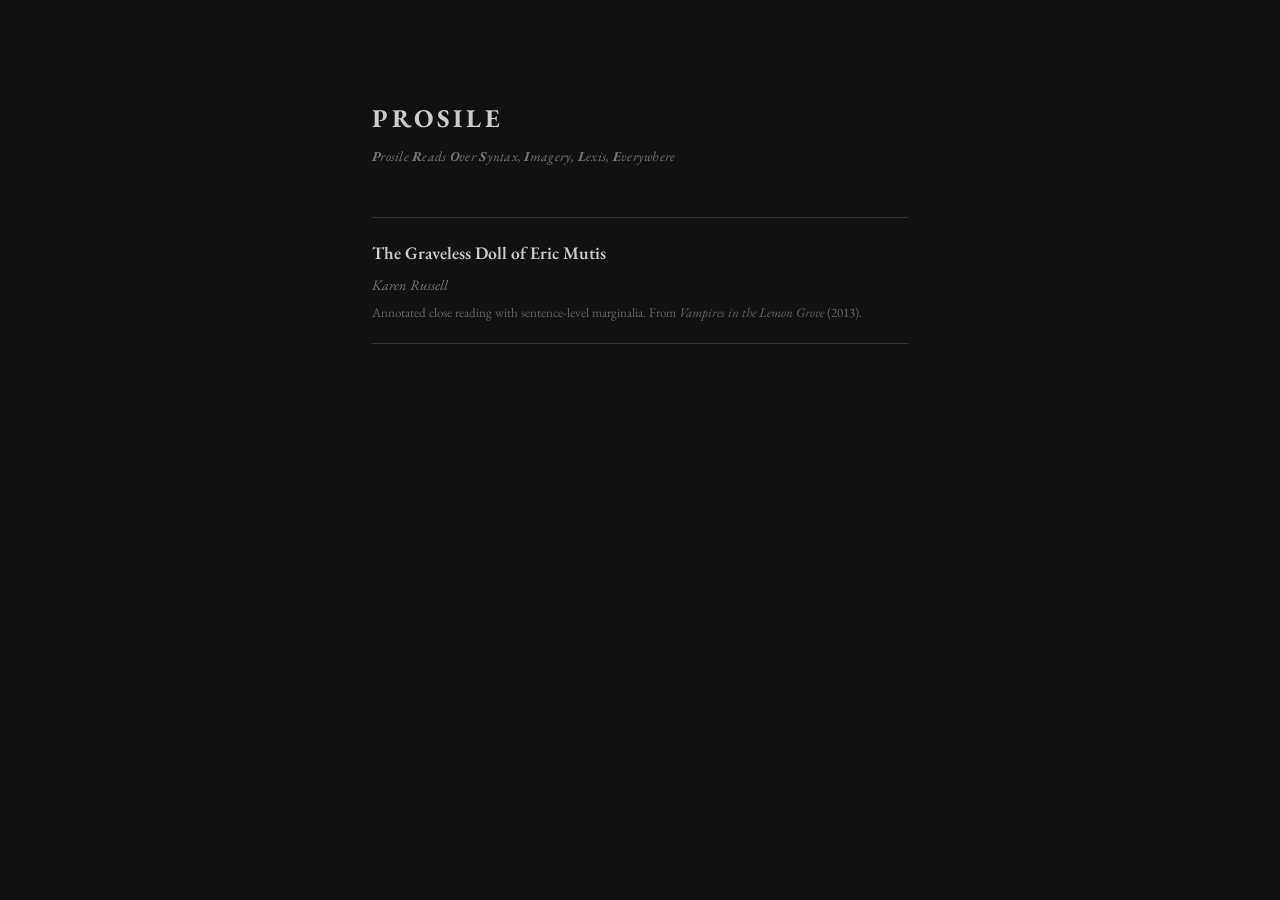
<file: index.html>
<!DOCTYPE html>
<html lang="en">
<head>
<meta charset="UTF-8">
<meta name="viewport" content="width=device-width, initial-scale=1.0">
<title>PROSILE</title>
<link rel="preconnect" href="https://fonts.googleapis.com">
<link rel="preconnect" href="https://fonts.gstatic.com" crossorigin>
<link href="https://fonts.googleapis.com/css2?family=EB+Garamond:ital,wght@0,400;0,600;0,700;1,400&display=swap" rel="stylesheet">
<style>
  :root {
    --text: #ccc;
    --bg: #111;
    --dim: #777;
    --border: #333;
    --hover: rgba(232, 144, 32, 0.5);
  }

  * { margin: 0; padding: 0; box-sizing: border-box; }

  body {
    font-family: 'EB Garamond', Garamond, 'Times New Roman', serif;
    color: var(--text);
    background: var(--bg);
    line-height: 1.75;
    font-size: 18px;
  }

  .container {
    max-width: 600px;
    margin: 0 auto;
    padding: 6rem 2rem 4rem;
  }

  h1 {
    font-size: 1.6rem;
    font-weight: 700;
    letter-spacing: 0.15em;
    margin-bottom: 0.25rem;
  }

  .subtitle {
    font-size: 0.85rem;
    color: var(--dim);
    font-style: italic;
    margin-bottom: 3rem;
    letter-spacing: 0.02em;
  }

  hr {
    border: none;
    border-top: 1px solid var(--border);
    margin: 2rem 0;
  }

  .readings {
    list-style: none;
  }

  .readings li {
    padding: 1.25rem 0;
    border-bottom: 1px solid var(--border);
  }

  .readings li:first-child {
    border-top: 1px solid var(--border);
  }

  .readings a {
    color: var(--text);
    text-decoration: none;
    display: block;
    transition: color 0.2s;
  }

  .readings a:hover {
    color: #fff;
  }

  .readings a:hover .story-title {
    border-bottom-color: var(--hover);
  }

  .story-title {
    font-size: 1.1rem;
    font-weight: 600;
    border-bottom: 1px solid transparent;
    transition: border-color 0.2s;
  }

  .story-author {
    font-size: 0.9rem;
    color: var(--dim);
    font-style: italic;
    margin-top: 0.15rem;
  }

  .story-desc {
    font-size: 0.82rem;
    color: #666;
    margin-top: 0.4rem;
    line-height: 1.5;
  }

  ::selection {
    background: rgba(255, 140, 0, 0.35);
    color: inherit;
  }
</style>
</head>
<body>
<div class="container">

  <h1>PROSILE</h1>
  <p class="subtitle"><strong>P</strong>rosile <strong>R</strong>eads <strong>O</strong>ver <strong>S</strong>yntax, <strong>I</strong>magery, <strong>L</strong>exis, <strong>E</strong>verywhere</p>

  <ul class="readings">
    <li>
      <a href="eric-mutis/">
        <div class="story-title">The Graveless Doll of Eric Mutis</div>
        <div class="story-author">Karen Russell</div>
        <div class="story-desc">Annotated close reading with sentence-level marginalia. From <em>Vampires in the Lemon Grove</em> (2013).</div>
      </a>
    </li>
  </ul>

</div>
</body>
</html>
</file>
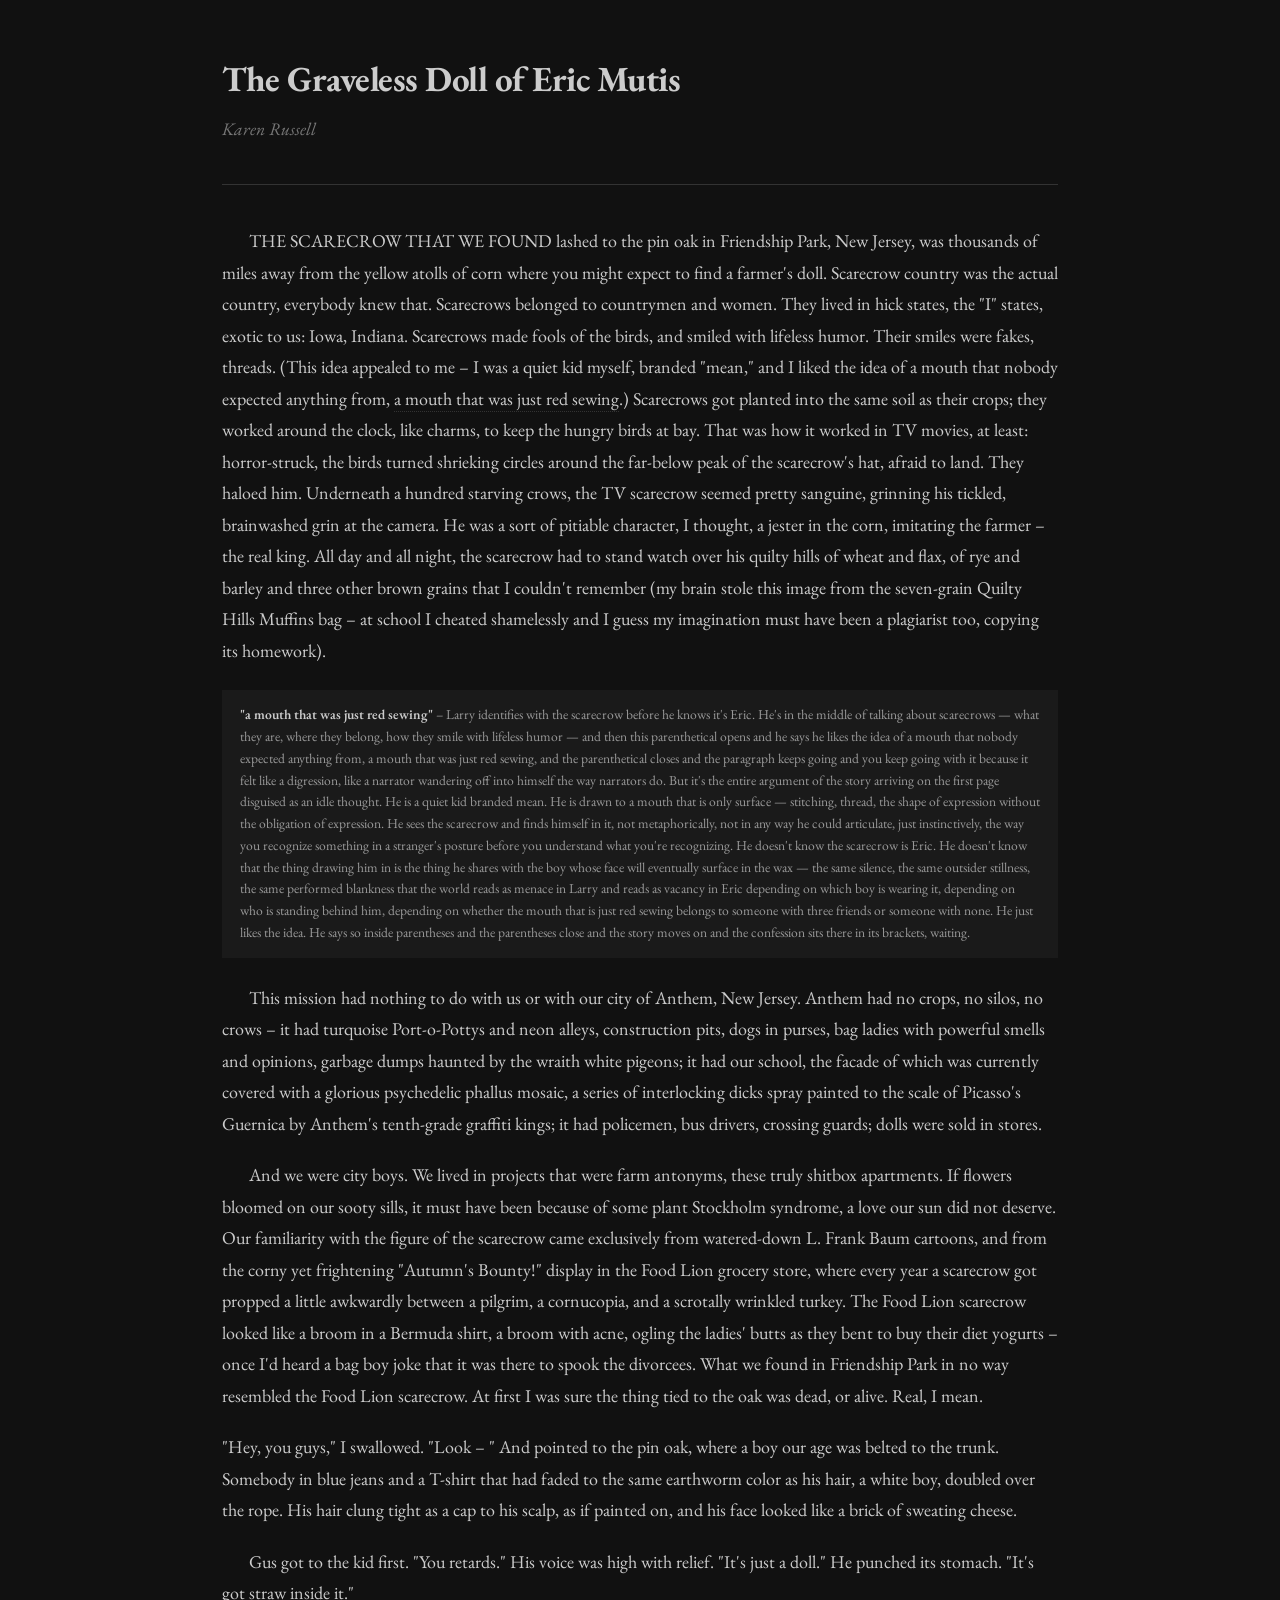
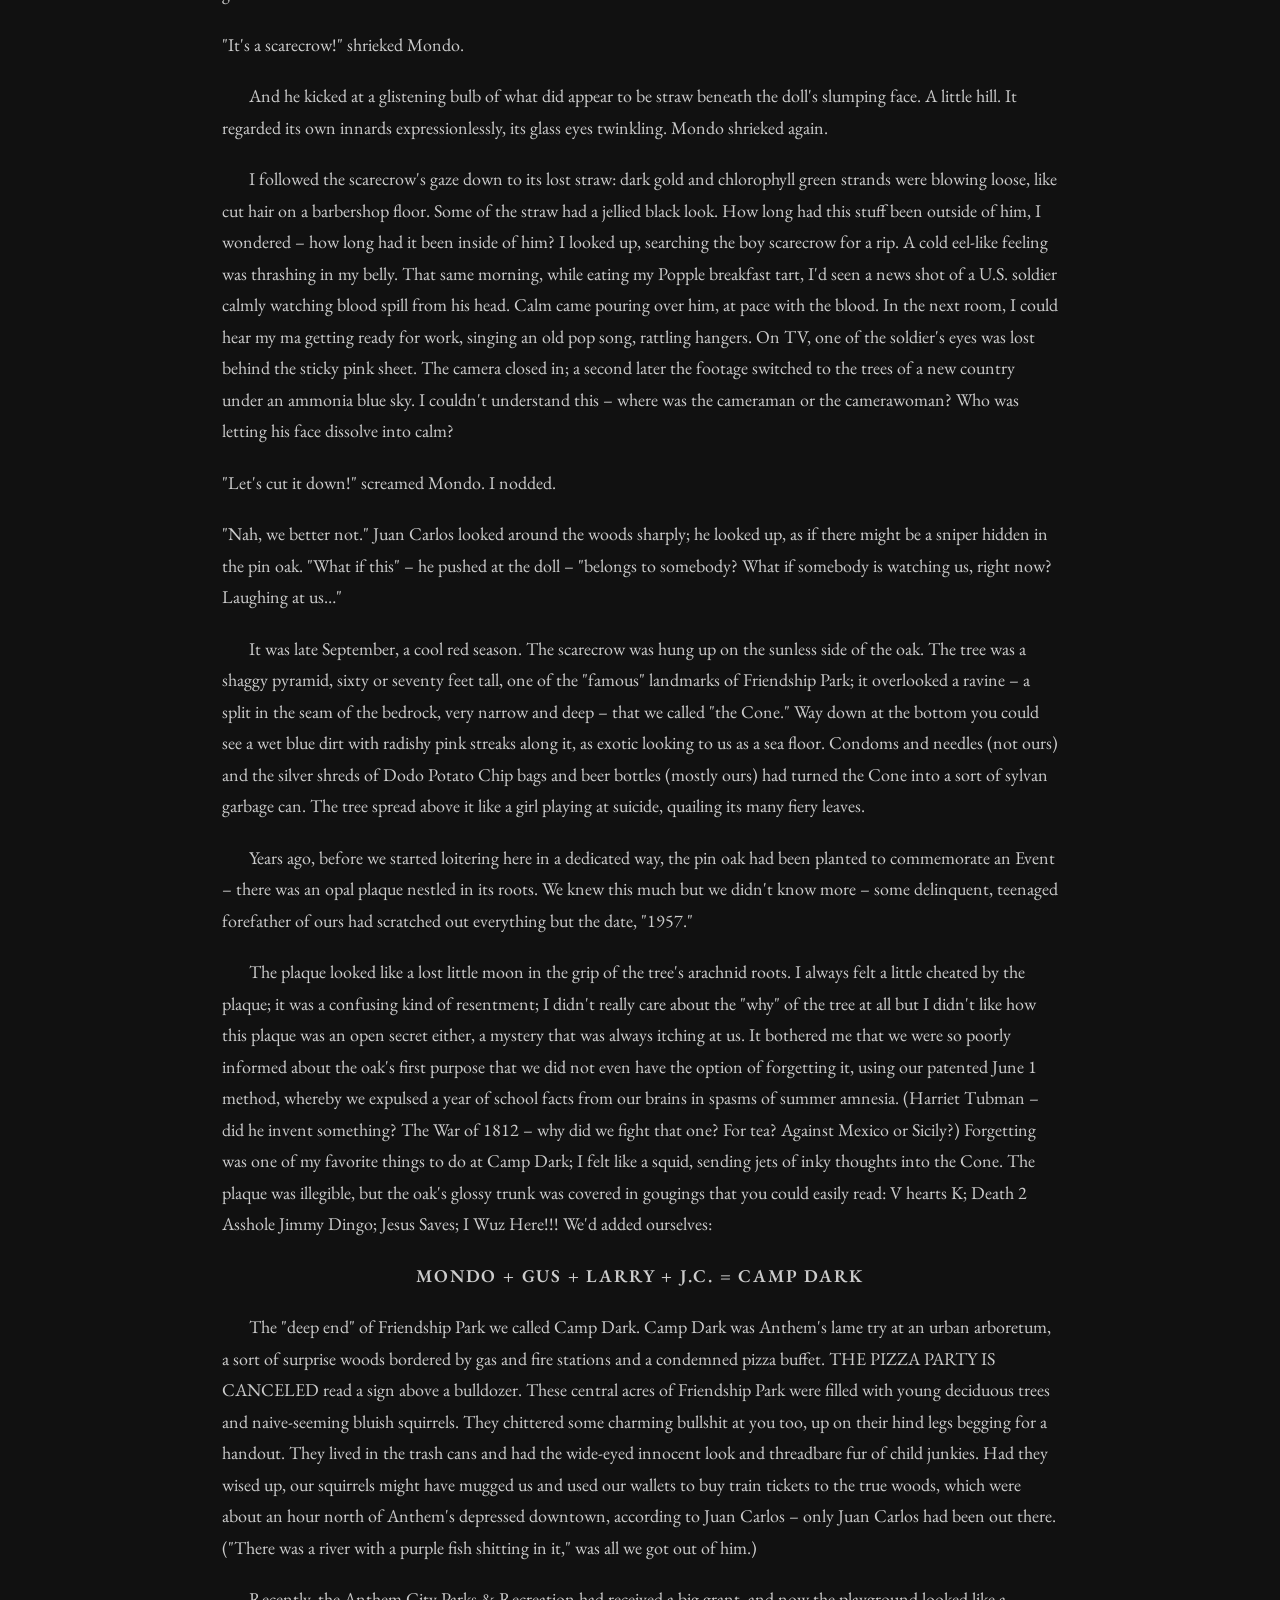
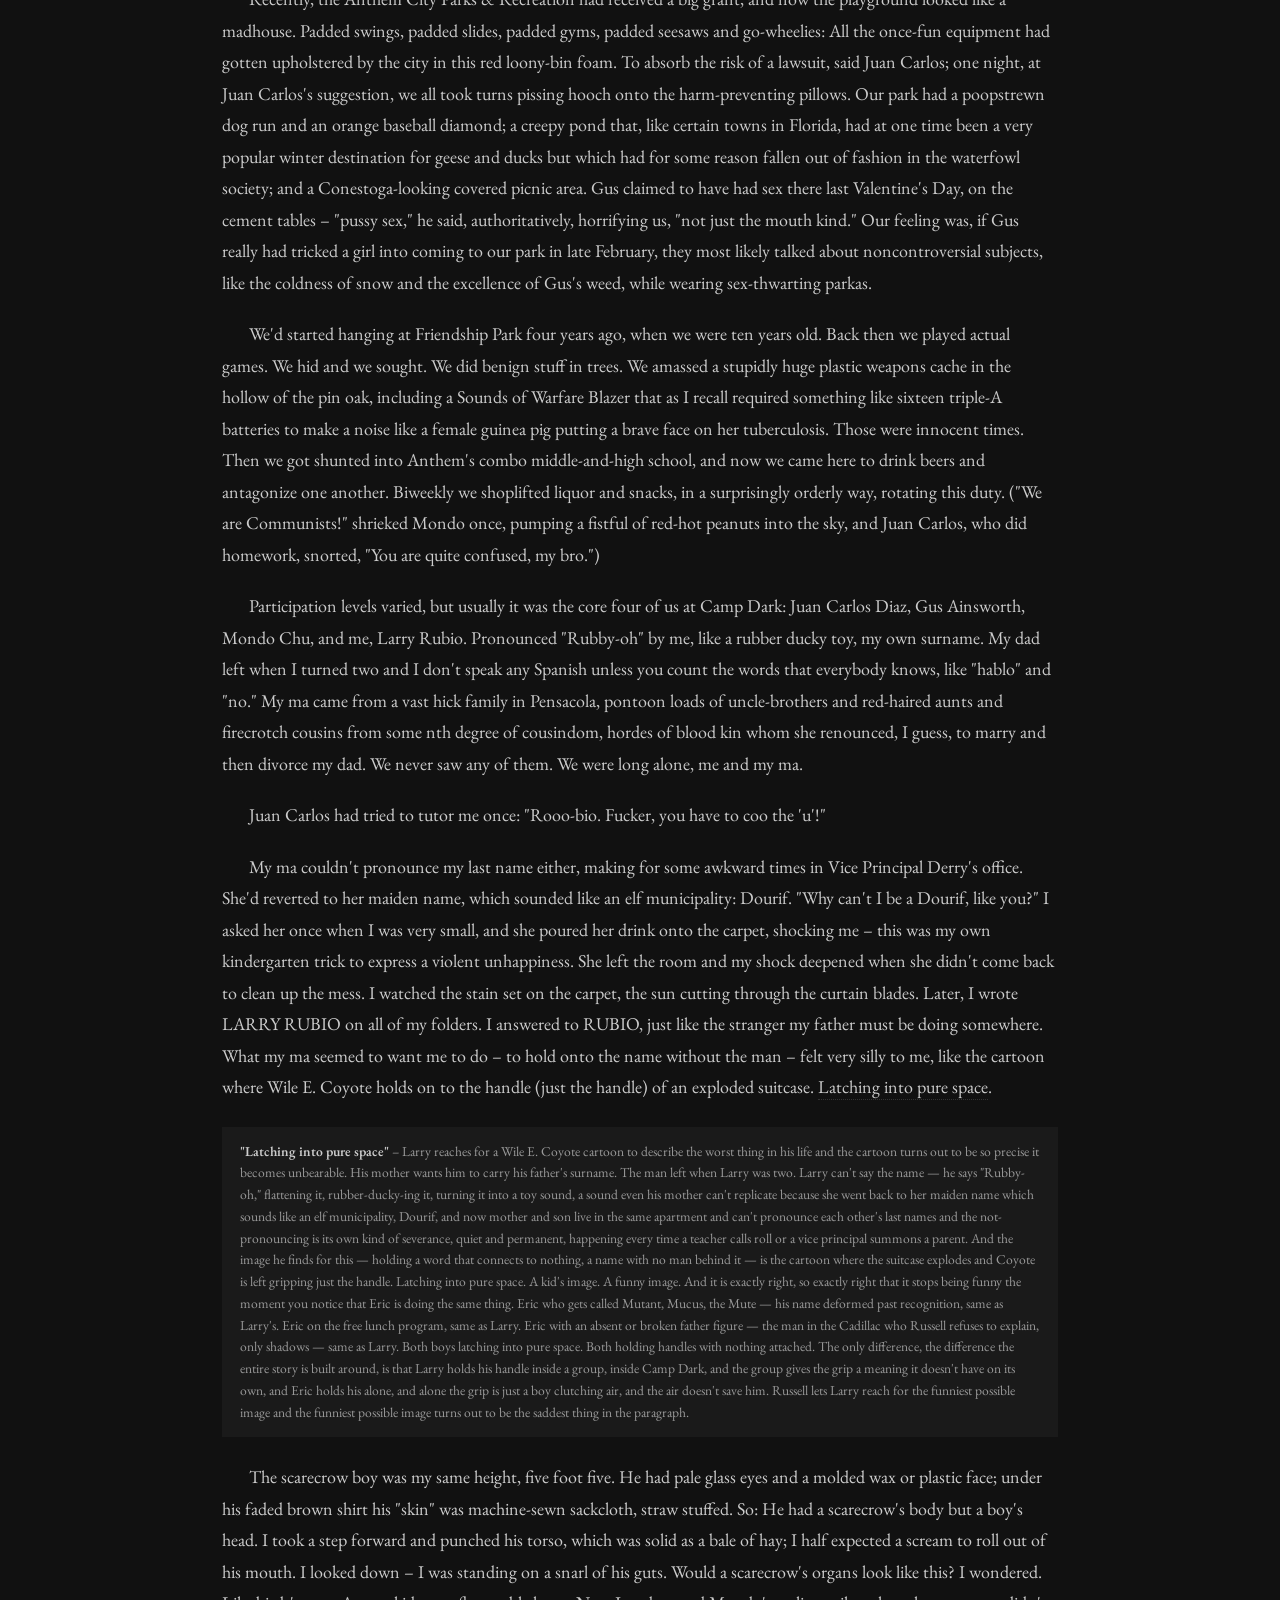
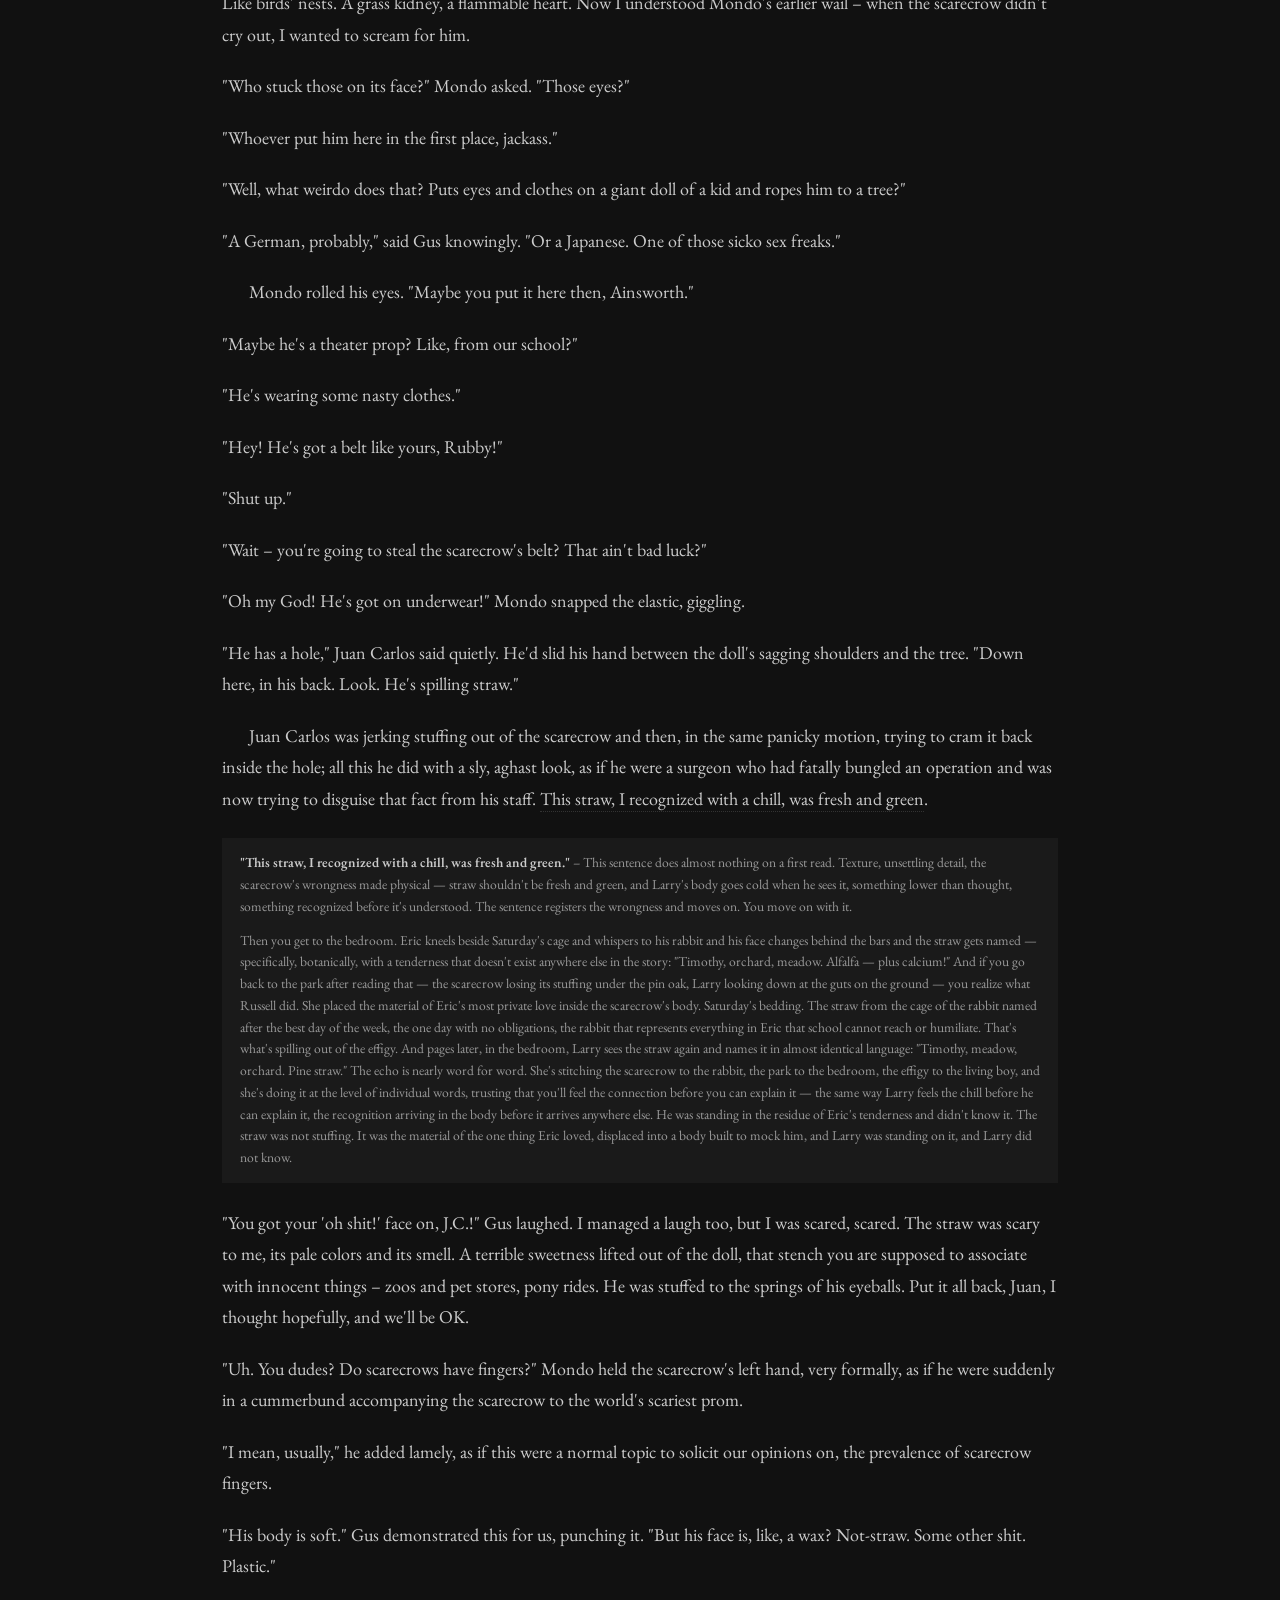
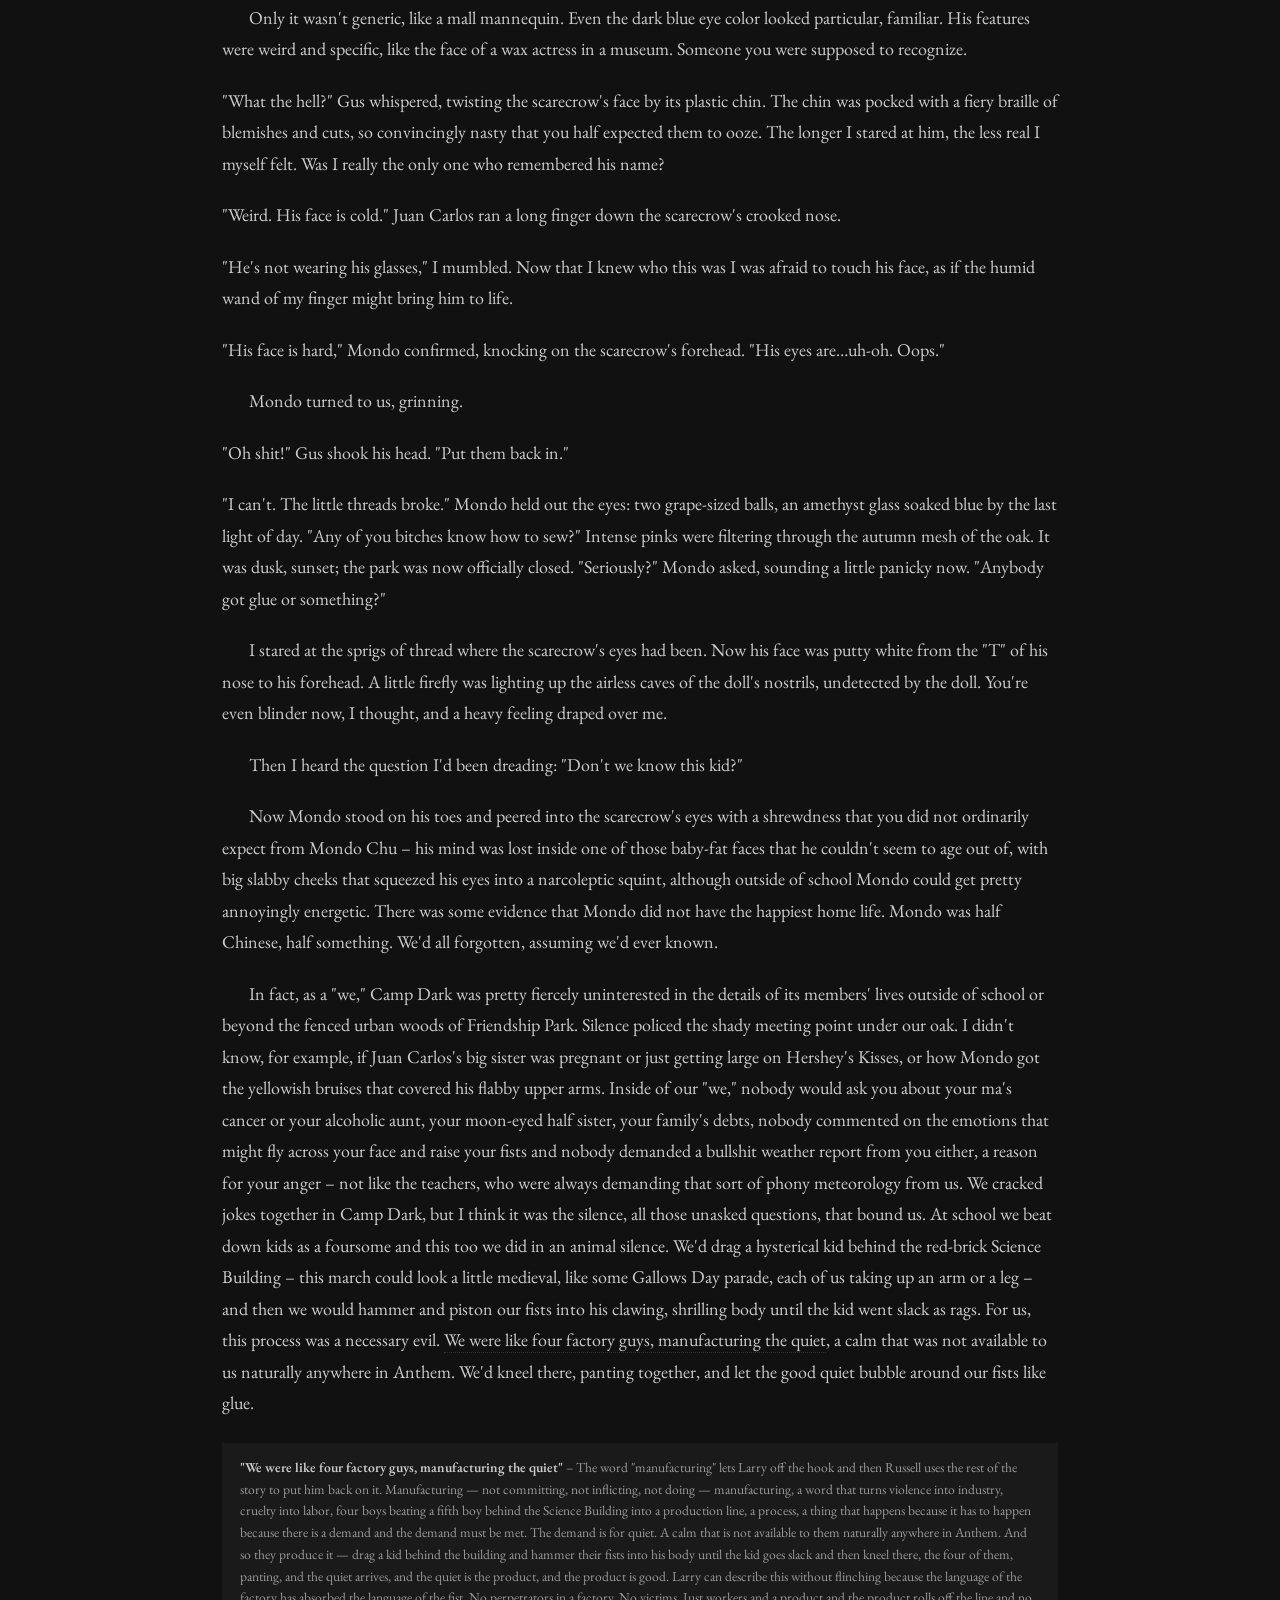
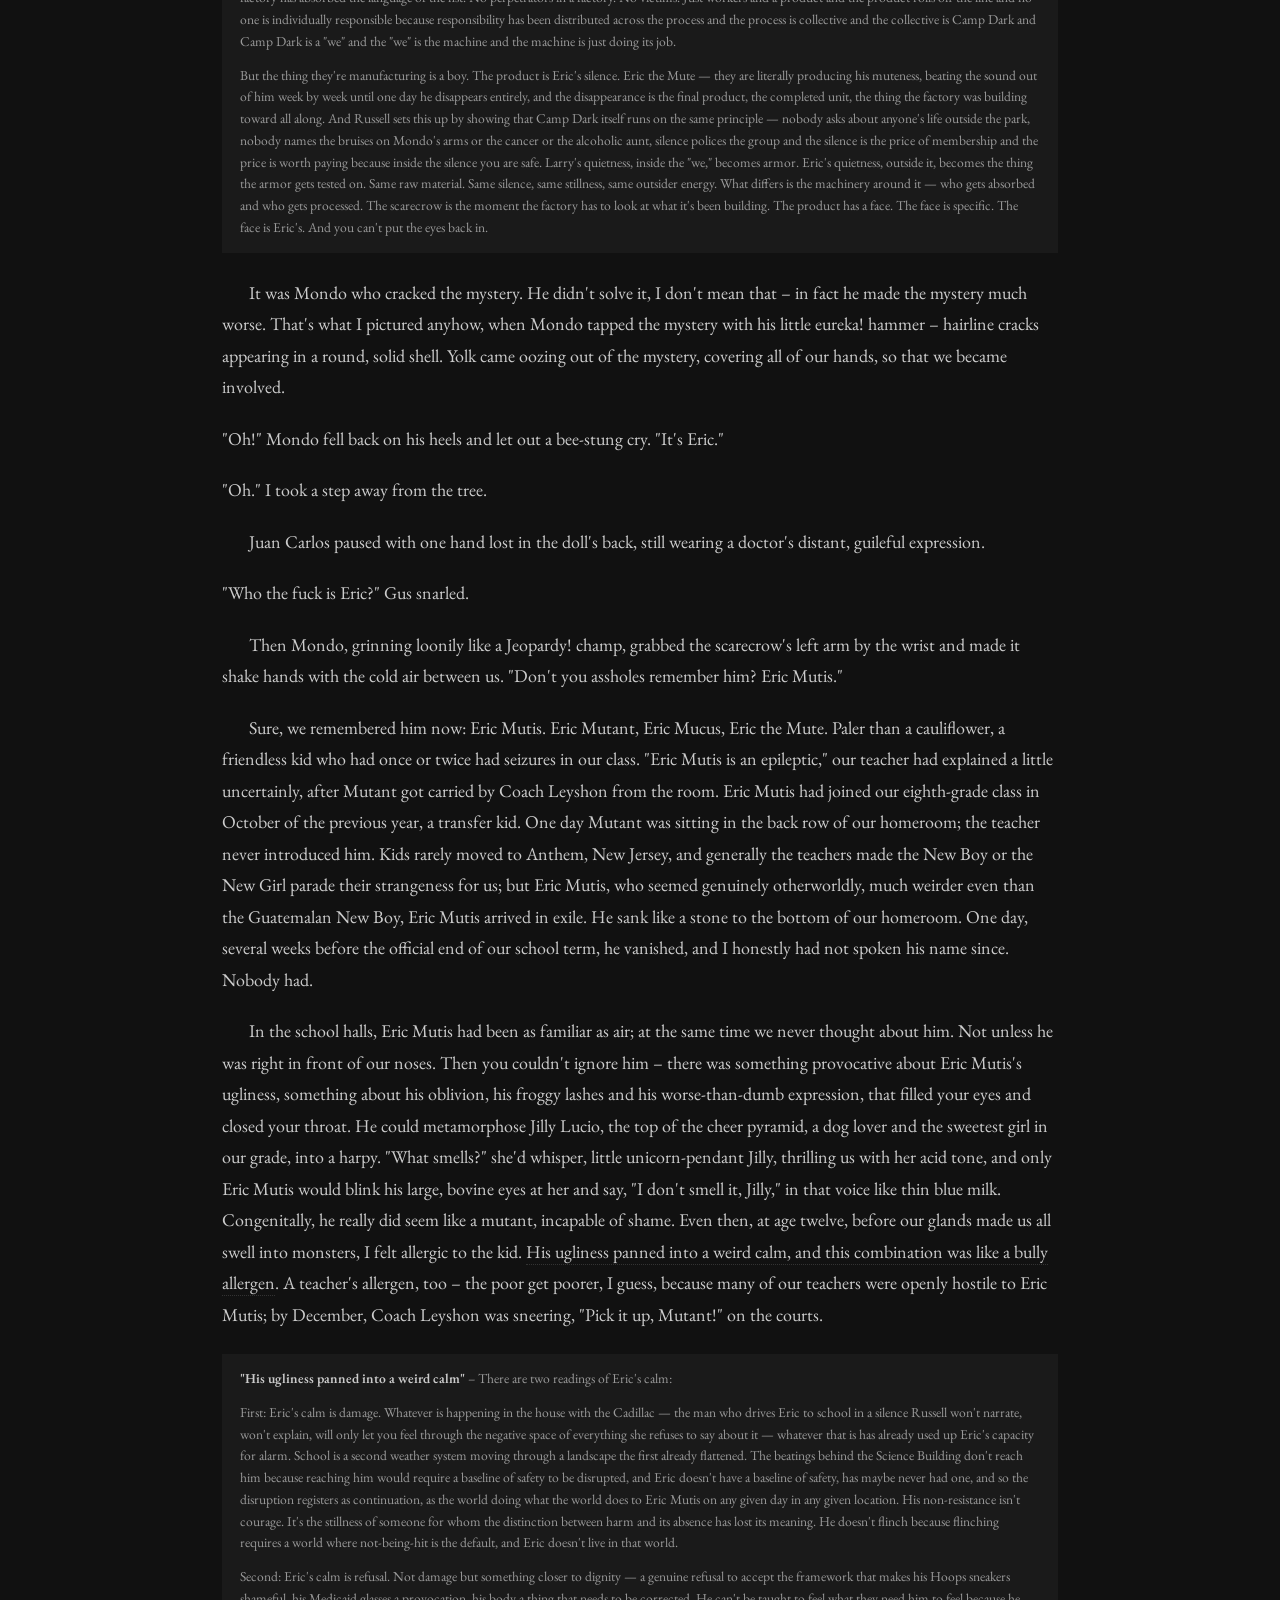
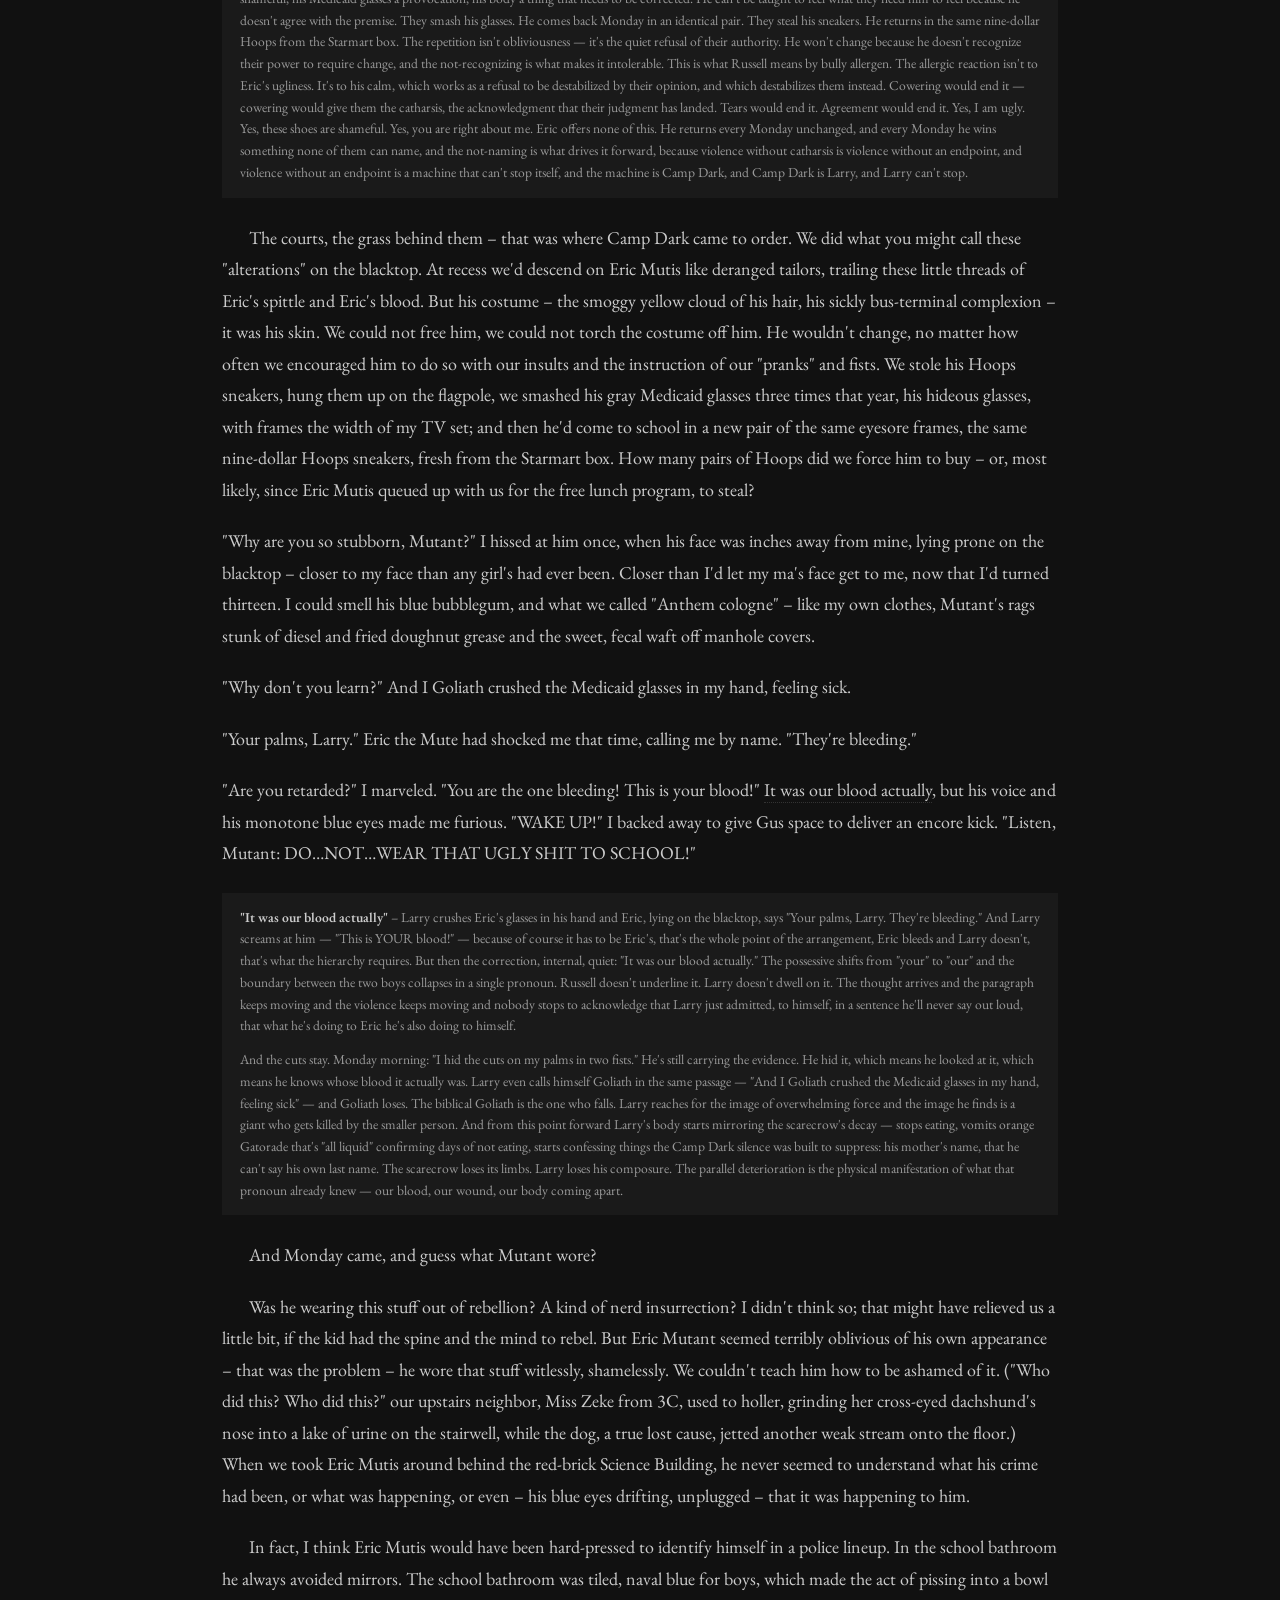
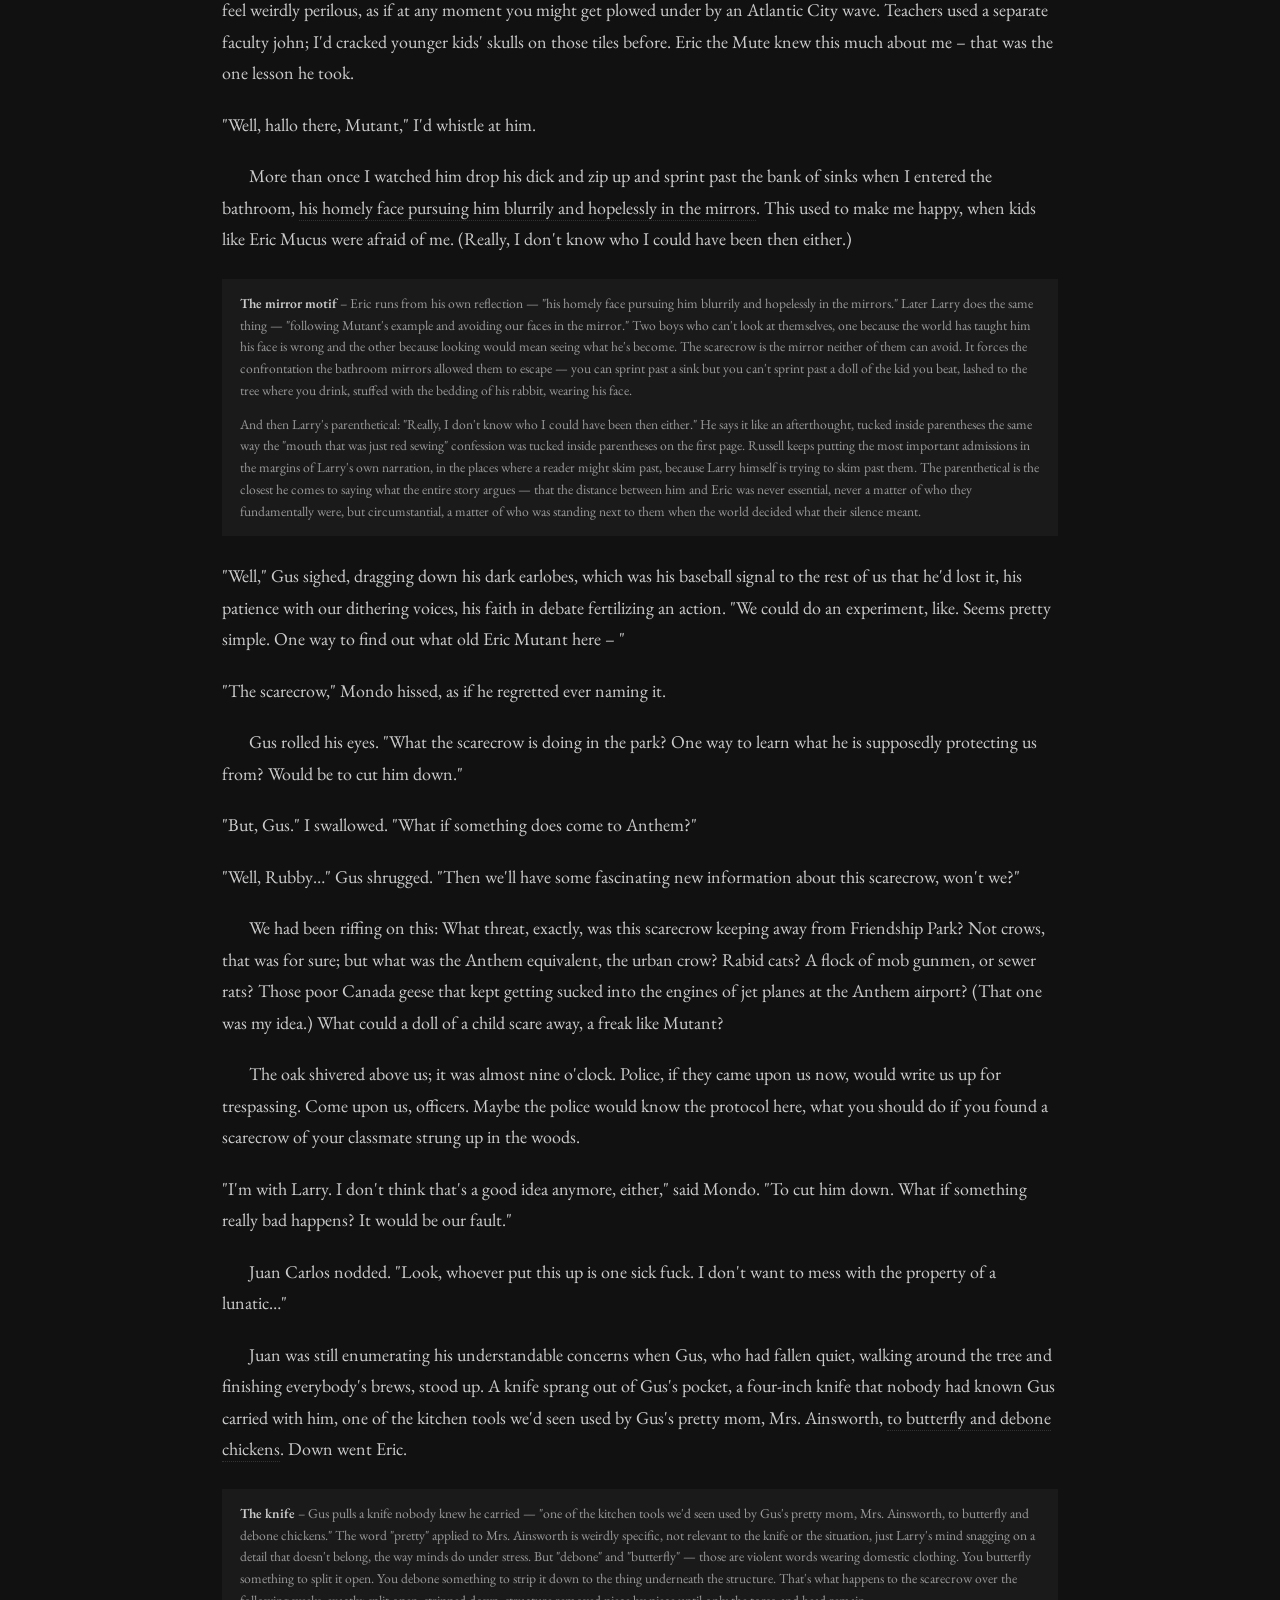
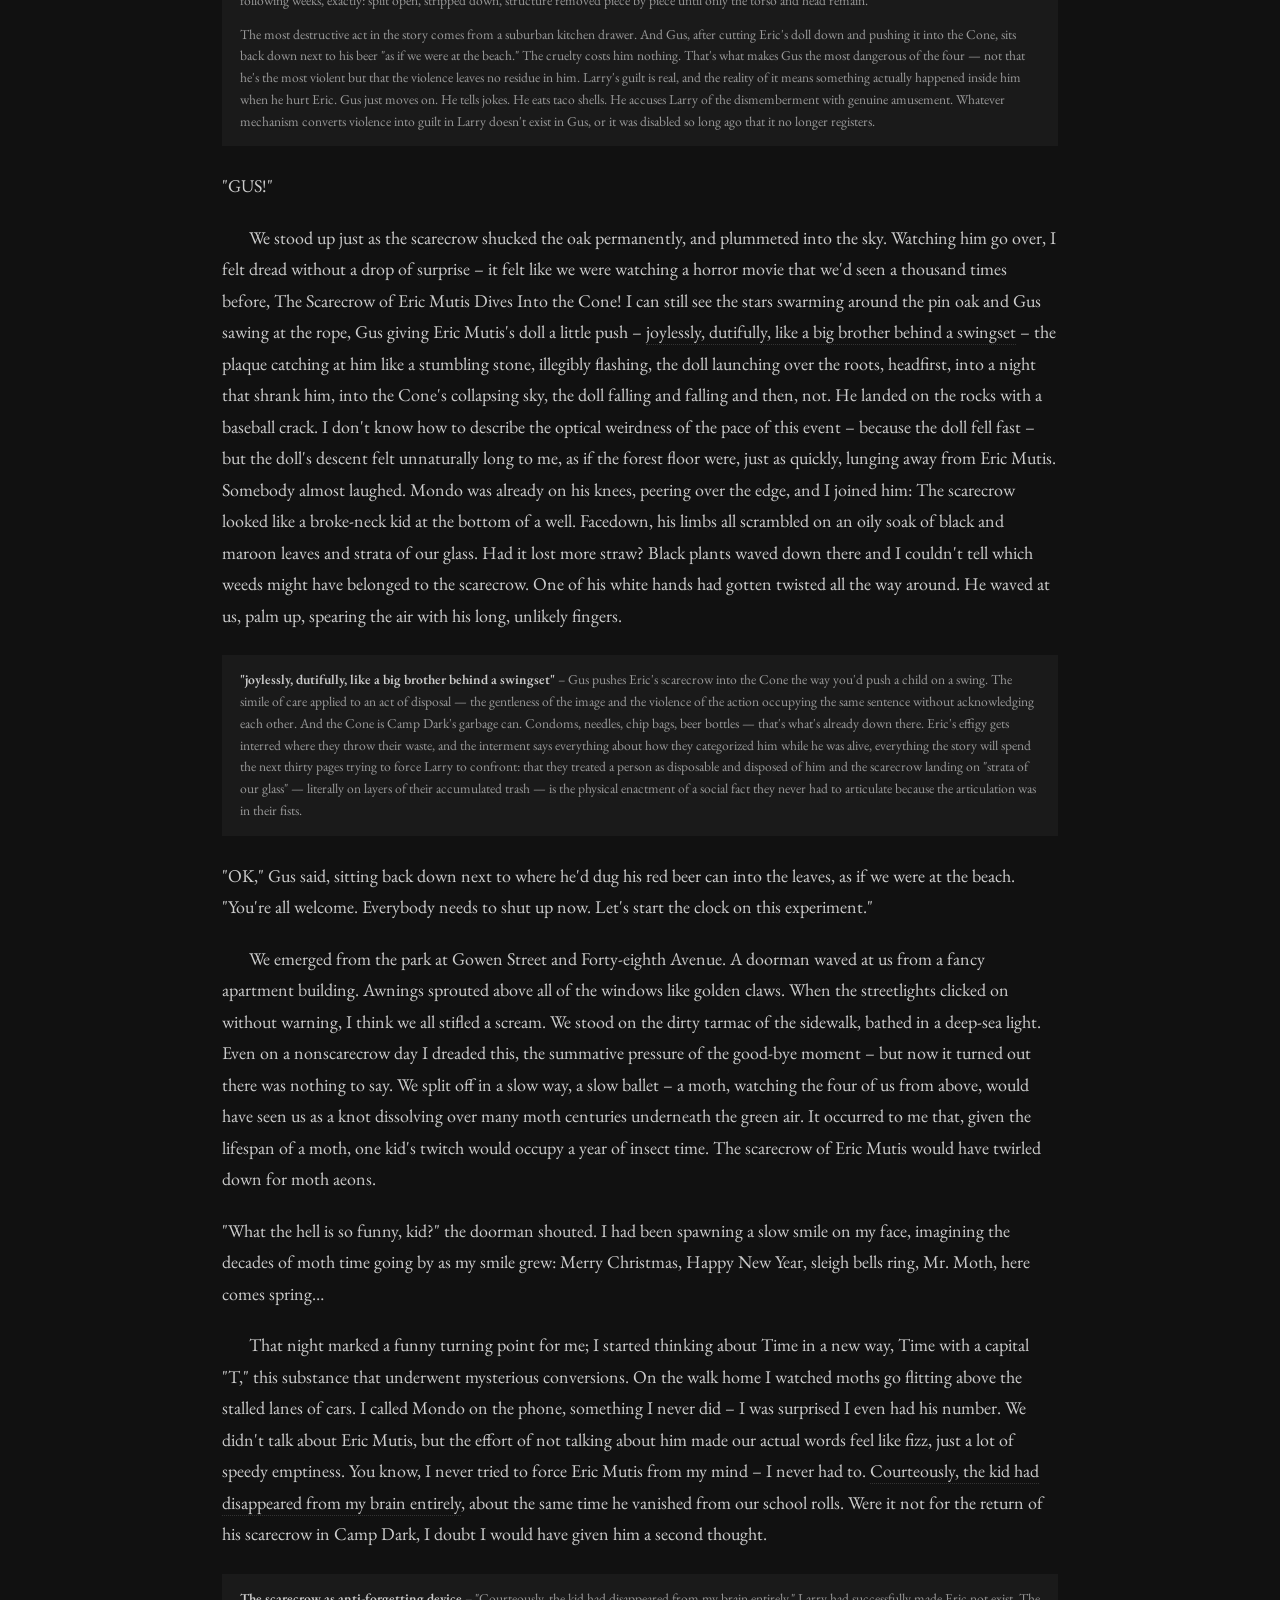
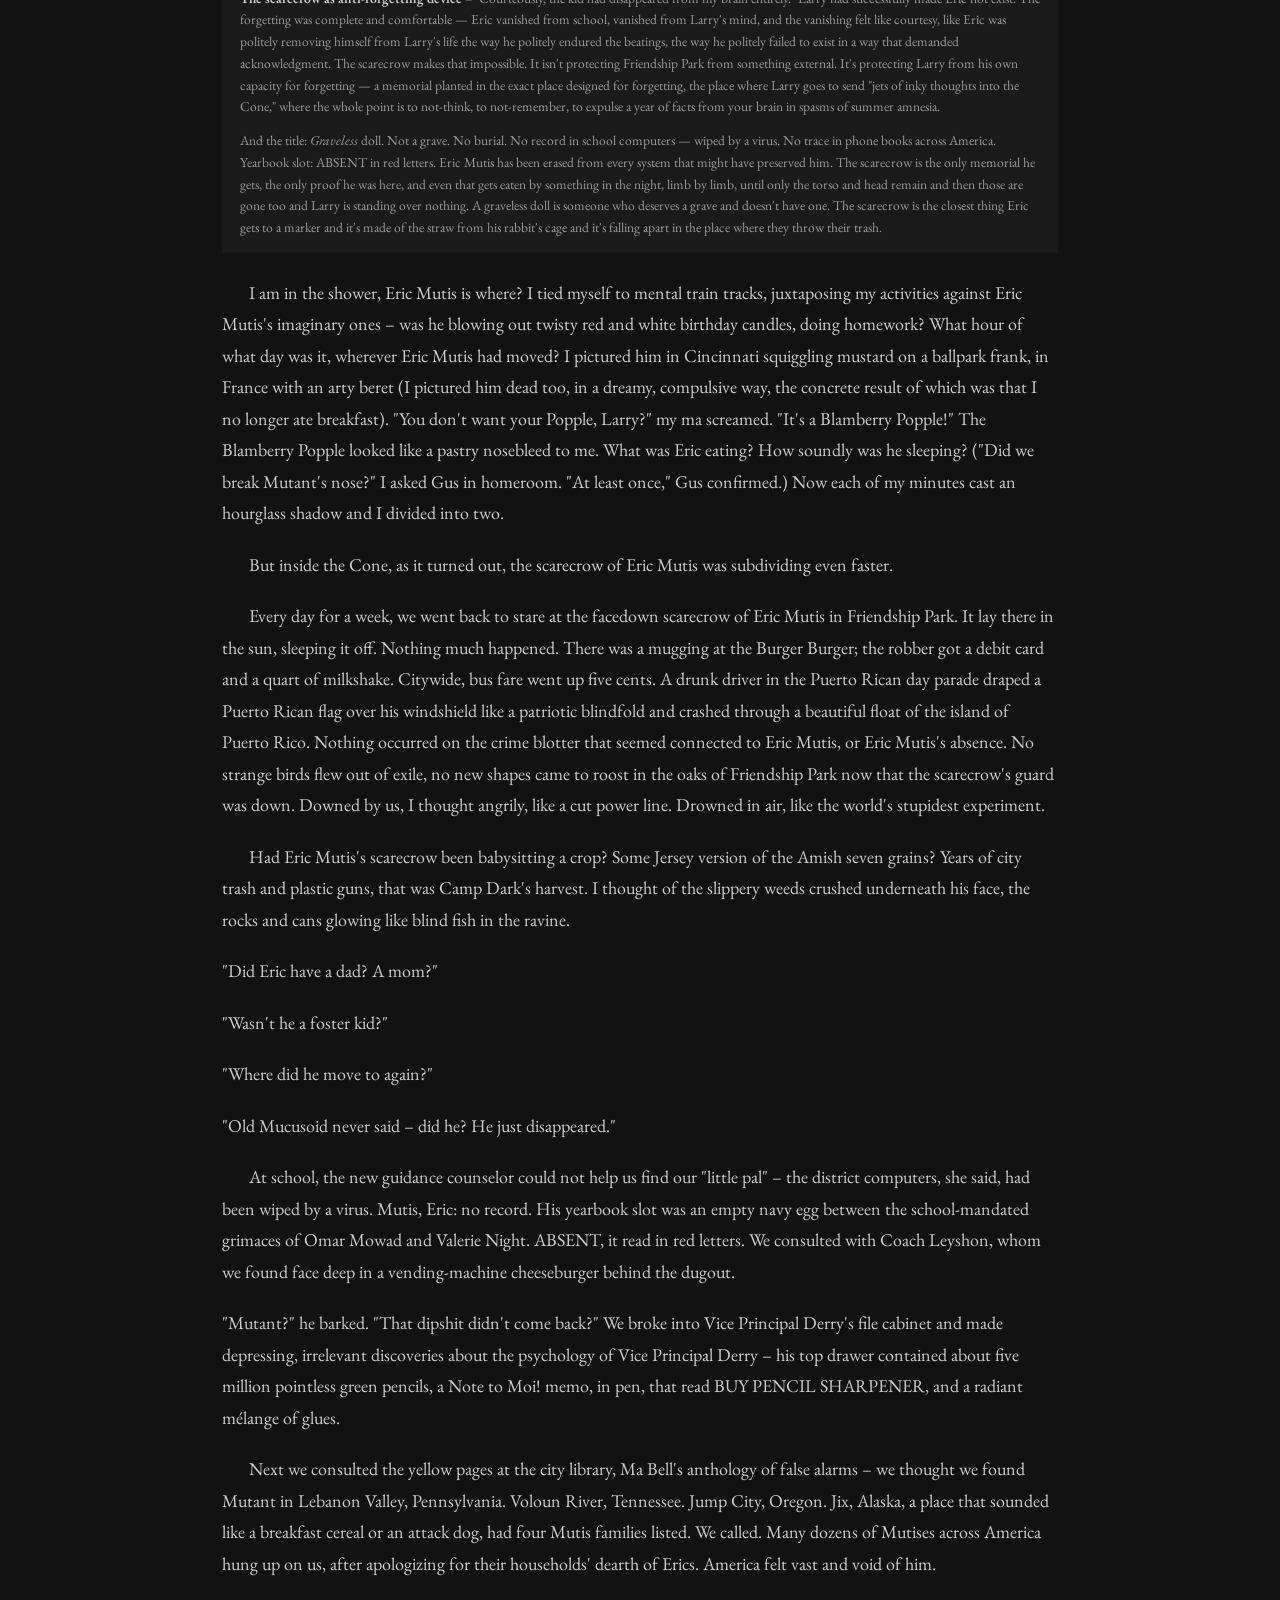
<file: eric-mutis/index.html>
<!DOCTYPE html>
<html lang="en">
<head>
<meta charset="UTF-8">
<meta name="viewport" content="width=device-width, initial-scale=1.0">
<title>The Graveless Doll of Eric Mutis – Close Reading</title>
<link rel="preconnect" href="https://fonts.googleapis.com">
<link rel="preconnect" href="https://fonts.gstatic.com" crossorigin>
<link href="https://fonts.googleapis.com/css2?family=EB+Garamond:ital,wght@0,400;0,600;0,700;1,400&display=swap" rel="stylesheet">
<link rel="stylesheet" href="style.css">
</head>
<body>
<div class="container">
<div class="story-section">

<h1>The Graveless Doll of Eric Mutis</h1>
<p class="byline">Karen Russell</p>

<hr>

<p>THE SCARECROW THAT WE FOUND lashed to the pin oak in Friendship Park, New Jersey, was thousands of miles away from the yellow atolls of corn where you might expect to find a farmer's doll. Scarecrow country was the actual country, everybody knew that. Scarecrows belonged to countrymen and women. They lived in hick states, the "I" states, exotic to us: Iowa, Indiana. Scarecrows made fools of the birds, and smiled with lifeless humor. Their smiles were fakes, threads. (This idea appealed to me – I was a quiet kid myself, branded "mean," and I liked the idea of a mouth that nobody expected anything from, <span class="ref" id="ref-1">a mouth that was just red sewing</span>.) Scarecrows got planted into the same soil as their crops; they worked around the clock, like charms, to keep the hungry birds at bay. That was how it worked in TV movies, at least: horror-struck, the birds turned shrieking circles around the far-below peak of the scarecrow's hat, afraid to land. They haloed him. Underneath a hundred starving crows, the TV scarecrow seemed pretty sanguine, grinning his tickled, brainwashed grin at the camera. He was a sort of pitiable character, I thought, a jester in the corn, imitating the farmer – the real king. All day and all night, the scarecrow had to stand watch over his quilty hills of wheat and flax, of rye and barley and three other brown grains that I couldn't remember (my brain stole this image from the seven-grain Quilty Hills Muffins bag – at school I cheated shamelessly and I guess my imagination must have been a plagiarist too, copying its homework).</p>

<aside class="marginalia" id="bookmark-1">
</aside>

<p>This mission had nothing to do with us or with our city of Anthem, New Jersey. Anthem had no crops, no silos, no crows – it had turquoise Port-o-Pottys and neon alleys, construction pits, dogs in purses, bag ladies with powerful smells and opinions, garbage dumps haunted by the wraith white pigeons; it had our school, the facade of which was currently covered with a glorious psychedelic phallus mosaic, a series of interlocking dicks spray painted to the scale of Picasso's Guernica by Anthem's tenth-grade graffiti kings; it had policemen, bus drivers, crossing guards; dolls were sold in stores.</p>

<p>And we were city boys. We lived in projects that were farm antonyms, these truly shitbox apartments. If flowers bloomed on our sooty sills, it must have been because of some plant Stockholm syndrome, a love our sun did not deserve. Our familiarity with the figure of the scarecrow came exclusively from watered-down L. Frank Baum cartoons, and from the corny yet frightening "Autumn's Bounty!" display in the Food Lion grocery store, where every year a scarecrow got propped a little awkwardly between a pilgrim, a cornucopia, and a scrotally wrinkled turkey. The Food Lion scarecrow looked like a broom in a Bermuda shirt, a broom with acne, ogling the ladies' butts as they bent to buy their diet yogurts – once I'd heard a bag boy joke that it was there to spook the divorcees. What we found in Friendship Park in no way resembled the Food Lion scarecrow. At first I was sure the thing tied to the oak was dead, or alive. Real, I mean.</p>

<p style="text-indent:0">"Hey, you guys," I swallowed. "Look – " And pointed to the pin oak, where a boy our age was belted to the trunk. Somebody in blue jeans and a T-shirt that had faded to the same earthworm color as his hair, a white boy, doubled over the rope. His hair clung tight as a cap to his scalp, as if painted on, and his face looked like a brick of sweating cheese.</p>

<p>Gus got to the kid first. "You retards." His voice was high with relief. "It's just a doll." He punched its stomach. "It's got straw inside it."</p>

<p style="text-indent:0">"It's a scarecrow!" shrieked Mondo.</p>

<p>And he kicked at a glistening bulb of what did appear to be straw beneath the doll's slumping face. A little hill. It regarded its own innards expressionlessly, its glass eyes twinkling. Mondo shrieked again.</p>

<p>I followed the scarecrow's gaze down to its lost straw: dark gold and chlorophyll green strands were blowing loose, like cut hair on a barbershop floor. Some of the straw had a jellied black look. How long had this stuff been outside of him, I wondered – how long had it been inside of him? I looked up, searching the boy scarecrow for a rip. A cold eel-like feeling was thrashing in my belly. That same morning, while eating my Popple breakfast tart, I'd seen a news shot of a U.S. soldier calmly watching blood spill from his head. Calm came pouring over him, at pace with the blood. In the next room, I could hear my ma getting ready for work, singing an old pop song, rattling hangers. On TV, one of the soldier's eyes was lost behind the sticky pink sheet. The camera closed in; a second later the footage switched to the trees of a new country under an ammonia blue sky. I couldn't understand this – where was the cameraman or the camerawoman? Who was letting his face dissolve into calm?</p>

<p style="text-indent:0">"Let's cut it down!" screamed Mondo. I nodded.</p>

<p style="text-indent:0">"Nah, we better not." Juan Carlos looked around the woods sharply; he looked up, as if there might be a sniper hidden in the pin oak. "What if this" – he pushed at the doll – "belongs to somebody? What if somebody is watching us, right now? Laughing at us…"</p>

<p>It was late September, a cool red season. The scarecrow was hung up on the sunless side of the oak. The tree was a shaggy pyramid, sixty or seventy feet tall, one of the "famous" landmarks of Friendship Park; it overlooked a ravine – a split in the seam of the bedrock, very narrow and deep – that we called "the Cone." Way down at the bottom you could see a wet blue dirt with radishy pink streaks along it, as exotic looking to us as a sea floor. Condoms and needles (not ours) and the silver shreds of Dodo Potato Chip bags and beer bottles (mostly ours) had turned the Cone into a sort of sylvan garbage can. The tree spread above it like a girl playing at suicide, quailing its many fiery leaves.</p>

<p>Years ago, before we started loitering here in a dedicated way, the pin oak had been planted to commemorate an Event – there was an opal plaque nestled in its roots. We knew this much but we didn't know more – some delinquent, teenaged forefather of ours had scratched out everything but the date, "1957."</p>

<p>The plaque looked like a lost little moon in the grip of the tree's arachnid roots. I always felt a little cheated by the plaque; it was a confusing kind of resentment; I didn't really care about the "why" of the tree at all but I didn't like how this plaque was an open secret either, a mystery that was always itching at us. It bothered me that we were so poorly informed about the oak's first purpose that we did not even have the option of forgetting it, using our patented June 1 method, whereby we expulsed a year of school facts from our brains in spasms of summer amnesia. (Harriet Tubman – did he invent something? The War of 1812 – why did we fight that one? For tea? Against Mexico or Sicily?) Forgetting was one of my favorite things to do at Camp Dark; I felt like a squid, sending jets of inky thoughts into the Cone. The plaque was illegible, but the oak's glossy trunk was covered in gougings that you could easily read: V hearts K; Death 2 Asshole Jimmy Dingo; Jesus Saves; I Wuz Here!!! We'd added ourselves:</p>

<p style="text-align:center; text-indent:0; font-weight:600; letter-spacing:0.1em;">MONDO + GUS + LARRY + J.C. = CAMP DARK</p>

<p>The "deep end" of Friendship Park we called Camp Dark. Camp Dark was Anthem's lame try at an urban arboretum, a sort of surprise woods bordered by gas and fire stations and a condemned pizza buffet. THE PIZZA PARTY IS CANCELED read a sign above a bulldozer. These central acres of Friendship Park were filled with young deciduous trees and naive-seeming bluish squirrels. They chittered some charming bullshit at you too, up on their hind legs begging for a handout. They lived in the trash cans and had the wide-eyed innocent look and threadbare fur of child junkies. Had they wised up, our squirrels might have mugged us and used our wallets to buy train tickets to the true woods, which were about an hour north of Anthem's depressed downtown, according to Juan Carlos – only Juan Carlos had been out there. ("There was a river with a purple fish shitting in it," was all we got out of him.)</p>

<p>Recently, the Anthem City Parks & Recreation had received a big grant, and now the playground looked like a madhouse. Padded swings, padded slides, padded gyms, padded seesaws and go-wheelies: All the once-fun equipment had gotten upholstered by the city in this red loony-bin foam. To absorb the risk of a lawsuit, said Juan Carlos; one night, at Juan Carlos's suggestion, we all took turns pissing hooch onto the harm-preventing pillows. Our park had a poopstrewn dog run and an orange baseball diamond; a creepy pond that, like certain towns in Florida, had at one time been a very popular winter destination for geese and ducks but which had for some reason fallen out of fashion in the waterfowl society; and a Conestoga-looking covered picnic area. Gus claimed to have had sex there last Valentine's Day, on the cement tables – "pussy sex," he said, authoritatively, horrifying us, "not just the mouth kind." Our feeling was, if Gus really had tricked a girl into coming to our park in late February, they most likely talked about noncontroversial subjects, like the coldness of snow and the excellence of Gus's weed, while wearing sex-thwarting parkas.</p>

<p>We'd started hanging at Friendship Park four years ago, when we were ten years old. Back then we played actual games. We hid and we sought. We did benign stuff in trees. We amassed a stupidly huge plastic weapons cache in the hollow of the pin oak, including a Sounds of Warfare Blazer that as I recall required something like sixteen triple-A batteries to make a noise like a female guinea pig putting a brave face on her tuberculosis. Those were innocent times. Then we got shunted into Anthem's combo middle-and-high school, and now we came here to drink beers and antagonize one another. Biweekly we shoplifted liquor and snacks, in a surprisingly orderly way, rotating this duty. ("We are Communists!" shrieked Mondo once, pumping a fistful of red-hot peanuts into the sky, and Juan Carlos, who did homework, snorted, "You are quite confused, my bro.")</p>

<p>Participation levels varied, but usually it was the core four of us at Camp Dark: Juan Carlos Diaz, Gus Ainsworth, Mondo Chu, and me, Larry Rubio. Pronounced "Rubby-oh" by me, like a rubber ducky toy, my own surname. My dad left when I turned two and I don't speak any Spanish unless you count the words that everybody knows, like "hablo" and "no." My ma came from a vast hick family in Pensacola, pontoon loads of uncle-brothers and red-haired aunts and firecrotch cousins from some nth degree of cousindom, hordes of blood kin whom she renounced, I guess, to marry and then divorce my dad. We never saw any of them. We were long alone, me and my ma.</p>

<p>Juan Carlos had tried to tutor me once: "Rooo-bio. Fucker, you have to coo the 'u'!"</p>

<p>My ma couldn't pronounce my last name either, making for some awkward times in Vice Principal Derry's office. She'd reverted to her maiden name, which sounded like an elf municipality: Dourif. "Why can't I be a Dourif, like you?" I asked her once when I was very small, and she poured her drink onto the carpet, shocking me – this was my own kindergarten trick to express a violent unhappiness. She left the room and my shock deepened when she didn't come back to clean up the mess. I watched the stain set on the carpet, the sun cutting through the curtain blades. Later, I wrote LARRY RUBIO on all of my folders. I answered to RUBIO, just like the stranger my father must be doing somewhere. What my ma seemed to want me to do – to hold onto the name without the man – felt very silly to me, like the cartoon where Wile E. Coyote holds on to the handle (just the handle) of an exploded suitcase. <span class="ref" id="ref-2">Latching into pure space</span>.</p>

<aside class="marginalia" id="bookmark-2">
</aside>

<p>The scarecrow boy was my same height, five foot five. He had pale glass eyes and a molded wax or plastic face; under his faded brown shirt his "skin" was machine-sewn sackcloth, straw stuffed. So: He had a scarecrow's body but a boy's head. I took a step forward and punched his torso, which was solid as a bale of hay; I half expected a scream to roll out of his mouth. I looked down – I was standing on a snarl of his guts. Would a scarecrow's organs look like this? I wondered. Like birds' nests. A grass kidney, a flammable heart. Now I understood Mondo's earlier wail – when the scarecrow didn't cry out, I wanted to scream for him.</p>

<p style="text-indent:0">"Who stuck those on its face?" Mondo asked. "Those eyes?"</p>

<p style="text-indent:0">"Whoever put him here in the first place, jackass."</p>

<p style="text-indent:0">"Well, what weirdo does that? Puts eyes and clothes on a giant doll of a kid and ropes him to a tree?"</p>

<p style="text-indent:0">"A German, probably," said Gus knowingly. "Or a Japanese. One of those sicko sex freaks."</p>

<p>Mondo rolled his eyes. "Maybe you put it here then, Ainsworth."</p>

<p style="text-indent:0">"Maybe he's a theater prop? Like, from our school?"</p>

<p style="text-indent:0">"He's wearing some nasty clothes."</p>

<p style="text-indent:0">"Hey! He's got a belt like yours, Rubby!"</p>

<p style="text-indent:0">"Shut up."</p>

<p style="text-indent:0">"Wait – you're going to steal the scarecrow's belt? That ain't bad luck?"</p>

<p style="text-indent:0">"Oh my God! He's got on underwear!" Mondo snapped the elastic, giggling.</p>

<p style="text-indent:0">"He has a hole," Juan Carlos said quietly. He'd slid his hand between the doll's sagging shoulders and the tree. "Down here, in his back. Look. He's spilling straw."</p>

<p>Juan Carlos was jerking stuffing out of the scarecrow and then, in the same panicky motion, trying to cram it back inside the hole; all this he did with a sly, aghast look, as if he were a surgeon who had fatally bungled an operation and was now trying to disguise that fact from his staff. <span class="ref" id="ref-3">This straw, I recognized with a chill, was fresh and green</span>.</p>

<aside class="marginalia" id="bookmark-3">
</aside>

<p style="text-indent:0">"You got your 'oh shit!' face on, J.C.!" Gus laughed. I managed a laugh too, but I was scared, scared. The straw was scary to me, its pale colors and its smell. A terrible sweetness lifted out of the doll, that stench you are supposed to associate with innocent things – zoos and pet stores, pony rides. He was stuffed to the springs of his eyeballs. Put it all back, Juan, I thought hopefully, and we'll be OK.</p>

<p style="text-indent:0">"Uh. You dudes? Do scarecrows have fingers?" Mondo held the scarecrow's left hand, very formally, as if he were suddenly in a cummerbund accompanying the scarecrow to the world's scariest prom.</p>

<p style="text-indent:0">"I mean, usually," he added lamely, as if this were a normal topic to solicit our opinions on, the prevalence of scarecrow fingers.</p>

<p style="text-indent:0">"His body is soft." Gus demonstrated this for us, punching it. "But his face is, like, a wax? Not-straw. Some other shit. Plastic."</p>

<p>Only it wasn't generic, like a mall mannequin. Even the dark blue eye color looked particular, familiar. His features were weird and specific, like the face of a wax actress in a museum. Someone you were supposed to recognize.</p>

<p style="text-indent:0">"What the hell?" Gus whispered, twisting the scarecrow's face by its plastic chin. The chin was pocked with a fiery braille of blemishes and cuts, so convincingly nasty that you half expected them to ooze. The longer I stared at him, the less real I myself felt. Was I really the only one who remembered his name?</p>

<p style="text-indent:0">"Weird. His face is cold." Juan Carlos ran a long finger down the scarecrow's crooked nose.</p>

<p style="text-indent:0">"He's not wearing his glasses," I mumbled. Now that I knew who this was I was afraid to touch his face, as if the humid wand of my finger might bring him to life.</p>

<p style="text-indent:0">"His face is hard," Mondo confirmed, knocking on the scarecrow's forehead. "His eyes are…uh-oh. Oops."</p>

<p>Mondo turned to us, grinning.</p>

<p style="text-indent:0">"Oh shit!" Gus shook his head. "Put them back in."</p>

<p style="text-indent:0">"I can't. The little threads broke." Mondo held out the eyes: two grape-sized balls, an amethyst glass soaked blue by the last light of day. "Any of you bitches know how to sew?" Intense pinks were filtering through the autumn mesh of the oak. It was dusk, sunset; the park was now officially closed. "Seriously?" Mondo asked, sounding a little panicky now. "Anybody got glue or something?"</p>

<p>I stared at the sprigs of thread where the scarecrow's eyes had been. Now his face was putty white from the "T" of his nose to his forehead. A little firefly was lighting up the airless caves of the doll's nostrils, undetected by the doll. You're even blinder now, I thought, and a heavy feeling draped over me.</p>

<p>Then I heard the question I'd been dreading: "Don't we know this kid?"</p>

<p>Now Mondo stood on his toes and peered into the scarecrow's eyes with a shrewdness that you did not ordinarily expect from Mondo Chu – his mind was lost inside one of those baby-fat faces that he couldn't seem to age out of, with big slabby cheeks that squeezed his eyes into a narcoleptic squint, although outside of school Mondo could get pretty annoyingly energetic. There was some evidence that Mondo did not have the happiest home life. Mondo was half Chinese, half something. We'd all forgotten, assuming we'd ever known.</p>

<p>In fact, as a "we," Camp Dark was pretty fiercely uninterested in the details of its members' lives outside of school or beyond the fenced urban woods of Friendship Park. Silence policed the shady meeting point under our oak. I didn't know, for example, if Juan Carlos's big sister was pregnant or just getting large on Hershey's Kisses, or how Mondo got the yellowish bruises that covered his flabby upper arms. Inside of our "we," nobody would ask you about your ma's cancer or your alcoholic aunt, your moon-eyed half sister, your family's debts, nobody commented on the emotions that might fly across your face and raise your fists and nobody demanded a bullshit weather report from you either, a reason for your anger – not like the teachers, who were always demanding that sort of phony meteorology from us. We cracked jokes together in Camp Dark, but I think it was the silence, all those unasked questions, that bound us. At school we beat down kids as a foursome and this too we did in an animal silence. We'd drag a hysterical kid behind the red-brick Science Building – this march could look a little medieval, like some Gallows Day parade, each of us taking up an arm or a leg – and then we would hammer and piston our fists into his clawing, shrilling body until the kid went slack as rags. For us, this process was a necessary evil. <span class="ref" id="ref-4">We were like four factory guys, manufacturing the quiet</span>, a calm that was not available to us naturally anywhere in Anthem. We'd kneel there, panting together, and let the good quiet bubble around our fists like glue.</p>

<aside class="marginalia" id="bookmark-4">
</aside>

<p>It was Mondo who cracked the mystery. He didn't solve it, I don't mean that – in fact he made the mystery much worse. That's what I pictured anyhow, when Mondo tapped the mystery with his little eureka! hammer – hairline cracks appearing in a round, solid shell. Yolk came oozing out of the mystery, covering all of our hands, so that we became involved.</p>

<p style="text-indent:0">"Oh!" Mondo fell back on his heels and let out a bee-stung cry. "It's Eric."</p>

<p style="text-indent:0">"Oh." I took a step away from the tree.</p>

<p>Juan Carlos paused with one hand lost in the doll's back, still wearing a doctor's distant, guileful expression.</p>

<p style="text-indent:0">"Who the fuck is Eric?" Gus snarled.</p>

<p>Then Mondo, grinning loonily like a Jeopardy! champ, grabbed the scarecrow's left arm by the wrist and made it shake hands with the cold air between us. "Don't you assholes remember him? Eric Mutis."</p>

<p>Sure, we remembered him now: Eric Mutis. Eric Mutant, Eric Mucus, Eric the Mute. Paler than a cauliflower, a friendless kid who had once or twice had seizures in our class. "Eric Mutis is an epileptic," our teacher had explained a little uncertainly, after Mutant got carried by Coach Leyshon from the room. Eric Mutis had joined our eighth-grade class in October of the previous year, a transfer kid. One day Mutant was sitting in the back row of our homeroom; the teacher never introduced him. Kids rarely moved to Anthem, New Jersey, and generally the teachers made the New Boy or the New Girl parade their strangeness for us; but Eric Mutis, who seemed genuinely otherworldly, much weirder even than the Guatemalan New Boy, Eric Mutis arrived in exile. He sank like a stone to the bottom of our homeroom. One day, several weeks before the official end of our school term, he vanished, and I honestly had not spoken his name since. Nobody had.</p>

<p>In the school halls, Eric Mutis had been as familiar as air; at the same time we never thought about him. Not unless he was right in front of our noses. Then you couldn't ignore him – there was something provocative about Eric Mutis's ugliness, something about his oblivion, his froggy lashes and his worse-than-dumb expression, that filled your eyes and closed your throat. He could metamorphose Jilly Lucio, the top of the cheer pyramid, a dog lover and the sweetest girl in our grade, into a harpy. "What smells?" she'd whisper, little unicorn-pendant Jilly, thrilling us with her acid tone, and only Eric Mutis would blink his large, bovine eyes at her and say, "I don't smell it, Jilly," in that voice like thin blue milk. Congenitally, he really did seem like a mutant, incapable of shame. Even then, at age twelve, before our glands made us all swell into monsters, I felt allergic to the kid. <span class="ref" id="ref-5">His ugliness panned into a weird calm, and this combination was like a bully allergen</span>. A teacher's allergen, too – the poor get poorer, I guess, because many of our teachers were openly hostile to Eric Mutis; by December, Coach Leyshon was sneering, "Pick it up, Mutant!" on the courts.</p>

<aside class="marginalia" id="bookmark-5">
</aside>

<p>The courts, the grass behind them – that was where Camp Dark came to order. We did what you might call these "alterations" on the blacktop. At recess we'd descend on Eric Mutis like deranged tailors, trailing these little threads of Eric's spittle and Eric's blood. But his costume – the smoggy yellow cloud of his hair, his sickly bus-terminal complexion – it was his skin. We could not free him, we could not torch the costume off him. He wouldn't change, no matter how often we encouraged him to do so with our insults and the instruction of our "pranks" and fists. We stole his Hoops sneakers, hung them up on the flagpole, we smashed his gray Medicaid glasses three times that year, his hideous glasses, with frames the width of my TV set; and then he'd come to school in a new pair of the same eyesore frames, the same nine-dollar Hoops sneakers, fresh from the Starmart box. How many pairs of Hoops did we force him to buy – or, most likely, since Eric Mutis queued up with us for the free lunch program, to steal?</p>

<p style="text-indent:0">"Why are you so stubborn, Mutant?" I hissed at him once, when his face was inches away from mine, lying prone on the blacktop – closer to my face than any girl's had ever been. Closer than I'd let my ma's face get to me, now that I'd turned thirteen. I could smell his blue bubblegum, and what we called "Anthem cologne" – like my own clothes, Mutant's rags stunk of diesel and fried doughnut grease and the sweet, fecal waft off manhole covers.</p>

<p style="text-indent:0">"Why don't you learn?" And I Goliath crushed the Medicaid glasses in my hand, feeling sick.</p>

<p style="text-indent:0">"Your palms, Larry." Eric the Mute had shocked me that time, calling me by name. "They're bleeding."</p>

<p style="text-indent:0">"Are you retarded?" I marveled. "You are the one bleeding! This is your blood!" <span class="ref" id="ref-6">It was our blood actually</span>, but his voice and his monotone blue eyes made me furious. "WAKE UP!" I backed away to give Gus space to deliver an encore kick. "Listen, Mutant: DO…NOT…WEAR THAT UGLY SHIT TO SCHOOL!"</p>

<aside class="marginalia" id="bookmark-6">
</aside>

<p>And Monday came, and guess what Mutant wore?</p>

<p>Was he wearing this stuff out of rebellion? A kind of nerd insurrection? I didn't think so; that might have relieved us a little bit, if the kid had the spine and the mind to rebel. But Eric Mutant seemed terribly oblivious of his own appearance – that was the problem – he wore that stuff witlessly, shamelessly. We couldn't teach him how to be ashamed of it. ("Who did this? Who did this?" our upstairs neighbor, Miss Zeke from 3C, used to holler, grinding her cross-eyed dachshund's nose into a lake of urine on the stairwell, while the dog, a true lost cause, jetted another weak stream onto the floor.) When we took Eric Mutis around behind the red-brick Science Building, he never seemed to understand what his crime had been, or what was happening, or even – his blue eyes drifting, unplugged – that it was happening to him.</p>

<p>In fact, I think Eric Mutis would have been hard-pressed to identify himself in a police lineup. In the school bathroom he always avoided mirrors. The school bathroom was tiled, naval blue for boys, which made the act of pissing into a bowl feel weirdly perilous, as if at any moment you might get plowed under by an Atlantic City wave. Teachers used a separate faculty john; I'd cracked younger kids' skulls on those tiles before. Eric the Mute knew this much about me – that was the one lesson he took.</p>

<p style="text-indent:0">"Well, hallo there, Mutant," I'd whistle at him.</p>

<p>More than once I watched him drop his dick and zip up and sprint past the bank of sinks when I entered the bathroom, <span class="ref" id="ref-7">his homely face pursuing him blurrily and hopelessly in the mirrors</span>. This used to make me happy, when kids like Eric Mucus were afraid of me. (Really, I don't know who I could have been then either.)</p>

<aside class="marginalia" id="bookmark-7">
</aside>

<p style="text-indent:0">"Well," Gus sighed, dragging down his dark earlobes, which was his baseball signal to the rest of us that he'd lost it, his patience with our dithering voices, his faith in debate fertilizing an action. "We could do an experiment, like. Seems pretty simple. One way to find out what old Eric Mutant here – "</p>

<p style="text-indent:0">"The scarecrow," Mondo hissed, as if he regretted ever naming it.</p>

<p>Gus rolled his eyes. "What the scarecrow is doing in the park? One way to learn what he is supposedly protecting us from? Would be to cut him down."</p>

<p style="text-indent:0">"But, Gus." I swallowed. "What if something does come to Anthem?"</p>

<p style="text-indent:0">"Well, Rubby…" Gus shrugged. "Then we'll have some fascinating new information about this scarecrow, won't we?"</p>

<p>We had been riffing on this: What threat, exactly, was this scarecrow keeping away from Friendship Park? Not crows, that was for sure; but what was the Anthem equivalent, the urban crow? Rabid cats? A flock of mob gunmen, or sewer rats? Those poor Canada geese that kept getting sucked into the engines of jet planes at the Anthem airport? (That one was my idea.) What could a doll of a child scare away, a freak like Mutant?</p>

<p>The oak shivered above us; it was almost nine o'clock. Police, if they came upon us now, would write us up for trespassing. Come upon us, officers. Maybe the police would know the protocol here, what you should do if you found a scarecrow of your classmate strung up in the woods.</p>

<p style="text-indent:0">"I'm with Larry. I don't think that's a good idea anymore, either," said Mondo. "To cut him down. What if something really bad happens? It would be our fault."</p>

<p>Juan Carlos nodded. "Look, whoever put this up is one sick fuck. I don't want to mess with the property of a lunatic…"</p>

<p>Juan was still enumerating his understandable concerns when Gus, who had fallen quiet, walking around the tree and finishing everybody's brews, stood up. A knife sprang out of Gus's pocket, a four-inch knife that nobody had known Gus carried with him, one of the kitchen tools we'd seen used by Gus's pretty mom, Mrs. Ainsworth, <span class="ref" id="ref-8">to butterfly and debone chickens</span>. Down went Eric.</p>

<aside class="marginalia" id="bookmark-8">
</aside>

<p style="text-indent:0">"GUS!"</p>

<p>We stood up just as the scarecrow shucked the oak permanently, and plummeted into the sky. Watching him go over, I felt dread without a drop of surprise – it felt like we were watching a horror movie that we'd seen a thousand times before, The Scarecrow of Eric Mutis Dives Into the Cone! I can still see the stars swarming around the pin oak and Gus sawing at the rope, Gus giving Eric Mutis's doll a little push – <span class="ref" id="ref-9">joylessly, dutifully, like a big brother behind a swingset</span> – the plaque catching at him like a stumbling stone, illegibly flashing, the doll launching over the roots, headfirst, into a night that shrank him, into the Cone's collapsing sky, the doll falling and falling and then, not. He landed on the rocks with a baseball crack. I don't know how to describe the optical weirdness of the pace of this event – because the doll fell fast – but the doll's descent felt unnaturally long to me, as if the forest floor were, just as quickly, lunging away from Eric Mutis. Somebody almost laughed. Mondo was already on his knees, peering over the edge, and I joined him: The scarecrow looked like a broke-neck kid at the bottom of a well. Facedown, his limbs all scrambled on an oily soak of black and maroon leaves and strata of our glass. Had it lost more straw? Black plants waved down there and I couldn't tell which weeds might have belonged to the scarecrow. One of his white hands had gotten twisted all the way around. He waved at us, palm up, spearing the air with his long, unlikely fingers.</p>

<aside class="marginalia" id="bookmark-9">
</aside>

<p style="text-indent:0">"OK," Gus said, sitting back down next to where he'd dug his red beer can into the leaves, as if we were at the beach. "You're all welcome. Everybody needs to shut up now. Let's start the clock on this experiment."</p>

<p>We emerged from the park at Gowen Street and Forty-eighth Avenue. A doorman waved at us from a fancy apartment building. Awnings sprouted above all of the windows like golden claws. When the streetlights clicked on without warning, I think we all stifled a scream. We stood on the dirty tarmac of the sidewalk, bathed in a deep-sea light. Even on a nonscarecrow day I dreaded this, the summative pressure of the good-bye moment – but now it turned out there was nothing to say. We split off in a slow way, a slow ballet – a moth, watching the four of us from above, would have seen us as a knot dissolving over many moth centuries underneath the green air. It occurred to me that, given the lifespan of a moth, one kid's twitch would occupy a year of insect time. The scarecrow of Eric Mutis would have twirled down for moth aeons.</p>

<p style="text-indent:0">"What the hell is so funny, kid?" the doorman shouted. I had been spawning a slow smile on my face, imagining the decades of moth time going by as my smile grew: Merry Christmas, Happy New Year, sleigh bells ring, Mr. Moth, here comes spring…</p>

<p>That night marked a funny turning point for me; I started thinking about Time in a new way, Time with a capital "T," this substance that underwent mysterious conversions. On the walk home I watched moths go flitting above the stalled lanes of cars. I called Mondo on the phone, something I never did – I was surprised I even had his number. We didn't talk about Eric Mutis, but the effort of not talking about him made our actual words feel like fizz, just a lot of speedy emptiness. You know, I never tried to force Eric Mutis from my mind – I never had to. <span class="ref" id="ref-10">Courteously, the kid had disappeared from my brain entirely</span>, about the same time he vanished from our school rolls. Were it not for the return of his scarecrow in Camp Dark, I doubt I would have given him a second thought.</p>

<aside class="marginalia" id="bookmark-10">
</aside>

<p>I am in the shower, Eric Mutis is where? I tied myself to mental train tracks, juxtaposing my activities against Eric Mutis's imaginary ones – was he blowing out twisty red and white birthday candles, doing homework? What hour of what day was it, wherever Eric Mutis had moved? I pictured him in Cincinnati squiggling mustard on a ballpark frank, in France with an arty beret (I pictured him dead too, in a dreamy, compulsive way, the concrete result of which was that I no longer ate breakfast). "You don't want your Popple, Larry?" my ma screamed. "It's a Blamberry Popple!" The Blamberry Popple looked like a pastry nosebleed to me. What was Eric eating? How soundly was he sleeping? ("Did we break Mutant's nose?" I asked Gus in homeroom. "At least once," Gus confirmed.) Now each of my minutes cast an hourglass shadow and I divided into two.</p>

<p>But inside the Cone, as it turned out, the scarecrow of Eric Mutis was subdividing even faster.</p>

<p>Every day for a week, we went back to stare at the facedown scarecrow of Eric Mutis in Friendship Park. It lay there in the sun, sleeping it off. Nothing much happened. There was a mugging at the Burger Burger; the robber got a debit card and a quart of milkshake. Citywide, bus fare went up five cents. A drunk driver in the Puerto Rican day parade draped a Puerto Rican flag over his windshield like a patriotic blindfold and crashed through a beautiful float of the island of Puerto Rico. Nothing occurred on the crime blotter that seemed connected to Eric Mutis, or Eric Mutis's absence. No strange birds flew out of exile, no new shapes came to roost in the oaks of Friendship Park now that the scarecrow's guard was down. Downed by us, I thought angrily, like a cut power line. Drowned in air, like the world's stupidest experiment.</p>

<p>Had Eric Mutis's scarecrow been babysitting a crop? Some Jersey version of the Amish seven grains? Years of city trash and plastic guns, that was Camp Dark's harvest. I thought of the slippery weeds crushed underneath his face, the rocks and cans glowing like blind fish in the ravine.</p>

<p style="text-indent:0">"Did Eric have a dad? A mom?"</p>

<p style="text-indent:0">"Wasn't he a foster kid?"</p>

<p style="text-indent:0">"Where did he move to again?"</p>

<p style="text-indent:0">"Old Mucusoid never said – did he? He just disappeared."</p>

<p>At school, the new guidance counselor could not help us find our "little pal" – the district computers, she said, had been wiped by a virus. Mutis, Eric: no record. His yearbook slot was an empty navy egg between the school-mandated grimaces of Omar Mowad and Valerie Night. ABSENT, it read in red letters. We consulted with Coach Leyshon, whom we found face deep in a vending-machine cheeseburger behind the dugout.</p>

<p style="text-indent:0">"Mutant?" he barked. "That dipshit didn't come back?" We broke into Vice Principal Derry's file cabinet and made depressing, irrelevant discoveries about the psychology of Vice Principal Derry – his top drawer contained about five million pointless green pencils, a Note to Moi! memo, in pen, that read BUY PENCIL SHARPENER, and a radiant mélange of glues.</p>

<p>Next we consulted the yellow pages at the city library, Ma Bell's anthology of false alarms – we thought we found Mutant in Lebanon Valley, Pennsylvania. Voloun River, Tennessee. Jump City, Oregon. Jix, Alaska, a place that sounded like a breakfast cereal or an attack dog, had four Mutis families listed. We called. Many dozens of Mutises across America hung up on us, after apologizing for their households' dearth of Erics. America felt vast and void of him.</p>

<p>Gus whammed the phone into its receiver, disgusted. "It's like that kid hatched out of an egg. What I want to know is: Who made him into a scarecrow?"</p>

<p>Again the yellow pages got consulted. This time we weren't even sure what sort of listing to scout for. Who made a doll of a boy – some modern Mary Shelley? An artist, a child taxidermist? We looked for ridiculous things: SCARECROW REPAIR, WAX KIDS.</p>

<p>I found an address for a puppeteer who had a workshop in Anthem's garment district. Gus biked out there and did reconnaissance, weaving around the bankers' spires of downtown Anthem and risking the shortcut under the overpass, where large, insane men brayed at you and haunted shopping carts rolled windlessly forward. He spent an hour circling the puppeteer's studio, trying to catch him in the act of Dark Arts – because what if he was making scarecrows of us? But the puppeteer turned out to be a small, bald man in a daffodil print shirt; the puppet on his table was a hippopotamus, or perhaps some kind of lion. This Gus learned on his twentieth revolution around the workshop, at which time the puppeteer lifted the window, gave a friendly wave, and told Gus that he had just telephoned the police.</p>

<p style="text-indent:0">"Great," sighed Juan Carlos. "So we still have no clue who made that doll."</p>

<p style="text-indent:0">"But how the fuck you going to confuse a hippo and a lion, bro!" Mondo grumbled. Often Mondo's reactions would miss the mark entirely and slam into a non sequitur, as if his rage were a fierce and stupid bird that kept landing on the wrong tree, whole woods away from the rest of us.</p>

<p style="text-indent:0">"Chu, you have a brain defect." Gus stared at him. "Something that cannot be helped."</p>

<p style="text-indent:0">"Maybe Mutant did it," I said, almost hopefully. I wanted Eric to be safe and alive. "Did he know that we hang out in the park? Maybe he roped the scarecrow there to screw with us."</p>

<p style="text-indent:0">"Maybe it was Vice Principal Derry," said Juan Carlos. "One time, I'm walking to the bus, and I see Mutant in Vice Principal Derry's office. Through that window that faces the parking lot, right? And I sort of thought, 'Oh, good, he's getting some help.' But then Derry catches me looking, right? And he stands up, he's fucking pissed, he shuts the blinds. It was so weird. And I saw the Mute's mug – " I could see it too, Mutant's leech white face behind the glass, I had seen it framed in Derry's office window, Eric Mutis swallowed in Derry's leather chair, wearing his queer gray glasses. "And he looked…bad," he finished. "Like, scared? <span class="ref" id="ref-11">Worse than he did when we messed with him</span>."</p>

<aside class="marginalia" id="bookmark-11">
</aside>

<p style="text-indent:0">"Why was he in Derry's office?" I asked, but nobody knew.</p>

<p style="text-indent:0">"I saw him get picked up from school," Mondo volunteered. "After second period, you know, cause he had one of his twitch fests? The, uh, the seizures? And this dude in the car looked so old! I was like, Mutant, is Darth Vader there your dad?"</p>

<p>This too was something we all suddenly remembered seeing: a cadaverous man, a liver-spotted hand on the steering wheel of a snouty green Cadillac, tapping a cigar, and then Mutant climbing into the backseat, the rear window as foggy as aquarium glass and the Mute's head now etched dimly behind it. <span class="ref" id="ref-12">He always climbed into the backseat, never used the passenger door</span>, we agreed on that. We all remembered the cigar.</p>

<aside class="marginalia" id="bookmark-12">
</aside>

<p>Gus hadn't stopped frowning – it had been days since he'd told a truly funny joke. "Where did Mutis live in Anthem? Does anybody remember him saying?"</p>

<p style="text-indent:0">"East Olmsted," said Mondo. "Right? With a crazy aunt." Mondo's eyes widened, as if his memory were coming into focus. "I think the aunt was black!"</p>

<p style="text-indent:0">"Chu," Juan Carlos sighed. "That is not your memory. You are thinking of a Whoopi Goldberg movie. Nah, Mutant's parents were rich."</p>

<p style="text-indent:0">"Oh my God!" Mondo clapped a hand to his face. "You're right! That was a great movie!"</p>

<p>Juan Carlos directed his appeal to Gus and me. "Kid was loaded. I just remembered. I'm, like, ninety percent sure. That's why the Mute pissed us off so bad…wasn't it? Dressing like he was on welfare and shit. I think they lived in the Pagoda. Serious."</p>

<p>I almost laughed at that – the Pagoda was an antislum, a castle of light. Eric Mutis had never lived in the Pagoda's zip code. In fact, I had visited the house where Eric lived. Just one time. This knowledge was like a wild thumper of a rabbit inside me. I was amazed that no one else could hear it.</p>

<p>Wednesday morning, I went to Friendship Park on an empty stomach, alone. The sun came with me; I was already an hour late for songs with Miss Verazain in Music I, a class that I was certainly failing, since I stood in the back with Gus and made a Clint Eastwood seam with my lips and sang only in my mind. It was the class I loved.</p>

<p>That day we were set to sing some classical stuff, words floating uselessly on the surge of one of those "B" or "C" composers, Bach or maybe Chopin, these dead men whose songs sawed through time with violins and uncorked a forest to let a soft green light flood out, and into the voices of my friends – back then I would have said that Music I calmed me down better than pot and I didn't like to miss it. But I had my own business with the scarecrow of Eric Mutis. I'd been having dreams about both Erics, the real one and the doll. I twisted on my pillow and imagined it loaded with straw. In one dream, I got Coach Leyshon's permission to sub myself in for him, lashing my body to the pin oak and eating horsey fistfuls of a bloodred straw; in another, I watched the doll of Eric Mutis go plunging into the Cone again, only this time when his scarecrow hit the rocks, a thousand rabbits came bursting out of it. Baby rabbits: squeamish, furless thumbs of pink in the night, racing lemming quick under the oaks of Camp Dark.</p>

<p style="text-indent:0">"Eric?" I called softly, well in advance of the oak. And then, almost inaudibly: "Honey?" in a voice that was not unlike my own ma's when she opened my bedroom door at night and called my name but clearly didn't want to wake me, wanted instead who-knows-what? A squirrel watched me with an aggravating fearlessness as I entered Camp Dark, scratching its chest fur like a man in a soiled little shirt. I kicked it away and got on my knees and held on to the oak's roots like my bike's handlebars, peering down into the Cone.</p>

<p style="text-indent:0">"Oh my God."</p>

<p>Whatever had attacked the scarecrow in the night had been big enough to tear his arm off at the root. Green and beige straw spewed out of the hole. You're next, you're next, you're next, my heart screamed. I straightened and ran and I didn't slow down until I passed under the stone arch of Friendship Park and saw the violet-gray speck at the bottom of the hill that became the glass umbrella of the #22 bus stop. I did not stop until I burst into Music I, where all of my friends were doing their do re mi work. I pushed in next to Gus and collapsed against our wall.</p>

<p style="text-indent:0">"You're very late, Señor Rubio," said Miss Verazain disgustedly, and I nodded hard, my eyes still stinging from the cold. "You're too late to be assigned a role."</p>

<p style="text-indent:0">"I am," I agreed with her, hugging my arm.</p>

<p>There was one day last December, right before the Christmas break, where we got him behind the Science Building for a game that Mondo had named Freeze Tag. The game was pretty short and unsophisticated – we made a kid "It," the way you'd identify an animal as a trophy kill, if you were a hunter, or declare a red spot "the bull's eye," so that you could shoot it:</p>

<p style="text-indent:0">"Not it!"</p>

<p style="text-indent:0">"Not it!"</p>

<p style="text-indent:0">"Not it!"</p>

<p style="text-indent:0">"Not it!"</p>

<p>We'd grinned and our four bodies in our white gym shirts made a grin too, where we'd gathered in the witchy grass of the back-lot ball field. We were up to our knees in the grass, advancing. Two halves of a circle. We didn't corner the kid, Mutis, we made actual lips around him. From above we would have looked like a mouth, closing. The rules were simple and yet Eric Mutis stared at us with his opaque blue eyes, staked to the field, and gave no sign of understanding it.</p>

<p style="text-indent:0">"You're it," I'd explained to Eric.</p>

<p>Everybody followed me toward Camp Dark in a line.</p>

<p style="text-indent:0">"Here comes the army!" cackled a bum with whom we sometimes shared beers, one of a rotating cast of lost men whom Gus called the Bench Goblins. He had a long stirrup-shaped face that grinned and grinned at us when we told him about the scarecrow of Eric Mutis. Long fingers brushed at the oatmeal of wet newspapers that covered his cheeks.</p>

<p style="text-indent:0">"No," he said, "I don't see nobody come this way with no doll."</p>

<p style="text-indent:0">"One week ago," I prodded, but you could tell that this unit didn't mean much to the guy. He had amassed a slippery skin of newspapers on his legs with headlines from early August.</p>

<p>All last night it had rained; the leaves were shining, the red playground foam looked like a giant's dental equipment. We marched forward. I wasn't the oldest or the tallest but I was the leader now, and why? Just because I knew the bad scene waiting for us behind the treeline. And, in fact, I knew a little more about the real Eric Mutis than I was letting on. I had some brewing theories, nothing I was ready to voice, about why the scarecrow had arrived in our city. It is a very good thing that we elect our presidents in America, I thought, because this had to be the wrong basis for picking a leader – if I was at this particular moment the best informed about the danger we were heading toward, I was also the worst scared.</p>

<p style="text-indent:0">"So what do you think did it, Rubby?" Gus asked.</p>

<p style="text-indent:0">"Yeah. An animal, like?" Mondo's eyes were gleeful. "Is it all clawed up?"</p>

<p style="text-indent:0">"You'll see. I dunno, guys," I mumbled. "I dunno. I dunno." Each word crawled like a gray mouse up the bars of my ribs to my throat. Mice dug their pink claws into my belly and my heart. (Could mice have done that to the scarecrow of Eric Mutis? Chewed off and carried away a whole arm? Could ants? Maybe the threat was multiple, pestilential, and smaller than I'd thought.)</p>

<p style="text-indent:0; font-style:italic;">Hypothesis 1: A human is doing this.</p>

<p style="text-indent:0; font-style:italic;">Hypothesis 2: An animal, or several animals, are doing this. Smart animals. Surgical animals. Animals with claws. Scavengers – opossums or something, the waddlesome undertakers of the park.</p>

<p style="text-indent:0; font-style:italic;">Hypothesis 3: This is being done by…Something Else.</p>

<p>But when we reached the Cone and they peered over the edge – I hung back, leaning on the oak – everybody started to laugh. Hysterically, a belly-clutching laugh, like three hyenas, Gus first and then the other two.</p>

<p style="text-indent:0">"Good one, Rubby!" they called.</p>

<p>I was shocked. "Why are you laughing?"</p>

<p style="text-indent:0">"Oh, shit, that is a good one, Rubby-oh. This is a classic."</p>

<p style="text-indent:0">"This is your best yet," Juan Carlos confirmed with a gloomy jealousy.</p>

<p style="text-indent:0">"Dang! Larry. You're like a goddamn acrobat! How did you get down there?"</p>

<p>Eyes were rolling at me in a semicircle. I found myself thinking of Eric the Mute, Eric the Mutant, and what we must have looked like to him.</p>

<p style="text-indent:0">"Wait – " I rolled my wet eyes back at them. "You think I did that?" Everybody nodded at me with a strange solemnity, so that for a disorienting second I wondered if they might be right. How did they think I had managed the amputation? I tried to see myself as they must be imagining me: swinging down into the Cone on a stolen phys ed rope, a knife in my back jeans pocket, the moon hanging over Anthem in a crescent, its light washing over the Cone's rock walls and making the place feel even more like an unlidded casket; I watched myself approach the doll in the reeds, the doll that had been waiting for my attack with a patience rivaled only by the real Eric Mutis's; I heard the doll's right arm ripping away as I grunted the knife into the fabric, the moon shining on, the world watching us out of one slit eye, like a cat, a cracked Anthem stray. And then what? Did my friends think I'd swung the arm back to the surface, à la Tarzan? Carried the arm out of the park in my book bag?</p>

<p style="text-indent:0"><span class="ref" id="ref-13">"I didn't do it!"</span> I gasped. "This is not a joke, you assholes…"</p>

<aside class="marginalia" id="bookmark-13">
</aside>

<p>I got up and vomited orange Gatorade into the bushes. It was all liquid – I hadn't been eating. Days of emptiness rose in me and I dry retched again, listening to my friends' peals of laughter echo around Camp Dark. Then I surprised myself by laughing with them, so uncontrollably and with such relief that it felt like a continuation of the retching – like disgorging my claims of innocence and crawling on my hands and knees back inside our "we." My lungs filled with and expelled this relief, which I knew would only last as long as we could loft the joke. After a while the laughter didn't sound connected to any of us. It was like a thunderhead, a stampede – sound poured all over us. We blinked at each other, under the laughter, our mouths open.</p>

<p style="text-indent:0">"And the Oscar for puking goes to…Larry Rubio!" said Juan Carlos, still doubled over.</p>

<p>A bird floated softly over the park. Somewhere just beyond the treeline, city buses were wheezing a cargoload of citizens to and from work. Some of these were our parents. I felt a little stab, picturing my ma eating her yellow apple on the train and reading some self improvement book, on a two-hour commute to her job at a day nursery for rich infants in Anthem's far richer sister county. I realized that I had zero clue what my ma did there; I pictured her rolling a big striped ball, at extremely slow speeds, toward babies in little sultan hats and fat, bejeweled diapers.</p>

<p style="text-indent:0">"My ma's name is Jessica," I heard myself say. I could not stop talking now, it was like chattering teeth. "Jessica Dourif. Gus, you met her once, you remember." I glared at Gus and dared him to say he'd forgotten her.</p>

<p style="text-indent:0">"Rubio? Why… ," Juan Carlos said slowly, picking around my body like an Inquisitor, "…the hell…are you telling us this?"</p>

<p>I was staring down at the scarecrow's shredded body. A gash down his back had hemorrhaged a dirty-looking straw. A golden bird was hopping around down there, pecking and pecking. Now YOU need a scarecrow, I thought, watching the bird savagely tease out straw from the old hole.</p>

<p style="text-indent:0">"I've never met my father," I blurted. "I can't even say my own fucking last name."</p>

<p style="text-indent:0">"Larry," Juan Carlos said sternly, standing over me. "<span class="ref" id="ref-14">Nobody cares. Now you pull yourself together</span>."</p>

<aside class="marginalia" id="bookmark-14">
</aside>

<p>What followed over the course of the next eight days progressed with the logic of a frightening nursery rhyme:</p>

<p>On Tuesday morning, the scarecrow's hands were gone. Both of them. I pictured the white fingers crawling through the park, hailing a cab, starting a new and incognito life somewhere, perhaps with a family of unwitting tarantulas in New Mexico. Eric Mutis, the real Eric, he too could be living in a painted desert now, with a new father or a new guardian. Or in a mountain town, maybe. Living at a ludicrous altitude, his body half eaten by the charcoal clouds of Aspen. By the sea. In Salamanca, Spain. In a cold cottage on the moon.</p>

<p>By Wednesday, the scarecrow was missing both coruscating Hoops sneakers and both feet. Everybody but me snickered about that one. We'd stolen Eric Mutis's Hoops maybe a dozen times last year, we stole Hoops from any kid stupid enough to wear them – Hoops were imitation Nikes, glittered with an insulting ersatz gold, and just the sight of a pair enraged me. The "H" logo was a flamboyant way to announce to your class: Hey, I'm poor! Once Gus and I had gotten a three-day suspension for jerking off the Mute's Hoops sneakers and his crusty socks and holding an "America the Great" sparkler to his bare feet – just to mess with him.</p>

<p style="text-indent:0">"Larry!" Gus said, clapping my back. "How did you get out of the Cone with two shoes in your hands? This is some Cirque du Soleil bullshit! You got to try out for the Olympics." He checked the backs of my arms for fresh nets of scrapes. "What, are you flying down there?"</p>

<p style="text-indent:0">"I am not doing this," I said quietly. I was getting hoarse from saying that. I realized with a grim shock that I was leaning against the oak in exactly the spot where we'd found Mutis's scarecrow.</p>

<p style="text-indent:0">"Maybe," I said in a whisper, "we can fish him up…? Hook him out? Maybe we can get down there and, and bury it."</p>

<p style="text-indent:0">"Are you crying, bro?"</p>

<p>Everybody complimented me on my "acting." But they were the actors – believing their easy suspicion, pretending that I was the guy to blame. Only Mondo would let me see his smile tremble, and I felt a little better, thinking hard at him: Mondo, whatever's happening down there, I am not behind it, OK?</p>

<p>On Thursday, his second arm was gone. Ripped whole, presumably, from the cloth shoulder, so that you got an unsettling glimpse of the gray straw coiled inside the scarecrow. Not-it, not-it, not-it, I'd been thinking all week, a thorny little crown of thoughts.</p>

<p style="text-indent:0">"What's next, Rubby? You going to carry a guillotine down there?"</p>

<p>Not it! I worried I was about to ralph again.</p>

<p style="text-indent:0">"You bet," I said. "How well you all know me. Next up, I'm going to climb down there and behead Eric Mutis with an ax."</p>

<p style="text-indent:0">"Right." Gus grinned. "We should follow you home. We're gonna find Mutant's arm under your pillow. The fake one, and probably the real one too, you psycho."</p>

<p>And they did. Follow me home. On a Saturday, after we discovered that the doll's legs had disappeared – the scarecrow was starting to look like a disintegrating jack-o-lantern, pulpy and crushed, with a sallow vegetable pallor. I was "It." I was the only suspect. Under a dreary sky we left the scarecrow where it was, everybody but me laughing about how they'd been fucked with, faked out, punked, and gotten.</p>

<p style="text-indent:0">"You rotten, Rubby-Oh," grinned Gus.</p>

<p style="text-indent:0">"Something's rotten," agreed Mondo, catching my eye.</p>

<p>Afterward we walked very slowly across the park toward my ma's apartment on First and Stuckey, where we lived in ear-splitting proximity to the hospital; from my bedroom window I could see the red and white carnival lights of the ambulances. Awake, I was totally inured to the sirens, a whine that we'd been hearing throughout Anthem since birth – that urgent song drilled into us until our own heartbeats must have synced with it, which made it an easy howl to ignore; but I had dreams where the vehicular screams in the URGENT CARE parking lot became the cries of a gigantic, abandoned baby behind my apartment. All I wanted to do in these dreams was sleep but this baby wouldn't shut up! Now I think this must be a special kind of poverty, low-rent city sleep, where even in your dreams you are an insomniac and your unconscious is shrill and starless.</p>

<p>When we got to my place, the apartment was dark and there was no obvious sustenance waiting for us – my ma was not one to prepare a meal. Some deep-fridge spelunking produced a pack of spicy jerky and Velveeta slices. This was beau food, suitor food, a relic from my ma's last live-in boyfriend – was it Curtis Black? Manny Somebody? Which one had been the jerky lover? As the son, I got to be on a first name basis with all of these adult men, all of her boyfriends, but I never knew them well enough to hate them in a personal way. We folded thirty-two cheese slices into cold taco shells and ate them in front of the TV. Later I'd remember this event as a sort of wake for the scarecrow of Eric Mutis, although I had never in my life been to a funeral.</p>

<p>They searched my apartment, found nothing. No white hands clapping in my closet or anything. No legs propped next to the brooms in the kitchen.</p>

<p style="text-indent:0">"He's clean," shrugged Gus, talking over me. "He probably buried the evidence."</p>

<p style="text-indent:0">"I do think we need to go down into the Cone," I started babbling again, "and bury him. What's left of him. Please, you guys. I really, really think we need to do that."</p>

<p style="text-indent:0">"No way. We are not falling for that," said Juan Carlos quickly, as if wary of falling into the Cone himself.</p>

<p>Accusing me, I saw, served a real utility for the group – suddenly nobody was interested in researching scarecrows at the library with me, or trying to figure out where the real Eric Mutis had gone, or deciphering who was behind his doppelgänger doll. They already had a good answer: I was behind it. This satisfied some scarecrow logic for my friends. They slept, they didn't wonder anymore. That's where my friends had staked me: behind the doll.</p>

<p style="text-indent:0">"Let's go there one night, and just see who comes to shred and tear at him like that. We'll be <span class="ref" id="ref-15">the scarecrow's scarecrow</span>, haha… ," I gulped, staring at them. "And then we'll know exactly…"</p>

<aside class="marginalia" id="bookmark-15">
</aside>

<p>Mondo winced and snapped the TV on.</p>

<p style="text-indent:0">"Nice try, Rubby!" Gus crunched through a taco shell. The pepper specks that covered the yellow shell looked exactly like the blackheads on Gus's broad nose. "Oh, I bet you'd love that. Nighttime. Phase Two of your prank. Get us all good in Camp Dark. I can't wait to see how this all turns out, kid – what sort of Friday the Thirteenth ending you got planned for us. But we are not just going to walk into it, Rubby."</p>

<p>It felt like we sat there for hours before somebody asked: "What the hell are we watching?" Nobody had noticed or commented when the station switched to pure static. My ma had an ancient, crappy RCA TV, with oven dials for controls and little rabbit ears; I always thought it looked more authentically futuristic to me than my friends' modern Toshiba sets. Spazzy rainbows moved up and down, imbuing the screen with an insectoid life of its own. Here was the secret mind of the machine, I thought with a sudden ache, what you couldn't see when the news anchors were staring soulfully at their teleprompters and the sitcom comedy families were making eggs and jokes in their fake houses.</p>

<p>Eric's face – the face of scarecrow Eric – swam up in my mind. I realized that <span class="ref" id="ref-16">the random, relentless lightning inside the TV screen was how I pictured the interior of the doll</span> – void, yet also, in a way that I did not understand and found I could not even think about head-on, much less explain to my friends, alive. My apartment was as silent as the rainbowed screen; with the TV on mute you could hear a hard clock tick.</p>

<aside class="marginalia" id="bookmark-16">
</aside>

<p style="text-indent:0">"Hey! Rubio! What the fuck we watching?"</p>

<p style="text-indent:0">"Nothing," I snapped back; a wise lie, I thought. "Obviously."</p>

<p>For three days, little pieces of the doll of Eric Mutis continued to disappear. Once the major appendages were gone, the increments of Eric's scarecrow that went missing became more difficult to track. Patches of hair vanished. Bites and chews of his shoulders. By Monday, two weeks after we'd found it, over half of the scarecrow was gone; with a sickening lurch I understood that it was too late now, that we were never going to tell anyone about him. Nobody who saw the wreck in the Cone would believe that it had been a doll of Eric Mutis.</p>

<p style="text-indent:0">"Well, that's that," said Juan Carlos in a funny voice, gazing down at the quartered scarecrow. In the Cone, his light spring-and-autumn straw was blowing everywhere now. All that bodiless straw gave me a nervous feeling, like watching a thought that I couldn't collect. His naked head was still attached to the sack of his torso, both of these elements of Eric Mutis intact and ghoulishly white.</p>

<p style="text-indent:0">"That's all, folks," echoed Gus. "Going once, going twice! Nice work, Rubby."</p>

<p>I shook my head, feeling nauseated. I'm still not sure how that silence overtook us. How did we know that we'd missed our window to tell an outsider about the scarecrow? Why didn't we at least discuss it – bringing the police to Friendship Park, or even V.P. Derry? This might have been an option last week but now, as mysteriously as the parts themselves had disappeared, it wasn't; we all felt it; we hadn't acted, and now the secret was returning to the ground. Eric Mutis was escaping us again in this terrible, original way.</p>

<p>That Friday, the scarecrow's head was gone. Now I thought I detected a little ripple of open fear in the others' eyes. It was me, I realized, that they were afraid of. All of the laughter at my "prank" had fizzled out. I was afraid of my friends – terrified that they might actually be onto something.</p>

<p style="text-indent:0">"Where did you put it?" Mondo whispered.</p>

<p style="text-indent:0">"When are you going to stop?" said Juan Carlos.</p>

<p style="text-indent:0">"Larry," Gus said sincerely, "that is really sick."</p>

<p style="text-indent:0; font-style:italic;">Hypothesis 4.</p>

<p>I think this knowledge sat on the top of my mind for days and days. But it must have been unswallowed, undigested, like a little white bolus of food on a tongue – because I didn't exactly know it. Not yet.</p>

<p style="text-indent:0">"I think we made him," I told Mondo that night on the phone. I don't know how, I don't mean that we, like, stitched him up or anything, but I think that we must be the reason…"</p>

<p style="text-indent:0">"Quit acting nuts. I know you're faking, Larry. Gus says you probably made him. My dinner's ready – " He hung up.</p>

<p>About the static – sometimes that was all you could see in Eric Mutis's eyes. Just a random light tracking your fists back and forth, two blue-alive-voids. When we laid him flat in the weeds behind the Science Building, it was that emptiness that made us wild. The overriding feeling I had at these times was that I couldn't stop hitting him – OK, I shouldn't be hitting him at all, I'd think, but if I stop I'll make things worse. The right light would return to his eyes and he would know what I had been doing. Stopping the punishing rhythm, without any warning, I'd risk waking him from a dream. Me too, I'd wake up breathless. Somehow I swear it really did feel like that, like I had to keep right on hitting him, to protect him, and me, from what was happening. Out of the red corner of one eye I could see my own wet fist flying. The slickness on it was our snot and our blood.</p>

<p>Only one time did anybody stop us. "Leave him alone," said a voice approaching from the awning of the Science Building. We all turned. Eric Mutant, breathing quietly in the weeds below us, rolled his eyes toward the voice.</p>

<p style="text-indent:0">"You heard me," the voice repeated, and, miraculously, we had. We stopped. The four of us followed Mutis's example, and froze. This voice belonged to our librarian, Mrs. Kauder, a woman whose red lipped face and white hair made her shockingly attractive to us. Here she came like a leopardess, flaunting all her bones.</p>

<p>Somebody wiped Eric's blood onto his own sleeve, a decoy swipe. Now we could <span class="ref" id="ref-17a">credibly asseverate</span>, to the librarian or to Coach Leyshon or to Vice Principal Derry, that our assault on Eric Mutis had been a fight. The librarian fixed her green eyes on each one of us – every one of us except for Eric she had known in elementary school.</p>

<aside class="marginalia" id="bookmark-17">
</aside>

<p style="text-indent:0">"Now you go back to your homerooms," she said, in this funny rehearsed way, as if she were reading our lives to us from a book. "Now you go to Math, Gus Ainsworth – " She pronounced our real names so gently, as if she were breaking a spell. "Now you go to Computers, Larry Rubio…" Her voice was as nasally as Eric's but with an old person's polished tremble. It was a terribly embarrassing voice – a weak white grasshopper species that we would have tried to kill, had it belonged to a fellow child.</p>

<p style="text-indent:0">"Remember, boys," the librarian called after us. "<span class="ref" id="ref-18">That is a no-no! We do not treat each other that way</span>…" She finished with a liquidy rattle, so that you could almost see the half-sunk moon of her optimism bobbing up and down inside the sentence (this librarian was a forty-year veteran of her carrels and I think that light was going out).</p>

<p style="text-indent:0">"Now you, Eric Mutis," the librarian said softly. "You come with me."</p>

<aside class="marginalia" id="bookmark-18">
</aside>

<p>And here's the thing: That was just a Wednesday. That was nowhere near the worst of what we did to this kid, Mutis. I think we needed the librarian to keep reading us her story of our lives, her good script of who we were and our activities, for every minute of every day – but of course she couldn't do this, and we did get lost.</p>

<p>On Saturday, I convinced Mondo to meet me in Friendship Park. We were alone – Juan Carlos had improbably gotten a job as a Food Lion bag boy, and Gus was out with some chick.</p>

<p style="text-indent:0">"Do you think Eric is alive?" I asked Mondo.</p>

<p>Mondo looked up from his Choco-Slurpo, shocked. Even the junior size of the Choco-Slurpo contained a swimming pool of pudding. The junior was like the idiot adult son of the gargantuan "jumbo."</p>

<p style="text-indent:0">"Of course he is! He changed schools, Rubby – he's not dead." He sucked furiously at chocolate sludge, his eyes goggling out.</p>

<p style="text-indent:0">"Well, what if he died? What if he was dying all last year? What if he got kidnapped, or ran away? How would we know?"</p>

<p style="text-indent:0">"Maybe he still lives right around the corner! Maybe he helped you to put the scarecrow up! Is that it, Larry?" he asked, offering me the fudgy backwaters of the Choco-Slurpo. When Gus wasn't around, Mondo became smarter, kinder, and more afraid. "Are you guys doing this together? You and Eric?"</p>

<p style="text-indent:0">"No," I said sadly. "Mutant, he moved. I checked his old house."</p>

<p style="text-indent:0">"Huh? You what?" Out of habit, Mondo heaved up to chuck the junior cup into the Cone, our trash can of yore, momentarily forgetting that the Cone was now a sort of open grave for Eric Mutis; with the freakishness of blind coincidence, Mondo happened to look up and notice an inscription on the sunless side of the oak; not new, judging from its scarred and etiolated look, but new to us:</p>

<p style="text-align:center; text-indent:0; font-weight:600; letter-spacing:0.1em;"><span class="ref" id="ref-19">ERIC MUTIS</span></p>

<p style="text-align:center; text-indent:0; font-weight:600; letter-spacing:0.1em;">SATURDAY</p>

<p>The letters oozed beneath an apple green sap and were childishly shaped; the kid had pierced the heart with a little arrow. When I saw this epitaph – because that is how they always read to me, this type of love graffiti on trees and urinals, as epitaphs for ancient couples – my throat tightened and my heart raced in such a way that my own death seemed a likely possibility. Mayday, God! O God, I prayed: Please, if I am going to die, may it happen before Mondo Chu attempts CPR.</p>

<aside class="marginalia" id="bookmark-19">
</aside>

<p style="text-indent:0">"Look!" Mondo was screaming. For a moment he'd forgotten that I was supposed to be the culprit, the engineer of this psychotic joke. "Mutant was here! Mutant had a girlfriend!"</p>

<p>So then I filled in some blanks for Mondo. I offered Mondo the parts of Eric Mutis that I had indeed been hoarding.</p>

<p>Something was alive in the corner. That was the first thing I noticed when I set foot in Mutant's bedroom: a stripe of motion in the brown shadows near the shuttered window. It was a rabbit. A pet, you could tell from the water bottle wired to its cage bars. A pet was not just some animal, it was yours, it was loved and fed by you. Everybody knows this, of course, but for some reason the plastic water bottle looked shockingly bright to me; the clean good smell of the straw was an exotic perfume in the Mute's bedroom. "You think this will fit you, Larry?" Eric held out a shrunken, wrinkled sweater that I recognized. "Uh-huh."</p>

<p style="text-indent:0">"You better now, Larry?"</p>

<p style="text-indent:0">"Terrific. Extra super." I was, in fact, almost out of my mind with embarrassment – I had been riding my bicycle on the suburban side of Anthem, on my way to see a West Olmsted kid who owed me money, when I felt a fierce pain in my side and I went flying over the handlebars – I landed a little way from my bicycle, where I sat in the street watching the front bicycle tire spinning maniacally with a pebble in my fist that turned out to be my tooth. I knew the car – it was the green Cadillac. It was that gargoyle from the school parking lot who had almost killed me. I was still sitting in the road, hypnotized by the blue sea glare on the asphalt, when I watched a pair of Hoops sneakers come jogging toward me.</p>

<p style="text-indent:0">"Hi, Larry," he'd said. "You all right? Sorry. He didn't see you there."</p>

<p>I had been planning to say: "Is that maniac your dad? Mr. Hit and Run? Your caretaker or whatever? Because I could sue, you know."</p>

<p>Instead I watched my hand slide inside of Mutant's hand and form a complicated red-and-white mitt. It was a slippery handshake, my palm bleeding into it, my bike stigmata – I waited for Mutant to say something about that time I smashed his specs. But his ugly, big-eared face lowered to me and then I was on my feet, following him through a scarred wooden door, number 52, the knocker of which was a brass pineapple with filth-encrusted tropical checkers. Tackiness and incoherence, that's what awaited me in Casa Mutis, as augured by that fruity knocker – the living room was <span class="ref" id="ref-20">a zombie zone of grime and confusion</span>. Chaos. The furniture was arranged in a way that made it look like a family of illegal squatters, the plaid sofa rearing on its side, even the appliances crouched. Mutant made no apologies but hustled me into a bedroom, his, I guessed; here he was, going through drawers, looking for a change of clothes to lend me. If I went home covered in blood and toting the twisted blue octopus of my bicycle, I explained, my ma, terrified by how close I'd swerved toward death, would murder me. I pulled Mutis's sweater on. I knew I should thank him.</p>

<aside class="marginalia" id="bookmark-20">
</aside>

<p style="text-indent:0">"That's a rabbit?" I asked like some idiot.</p>

<p style="text-indent:0">"Yeah." Now Eric Mutis smiled with a brilliance that I had never seen before. "That's my rabbit."</p>

<p>I crossed the room, in Eric Mutis's boat-striped sweater, to acquaint myself with Eric Mutis's caged pet, feeling my afternoon curve weirdly. It was sitting on a little mountain of food, the rabbit. It had piled that food so high that its tall ears had pushed flat against its skull, which I thought made this rabbit look like a European swimmer.</p>

<p style="text-indent:0">"I think you are spoiling that rabbit, dude."</p>

<p>Big fifty-pound bags of straw and food pellets filled all the corners of the room, sharing space with less bucolic stuff: a shitty purple tape deck and a vat of roach-zapping spray, grimy cartoon-print pajama pants and underwear that looked like free-range laundry to me, no hamper in sight. Mutis had stocked this place for the apocalypse, turned his room into a bunny stronghold. (Where did Mutis get his rabbit funds from? I wondered. He got the free lunch at school and dressed like a hobo.) <span class="ref" id="ref-21">Pine straw. Timothy, orchard, meadow. Alfalfa</span> – plus calcium! said one bag below a humongous Swiss cheese–colored rabbit with what must have been, for a rabbit, a bodybuilder's physique. The rabbit smiled gloatingly at me, flexing muscles you would never suspect a rabbit possessed.</p>

<aside class="marginalia" id="bookmark-21">
</aside>

<p style="text-indent:0">"My Christ, do they put steroids in that alfalfa?" I peeled off the price sticker, feeling like a city bumpkin. "Twenty bucks! You got ripped off!" I grinned. "You need to buy your grass from Jamaica, dude."</p>

<p>But he had turned away from me, bending to whisper something to the trembling rabbit. Seeing this made me uncomfortable; his whisper was already a million times too loud. I felt a flare-up of my school-day rage – for a second I hated Eric Mutant again, and I hated the oblivious rabbit even more, so smugly itself inside the cage, sucking like an infant at its water nozzle. Did Mutant know what kind of ammo he was giving me? Did he honestly believe that I was going to keep his lovenest a secret from my friends?</p>

<p>I strummed my fingernails along the tiny cage bars. They felt like petrified guitar strings. "What's his name?"</p>

<p style="text-indent:0">"Her name is Saturday," said Eric happily, and suddenly I wanted to cry. Who knows why? Because Eric Mutis had a girl's pet; because Eric Mutis had named his dingy rabbit after the best day of the week? I'd never seen Eric Mutis say one word to a human girl, I'd never thought of Eric Mutis as a lover before. But he was kicking game to this rabbit like an old pro. Just whispering a love music to her, calling down to her, "<span class="ref" id="ref-22">Saturday, Saturday</span>." Behind the cage bars his whole face was changing. Mutant kept changing until he wasn't ugly anymore. What had we found so repulsive about him in the first place? His finger was making the gentlest circle between the rabbit's crushed ears, a spot that looked really soft to me, like a baby's head. The rabbit's irises were fiery and dust dry, I noted, swiping hard at my own with Eric's sleeve.</p>

<aside class="marginalia" id="bookmark-22">
</aside>

<p>Inside the cage, the rabbit twitched phlegmatically, breathing underneath waves of Eric Mutis's love. The rabbit didn't change at all. Not one whisker trembled. This struck me as pretty rude behavior, on the part of the rabbit. I was just a bystander to their little feeding here, and I could feel my heartbeat getting steadily faster. Behind the bars, Saturday was wrinkling her nose into a joyless, princessy expression, as if breathing air were an onerous obligation that she wished she could give up. What was the big attraction here? I wondered. This pet rabbit had all the charm and verve of a pillow with eyes.</p>

<p style="text-indent:0">"Want to pet her?" Mutant asked, not looking at me.</p>

<p style="text-indent:0">"No."</p>

<p>But then I realized that I could do this; nobody was watching me but Mutant and his voiceless rabbit. <span class="ref" id="ref-23">Some hard pressure flew away from me like air out of a zigzagging balloon</span>. I let Mutant guide my hand through the door of the cage and brushed the green straw off her fur. Still I thought this pet was pretty stupid, until I petted her hide in the same direction that Mutant was going and felt actually electrified – under my palm, a cache of white life hummed.</p>

<aside class="marginalia" id="bookmark-23">
</aside>

<p style="text-indent:0">"Can I tell you a secret?"</p>

<p style="text-indent:0">"Whatever. Sure." At that moment, it was my belief that he safely could.</p>

<p>Eric Mutis opened a drawer; there was so much dust on the bureau that his elbow left a big tiger stripe on the wood. There was so much dust everywhere in that room that the clean gleam of Saturday's cage made it look like Incan treasure.</p>

<p style="text-indent:0">"Here." The poster he thrust at me read LOST: MY PET BUNNY, MISS MOLLY MOUSE. PLEASE CALL ###-####! The albino rabbit in the photograph was unmistakably Saturday, wearing a sparkly Barbie top hat someone had bobby-pinned to her ear, the owner's joking reference, I guessed, to the usual, magical algorithm of rabbits coming out of hats – a joke that was apparently lost on Saturday, whose red eyes bored into the camera with all the warmth and personality of the planet Mars. Even "found," hugged inside the photograph, the creature was escaping its owner. The owner's name, according to this poster, was Sara Jo. "I am nine," the poster declared plaintively. The date on the poster said "Lost on August 22." The address listed was 49 Delmar, just around the corner.</p>

<p style="text-indent:0">"I never returned her." His voice seemed to tremble at the exact same tempo as the rabbit's shuddering haunches. "I saw these posters everywhere." He paused. "I pulled them all down." He stepped aside to show me the bureau drawer, which was filled with every color of the Miss Molly poster. "I saw the girl who put them up. She has red hair. Two of those, what are they called …" He frowned. "Pigtails!"</p>

<p style="text-indent:0">"OK." I grinned. "That's bad."</p>

<p>Suddenly we were laughing, hard, even Saturday, with her rumpshaking tremors, appeared to be laughing along with us.</p>

<p>Eric stopped first. Before I heard the hinge squeak, Eric was on his feet, hustling across the room on ballerina toes to shut the bedroom door. Just before it closed I watched <span class="ref" id="ref-24">a hunched shape flow past</span> and enter the maple cavity of their bathroom. It was the same old guy who had almost mowed me down in the snouty green Cadillac on Delmar Street not thirty minutes ago. Relationship to Eric: unclear.</p>

<aside class="marginalia" id="bookmark-24">
</aside>

<p style="text-indent:0">"Is that your father?"</p>

<p>Eric's face was bright red.</p>

<p style="text-indent:0">"Your, ah, your grandfather? Your uncle? Your mom's boyfriend?"</p>

<p>Eric Mutis, whom we could not embarrass at school, did not answer me now or meet my eyes.</p>

<p style="text-indent:0">"That's fine, whatever," I said. "You don't have to tell me shit about your situation. Honey, I can't even say my own last name."</p>

<p>I barked with laughter, because what the hell? Where the hell had that come from, my calling him "honey"?</p>

<p>Eric smiled. "<span class="ref" id="ref-25b">Peaches</span>," he said, "that's just fine."</p>

<aside class="marginalia" id="bookmark-25">
</aside>

<p>For a second we stared at each other. Then we roared. It was the first and last joke I ever heard him try to make. We clutched our stomachs and stumbled around, knocking into one another.</p>

<p style="text-indent:0">"Shh!" Eric said between gasps, pointing wildly at the bedroom door. "Shhh, Larry!"</p>

<p>And then we got quiet, me and Eric Mutis. The rabbit stood on her haunches and drank water, making a white comma between us; the whole world got quieter and quieter, until that kissy sound of a mouth getting water was all you could hear. For a minute or two, catching our breath, we got to be humans together.</p>

<p><span class="ref" id="ref-26">I never returned Mutant's sweater, and the following Monday I did not speak to him.</span> I hid the cuts on my palms in two fists. It took me another week to find a poster for Saturday. I figured they'd all be long gone – Eric said he'd torn them all down – but I found one on the Food Lion message board, buried under a thousand kitty calendars and yoga and LEARN TO BONGO! fliers: a very poorly reproduced Saturday glaring out at me under the Barbie hat and the words LOST! MY PET BUNNY. I dialed the number. Sure enough, a girl's voice answered, all pipsqueaky and polite.</p>

<aside class="marginalia" id="bookmark-26">
</aside>

<p style="text-indent:0">"I have news that might be of some interest to you."</p>

<p>She knew right away.</p>

<p style="text-indent:0">"Molly Mouse! You found her!" Which, what an identity crisis for a rabbit. What kind of name is that? Worse than Rubby-oh. Kids should be stopped from naming anything, I thought angrily, they are too dumb to guess the true and correct names for things. Parents too.</p>

<p style="text-indent:0">"Yes. That is correct. Something has come to light, ma'am."</p>

<p>I swayed a little with the phone in my hand, <span class="ref" id="ref-27">feeling powerful and evil</span>. For some reason I was putting on my one-hundred-year-old voice, the gruff one I used when I ordered pizzas on the phone and requested the Golden Years senior discount. I heard myself reciting in this false, ancient voice the address of the house where Saturday and Eric slept.</p>

<aside class="marginalia" id="bookmark-27">
</aside>

<p>At school, I breathed easier – I had extricated myself from a tight spot. I had been in real danger, but the moment had passed. Eric Mutis was not ever going to be my friend. Twice I called Sara Jo to ask how Molly Mouse was doing; her dad had gone to the Mutis house and via some exchange of threats or dollars gotten her back. "Oh," the girl squealed, "she's doing beautiful, she loves being home!"</p>

<p>Eric Mutis's eyes, locked inside the gray corrals of his Medicaid frames, now became a second, dewless glass. Whenever anybody called him Mucus or Mutant, and also when our teacher called him, simply, "Eric M.," his face showed the pruny strain of a weight lifter, puckering inward and then collapsing, as if he were too weak to hoist up his own name off the mat. When we hit him behind the Science Building, his eyes were true blanks. When we finished with him they had looked like a doll's eyes – open, staring, but packed solid with frost, like the blue Antarctic. <span class="ref" id="ref-28">Permafrost around each pupil</span>. Two telescopes fixed on a lifeless planet. Nobody had understood Eric Mutis when he arrived late in October and then by springtime my friends and I had made him much less scrutable.</p>

<aside class="marginalia" id="bookmark-28">
</aside>

<p style="text-indent:0">"Larry – ," he started to say to me once in the bathroom, several weeks after they'd come for Saturday, but I wrung my hands in the sink disgustedly and walked out, following Mutant's example and avoiding our faces in the mirror. We never looked at each other again, and then one day he was gone.</p>

<p>On Saturday night, Mondo and I crossed the playground in a slow processional. "Jesus H., are we graduating from something?" I grumbled. "Mondo, are we getting married? Dude, let's pick up the pace. Mondo?"</p>

<p>Mondo had stopped walking in the middle of the playground. One of the few pieces of playground equipment that had survived the city pogrom and the red foaming were the zoo pogos, the little giraffe and the donkey on a stick. Mondo sat on it; the pogo groaned beneath his weight. He turned and looked at me with the world's most miserable face.</p>

<p style="text-indent:0">"I am not going."</p>

<p>I said nothing.</p>

<p style="text-indent:0">"I am changing my mind," he said, the little pogo donkey listing east and west beneath him. He leaned a fat hand on its head and broke its left ear off. "Goddamn it!" He stood up, as if some switch inside him had broken off. I was glad that I wouldn't have to convince him of anything. <span class="ref" id="ref-29">I was glad, even, that he was afraid</span> – I hadn't known that you could feel so grateful to a friend, for living in fear with you. Fear was otherwise a very lonely place. We kept walking toward the scarecrow.</p>

<aside class="marginalia" id="bookmark-29">
</aside>

<p style="text-indent:0">"This is stupid," he mumbled. "This is crazy. No way did we make the scarecrow."</p>

<p style="text-indent:0">"Let's just get this done."</p>

<p>An idea had come to me last night, after telling Mondo the story of Saturday. An offering to make, a way to satisfy whatever force was feeding on the doll of Eric. It wasn't a good one, but the other option was to leave the scarecrow untouched down there until it disappeared.</p>

<p style="text-indent:0">"Get what done?" Mondo was muttering. "You won't even tell me why you're going down there…"</p>

<p style="text-indent:0">"Do you want to go home? Do you want to wait until he's totally gone?"</p>

<p>Mondo shook his head. His chubby face looked tumescent and red, not unlike the playground foam, as if his cheeks were swelling preemptively to protect him. Far away a plane roared over Anthem, dismissing our whole city in twenty seconds.</p>

<p style="text-indent:0">"Shut up, Larry!" Mondo yelped near the duck pond, when a car backfired and I jumped and brushed the flabby skin of his arm. "Watch where you're going!"</p>

<p>Our flashlight beams crossed and blinded one another. After this we did not talk. Night had fallen hours ago – I didn't want to be interrupted by anyone. Nobody was around, not even the regular bums, but the traffic on I-12 roared reassuringly just behind the treeline, a constant reminder of the asphalt rivers and the lattice of lights and signs that led to our homes. Friendship Park looked one hundred percent different than it did in daylight. Now the clouds were blue and silver, and where the full moon shone, new colors seemed to float up around us everywhere – the rusty weeds on the duck pond looked tangerine, the pin oak bulged with purple veins.</p>

<p style="text-indent:0">"How's it going tonight, Mutant?" Mondo asked in a nervous voice when we reached the oak. He chucked something into the Cone – the plaster donkey's ear. It landed squarely on Eric's back. This was all that was left of the doll of Eric Mutis, his last solid part. Something had drawn its delicate claws down the scarecrow's back, and now there was no mistaking what the straw inside it actually was, where it had come from – <span class="ref" id="ref-30">it was rabbit bedding, I thought. Timothy, meadow, orchard. Pine straw</span>. The same golden stuff I'd seen bagged that day in the Mute's dark bedroom. I took a big breath; I wished that I could imitate the scarecrow and leap into the Cone, swim down to him, instead of crawling along the rock wall like a bug.</p>

<aside class="marginalia" id="bookmark-30">
</aside>

<p style="text-indent:0">"It's moving!" Mondo screamed. "It's getting away."</p>

<p>I almost screamed too, thinking he meant the doll. But he was pointing at my black knapsack, which I'd slouched against the oak: a little tumor bubble was percolating inside the canvas, pushing outward at the fabric. As we watched, the bag fell onto its side and began to slide away, inch by inch, the zipper twinkling in the moonlight as the pouch pushed over the roots.</p>

<p style="text-indent:0">"Oh, shit!" I grabbed the bag and slung it over my shoulders. "Don't worry about that. I'll explain later. You just hold the rope, bro. Please, Mondo?"</p>

<p>So Mondo, staring at me with real fear as if we'd never met, as if I'd only been impersonating his good friend Larry Rubio for all these years, helped me to tie the eighteen-meter phys ed rope to the oak and loop one end around my waist. It took almost forty minutes to lower myself into the Cone, but in fact my friends' suspicions had prepared me for this descent – I had already imagined myself backing into the ravine. I stumbled once and let go of the rock wall, swinging out, but Mondo called down that it was OK, I was OK (and I don't think it's possible to overstate the love I felt in that moment for Mondo Chu) – and then I was crouching, miraculously, on the mineral blue bottom of the Cone. The view above me I will never forget: <span class="ref" id="ref-31">the great oak sprawling over the ravine, fireflies dotting the lacunae between its frozen roots like tiny underworld lights</span>. Much farther away, in the real sky, snakes of clouds wound ball round and came loose.</p>

<aside class="marginalia" id="bookmark-31">
</aside>

<p>I crouched over the scarecrow's torso, which at this moment could not have looked less like a scarecrow's anything – if you didn't notice the seam of straw, you might have thought it was a battered sofa cushion. Featureless and beige. I plucked up a green straw and felt a lurching sadness. Anybody with a mirror in his house knows the strangeness of meeting himself, his flaws, in light. This doll was almost gone, the boy original, Eric Mutis, was nowhere we could discover, and somehow this made me feel as if I had broken a mirror, missed my one chance to really know myself. I tried to resurrect Eric Mutis in my mind's eye – the first Eric, the kid we'd almost killed – and failed. A face started to stutter together, shattered whitely away.</p>

<p style="text-indent:0">"You made it, Rubby!" Mondo called. But I hadn't, yet. I unzipped my backpack. A little nose peeked out, a starburst of whiskers, followed by a white face, a white body. I dumped it sort of less ceremoniously than I had intended onto the relic of the scarecrow, where she landed and bounced with her front legs out. It wasn't Saturday – I couldn't steal Saturday back, I'd figured that <span class="ref" id="ref-32">would appease or solve nothing</span>, but then this doll wasn't the real Eric Mutis either. I'd bought this nameless dwarf rabbit for nineteen bucks at the mall pet store, where the Dijon-vested clerk had ogled me with true horror – "You do not want to buy a hutch for the animal, sir?" Many of the products that this pet store clerk sold seemed pretty antiliberation, cages and syringes, so I did not mention to him that I was going to free the rabbit.</p>

<aside class="marginalia" id="bookmark-32">
</aside>

<p>Mondo was screaming something at me from the near sky, but I did not turn – I didn't want to let my guard down now. I kept my feet planted but sometimes I'd move my arms crazily, as if in imitation of the huge oak dancing its branches far above me. When I thought a bird was coming our way, I hollered it away. Shapes caught at the corner of my eye. Would the thing that had carried off the doll of Eric Mutis come for me now? I wondered. But I wasn't afraid. I felt ready, strangely, for whatever was coming. The substitute rabbit, I saw with wonderment, was rooting its little head into the pale fibers sprouting out of the scarecrow; it went swimming into the straw, a reversal of its birth from my black book bag – first went with its furry ears, its bunching back, the big, velour skis of its feet. I was there, so no birds dove for it or anything. I was standing right there the whole time. I stood with my arms stretched wide and trembling and I felt as if <span class="ref" id="ref-33">the black sky was my body</span> and I felt as if the white moon, far above me, unwrinkled and shining, was my mind.</p>

<aside class="marginalia" id="bookmark-33">
</aside>

<p style="text-indent:0">"La-arry!" I was aware of Mondo calling me faintly from the twinkling roots of the oak, lit up all wild by the underworld flies, but I knew I couldn't turn or come up yet. Owls, I worried, city hawks. The rabbit bubbled serenely through the straw at my feet. <span class="ref" id="ref-34">Somewhere I think I must still be standing, just like that</span>.</p>

<aside class="marginalia" id="bookmark-34">
</aside>


</div><!-- end story-section -->
<div class="analysis">
</div><!-- end analysis -->
</div><!-- end container -->
<script src="marginalia.js"></script>
<script src="script.js"></script>
</body>
</html>
</file>
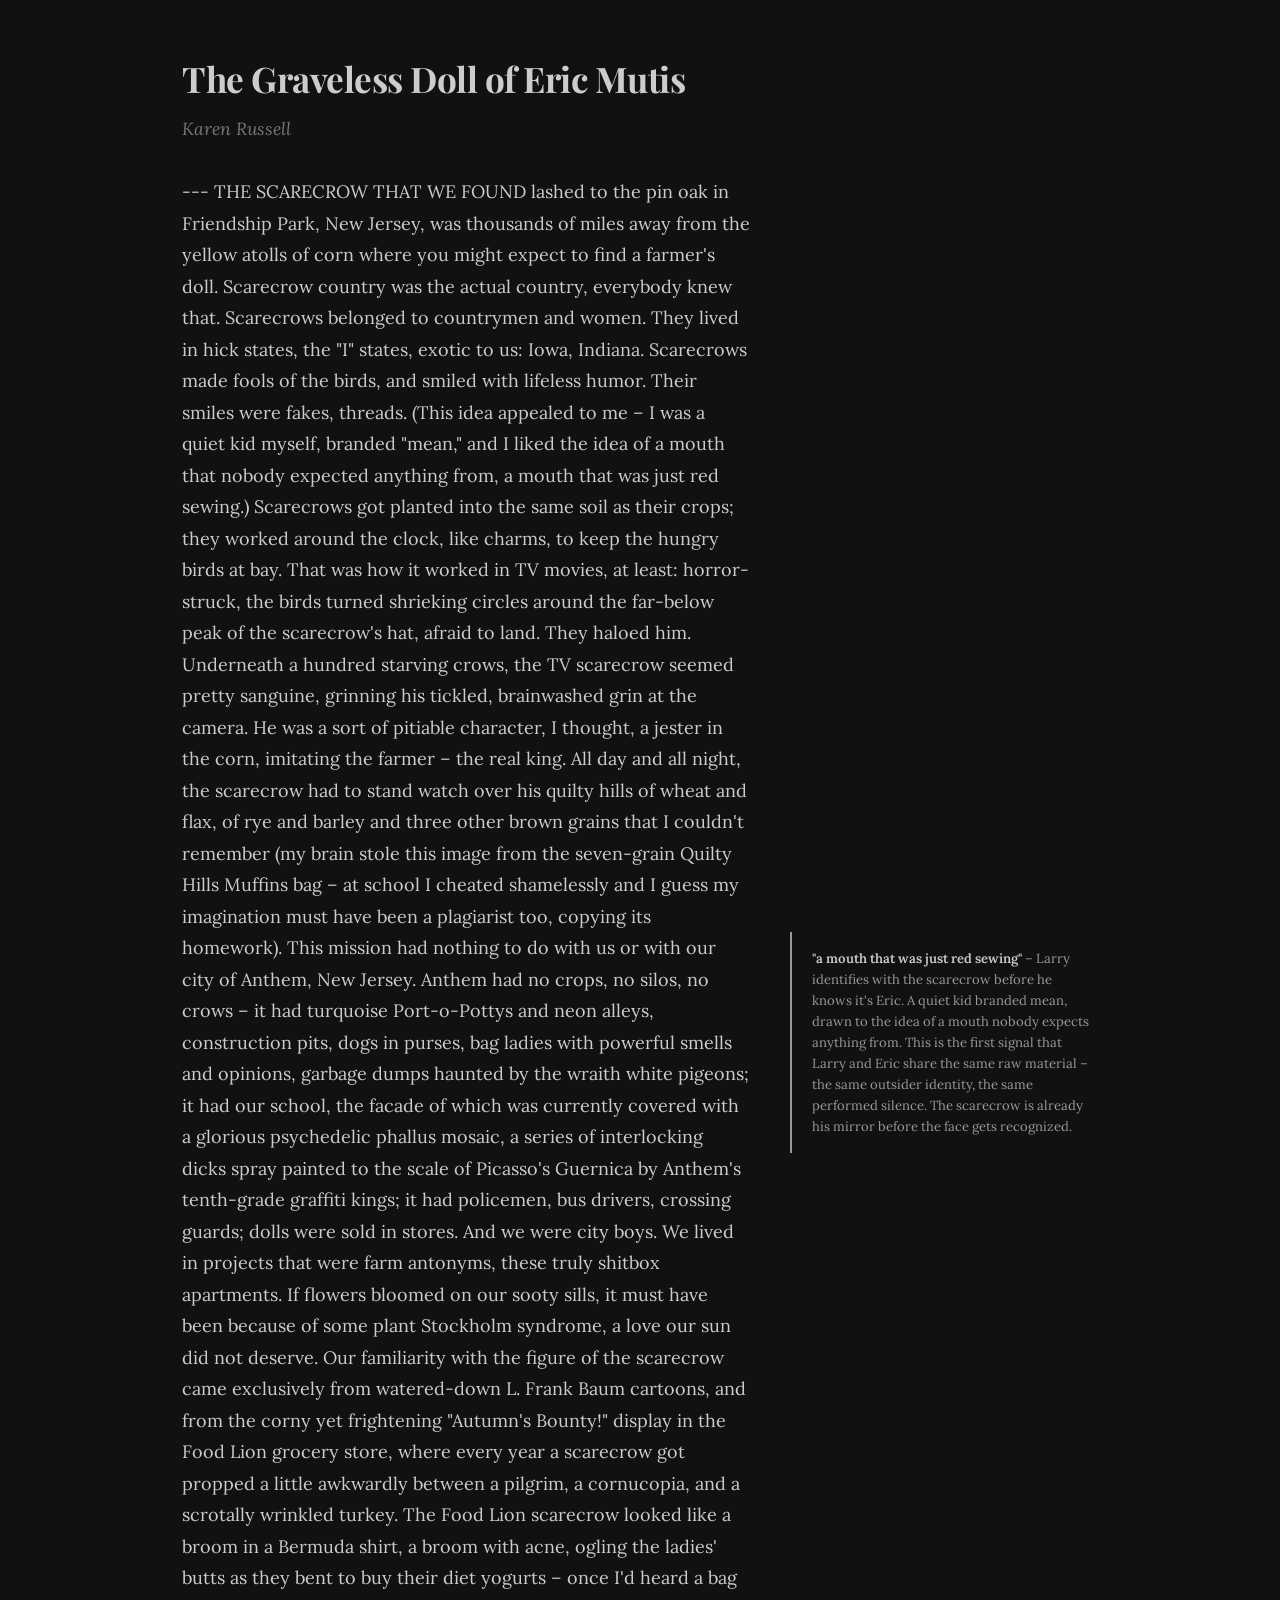
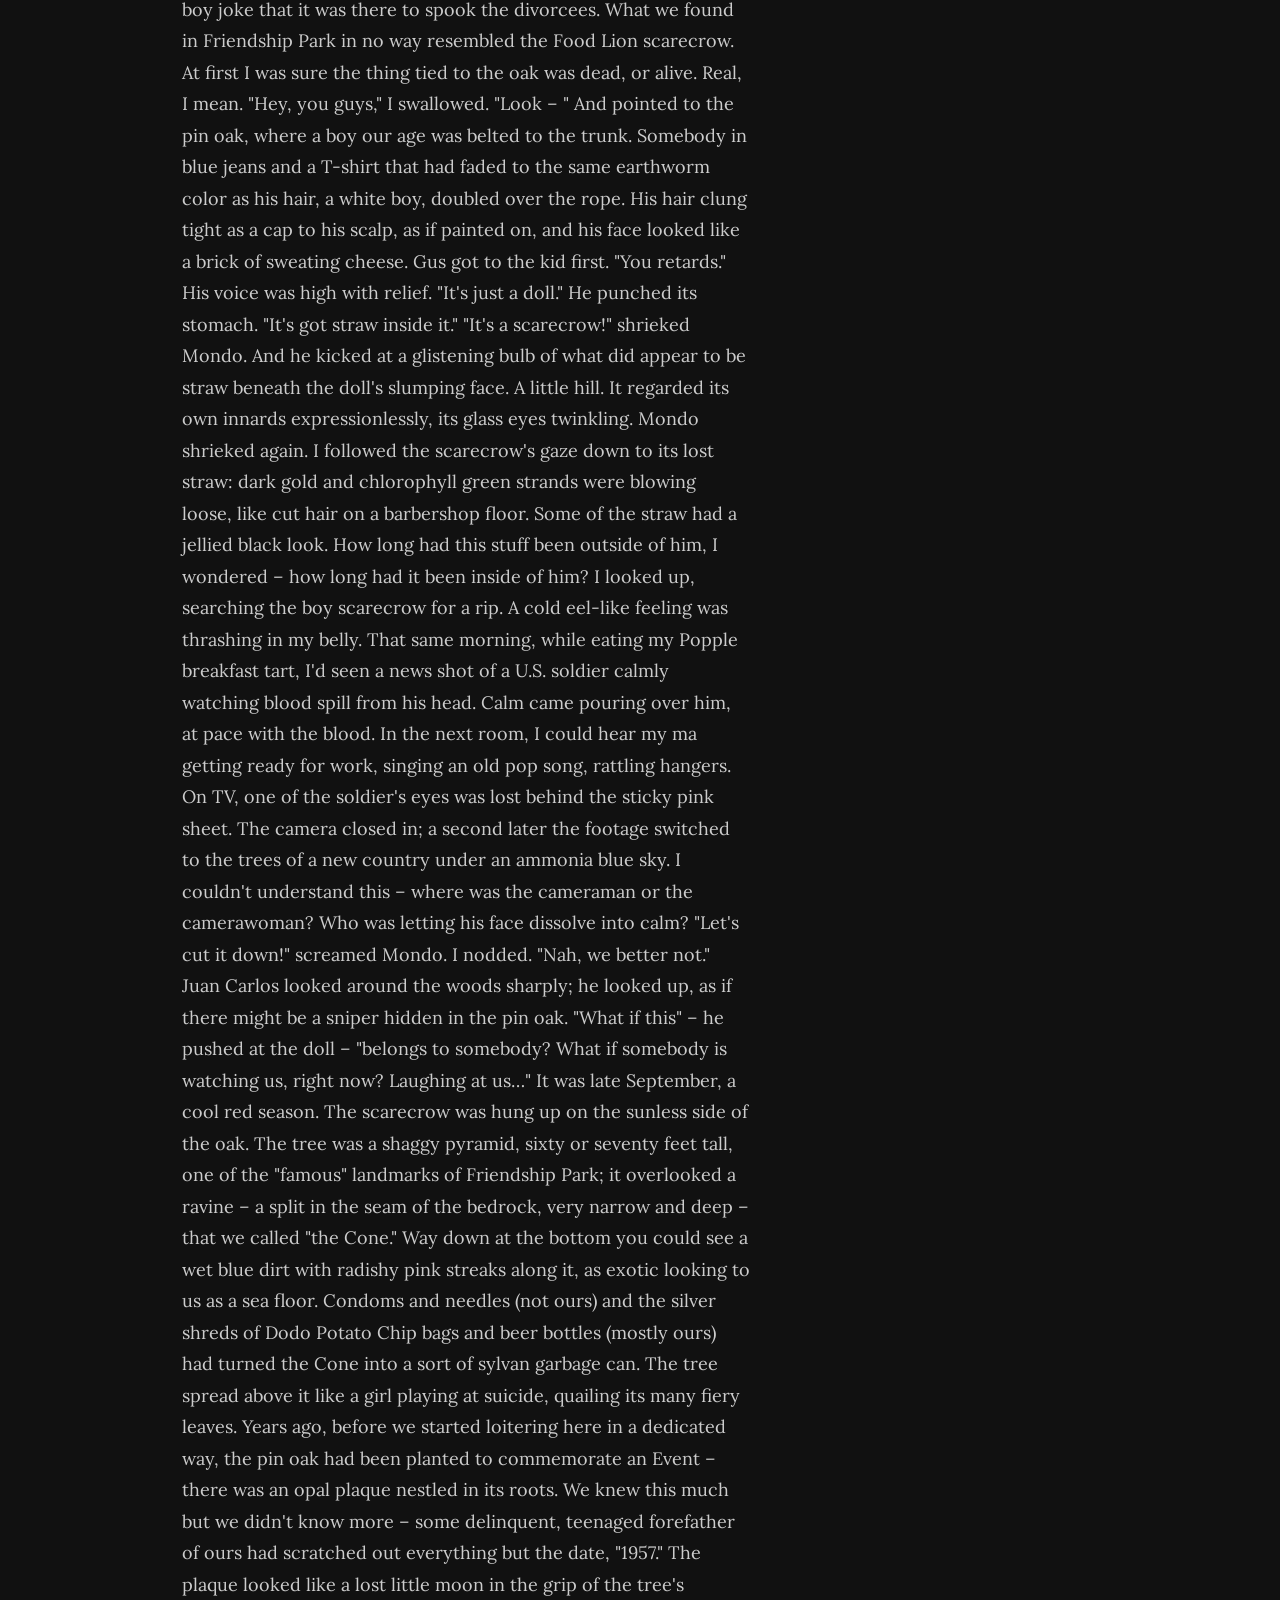
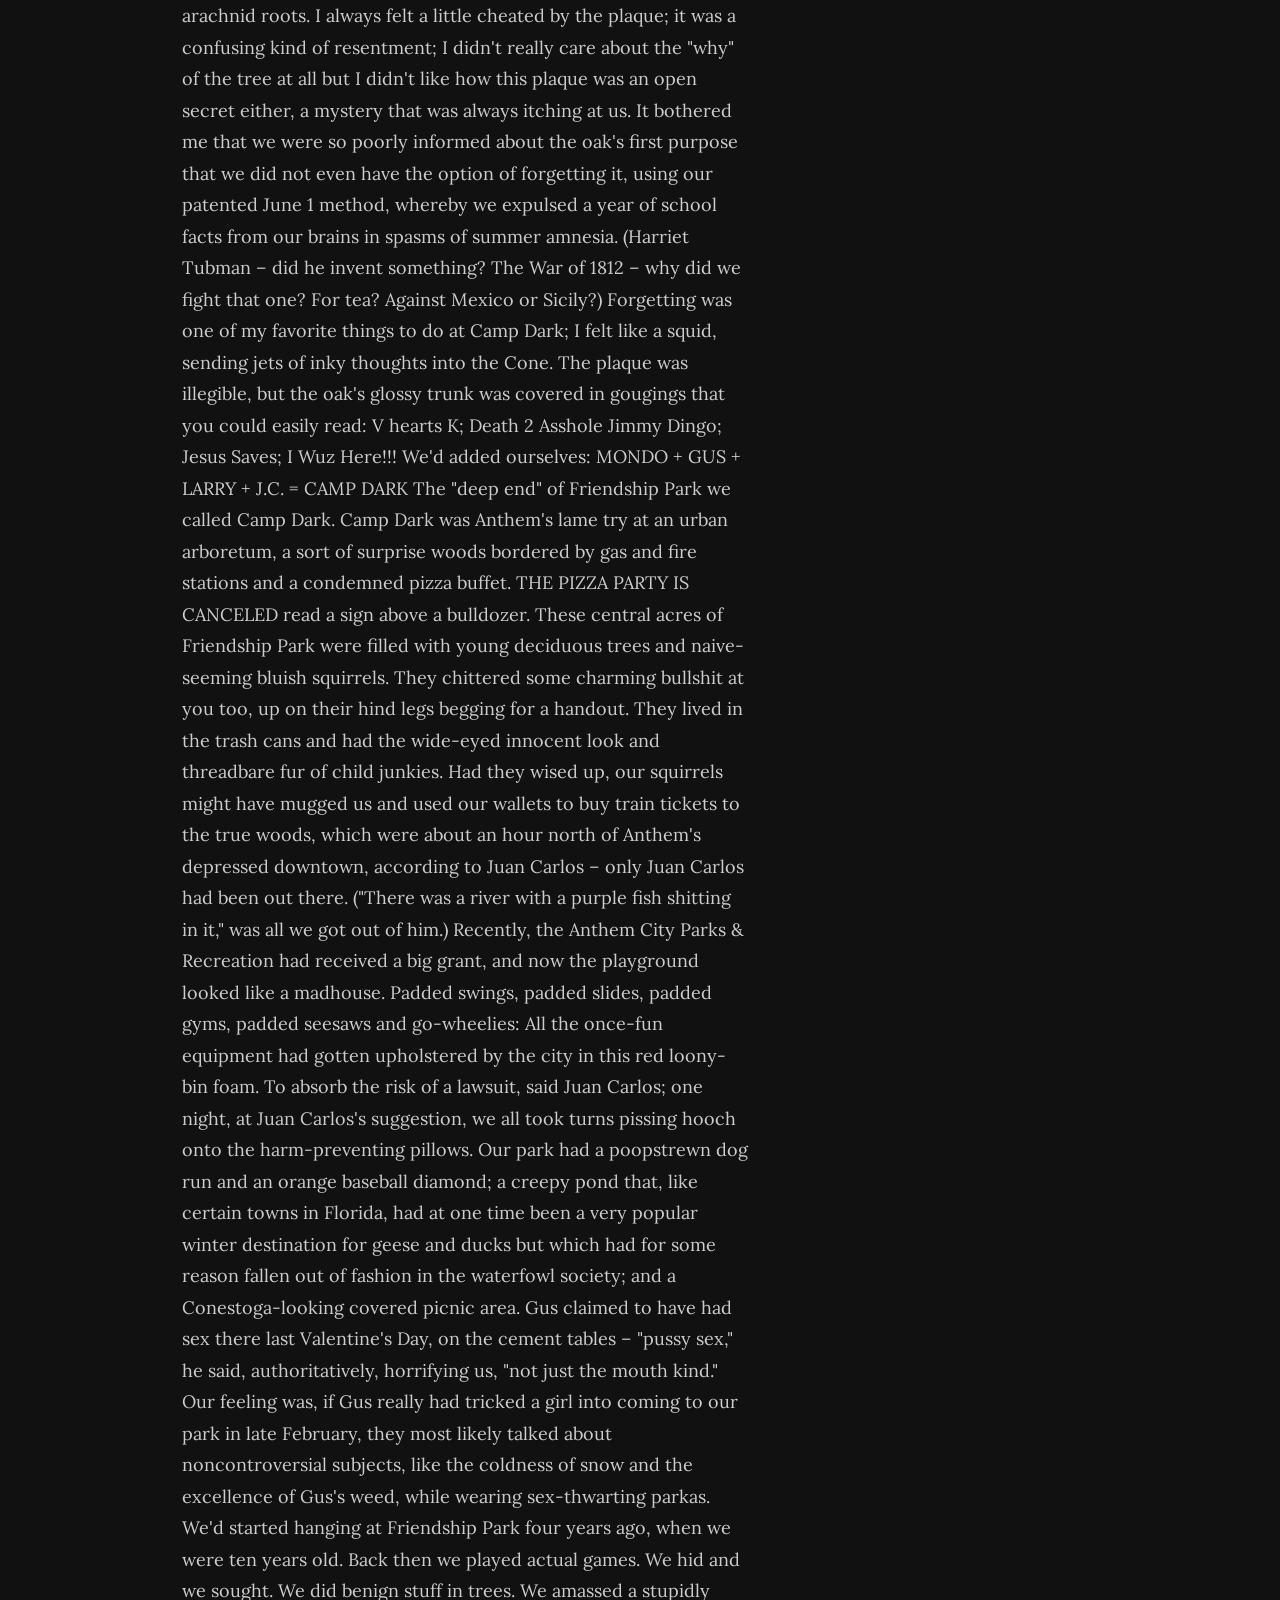
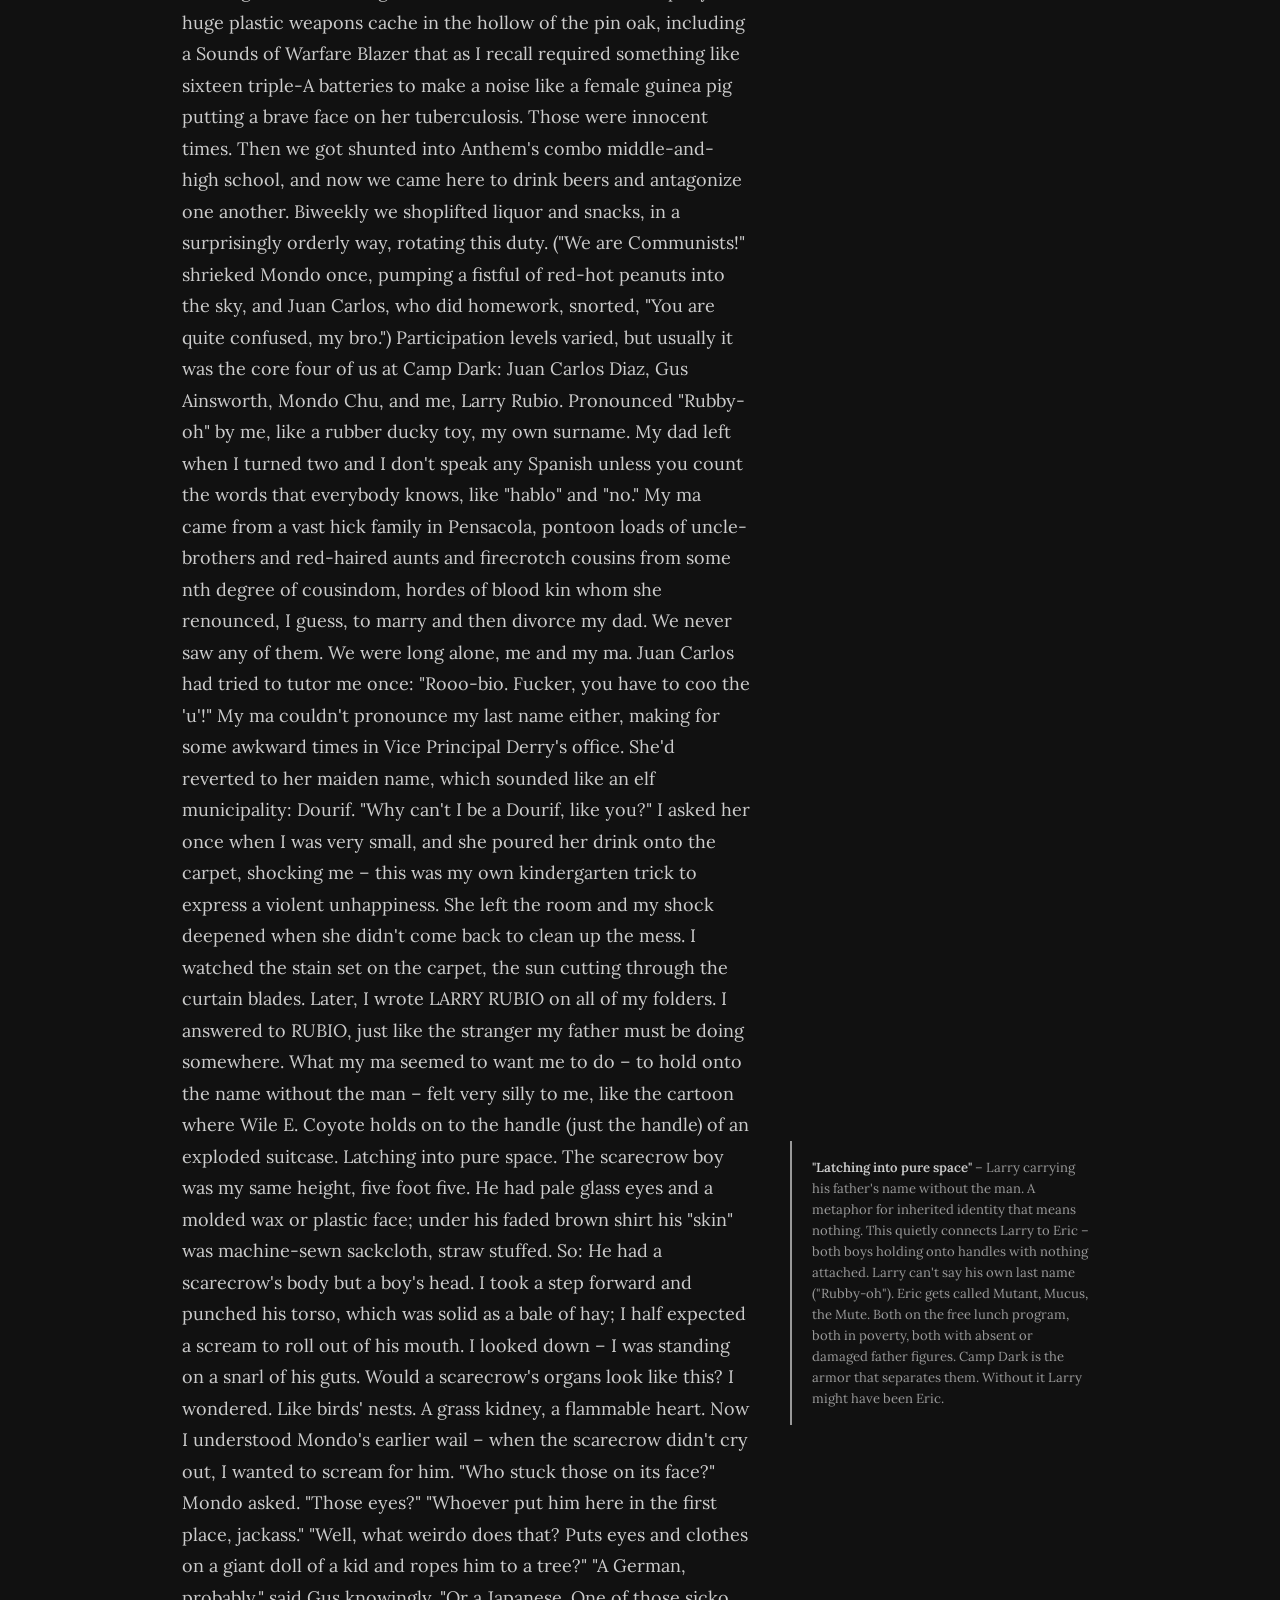
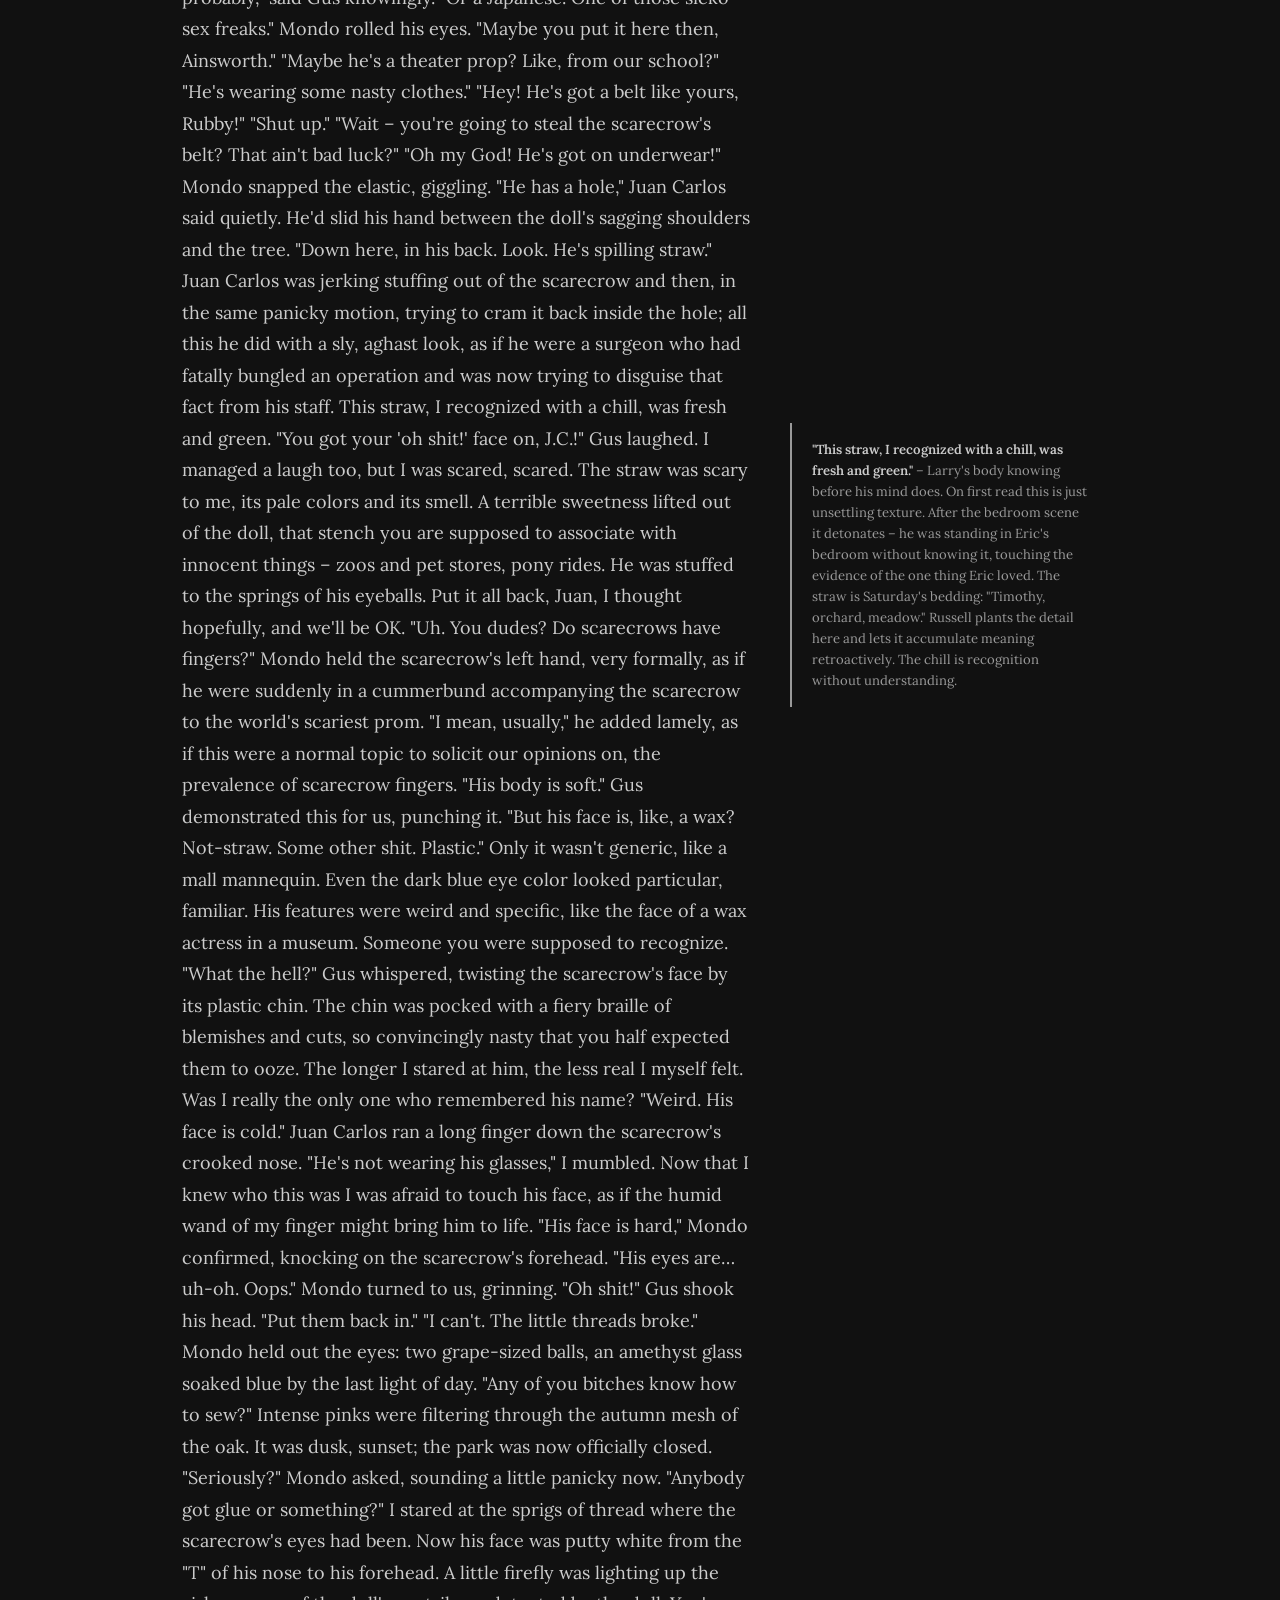
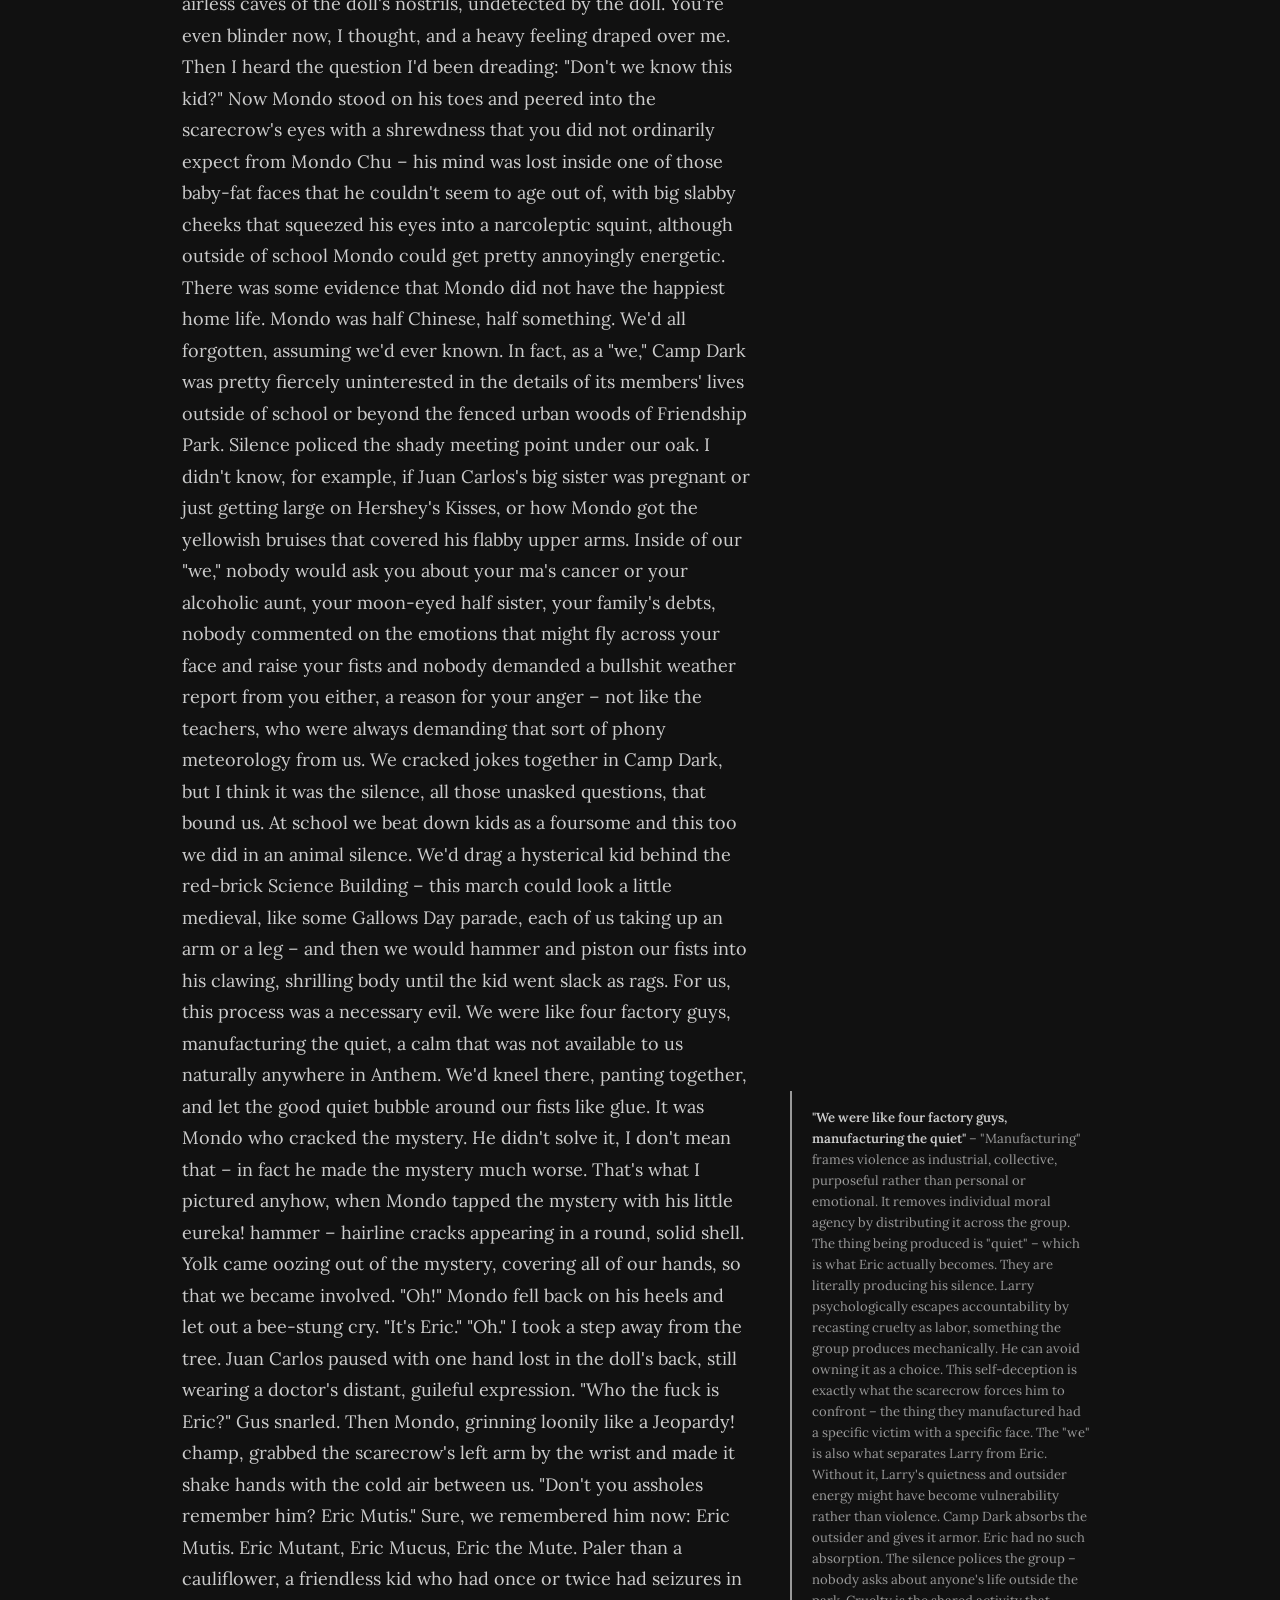
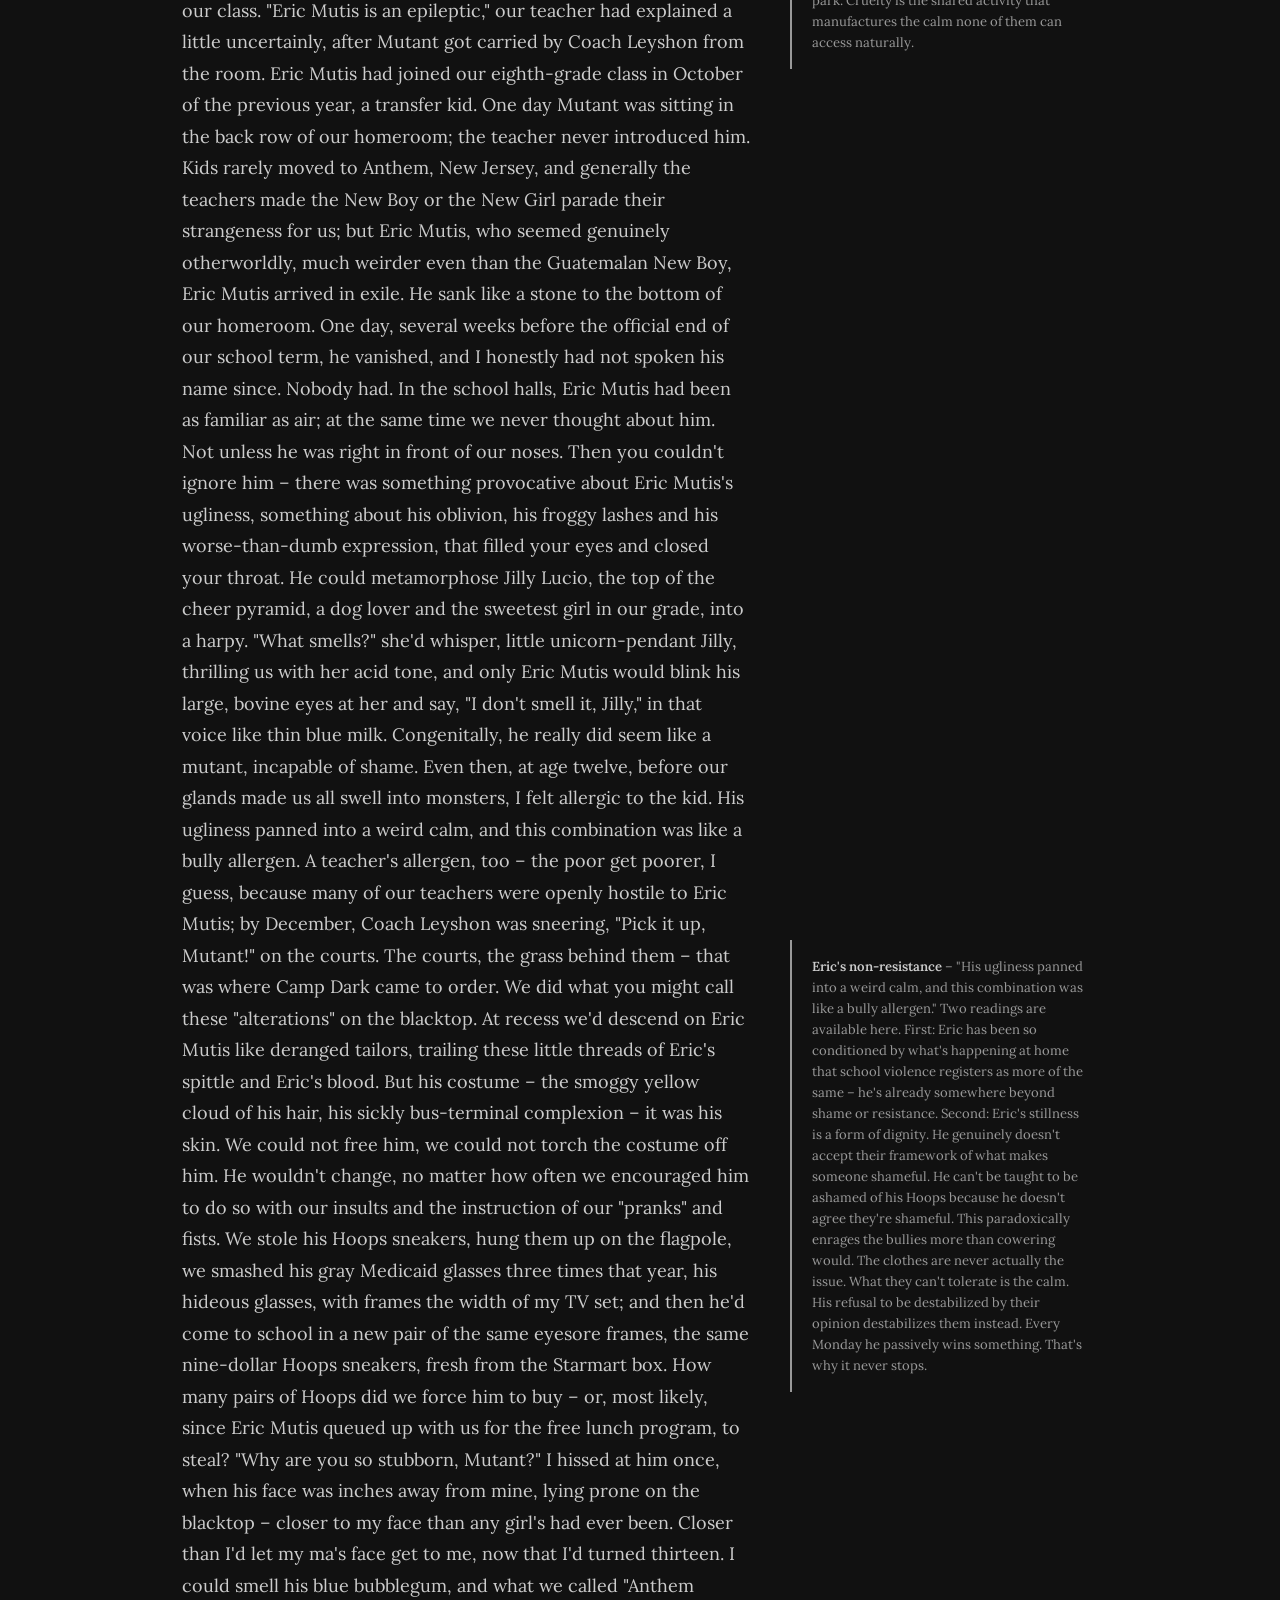
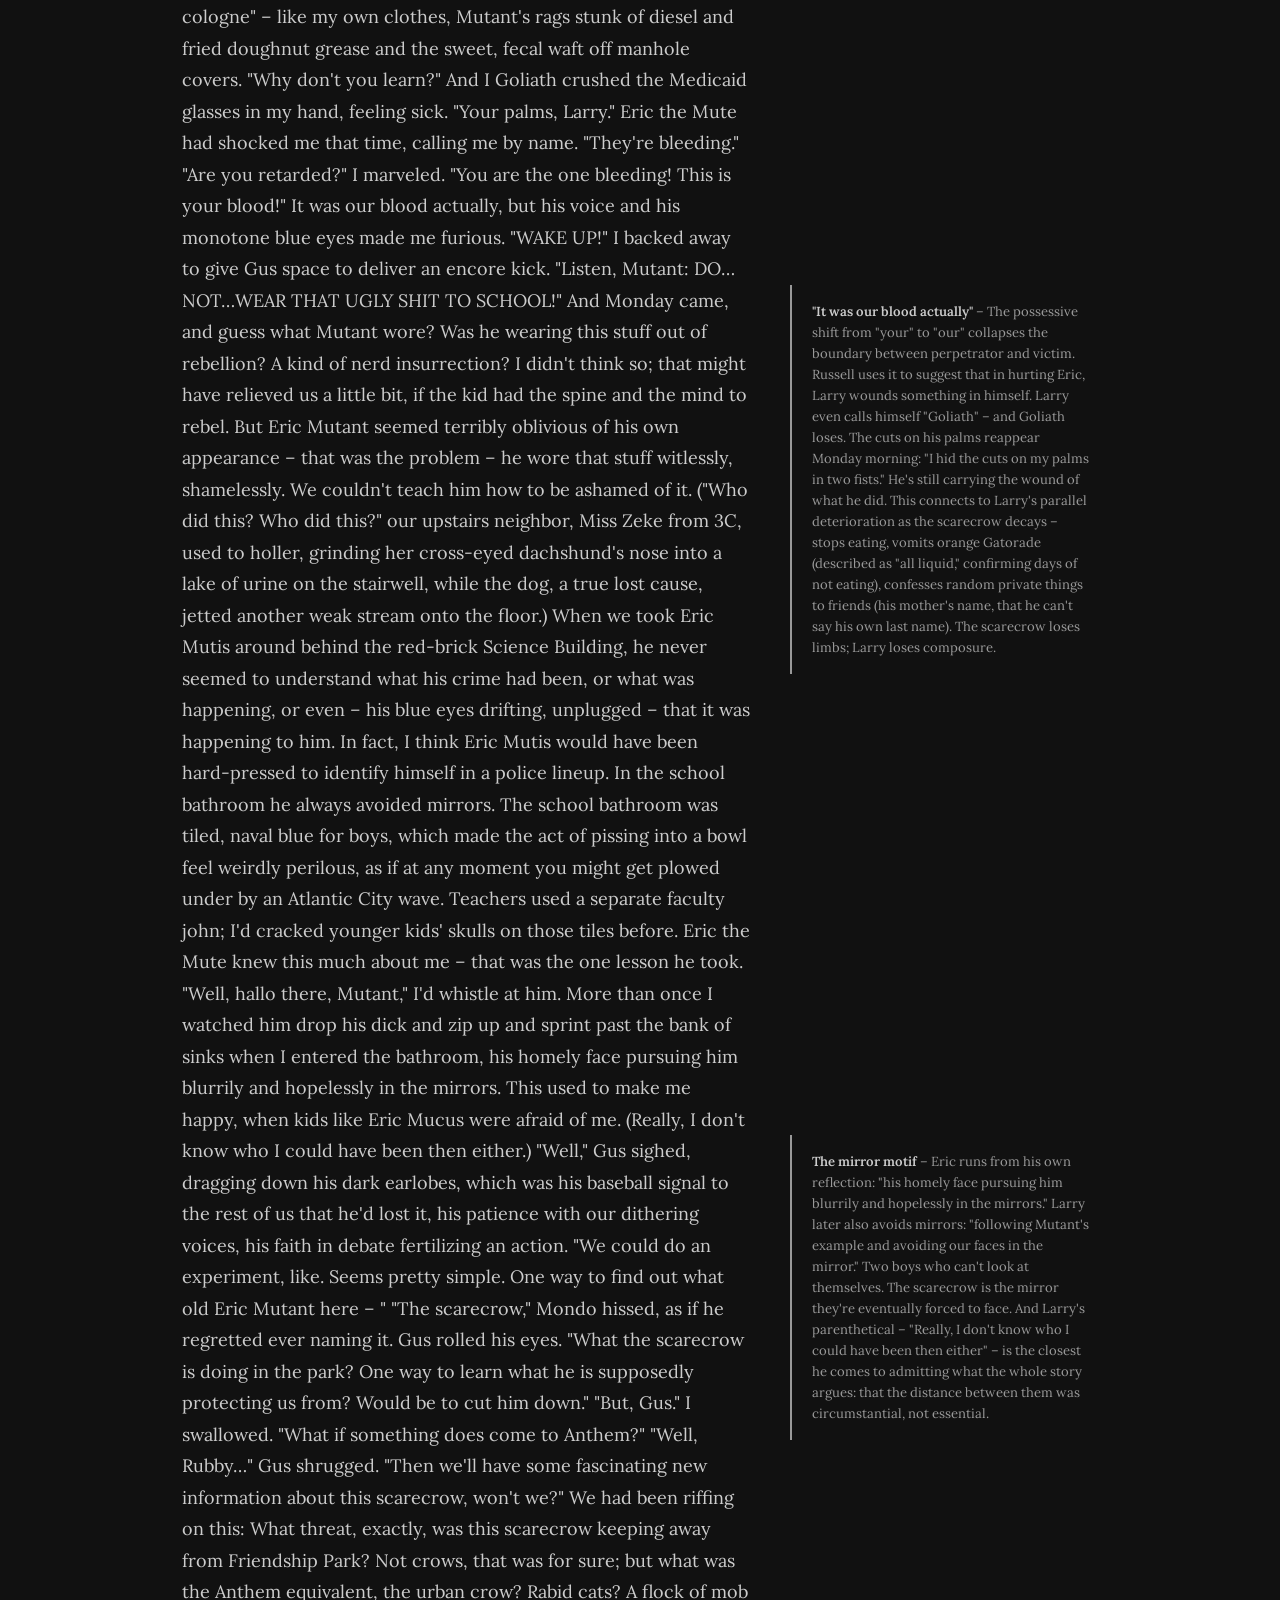
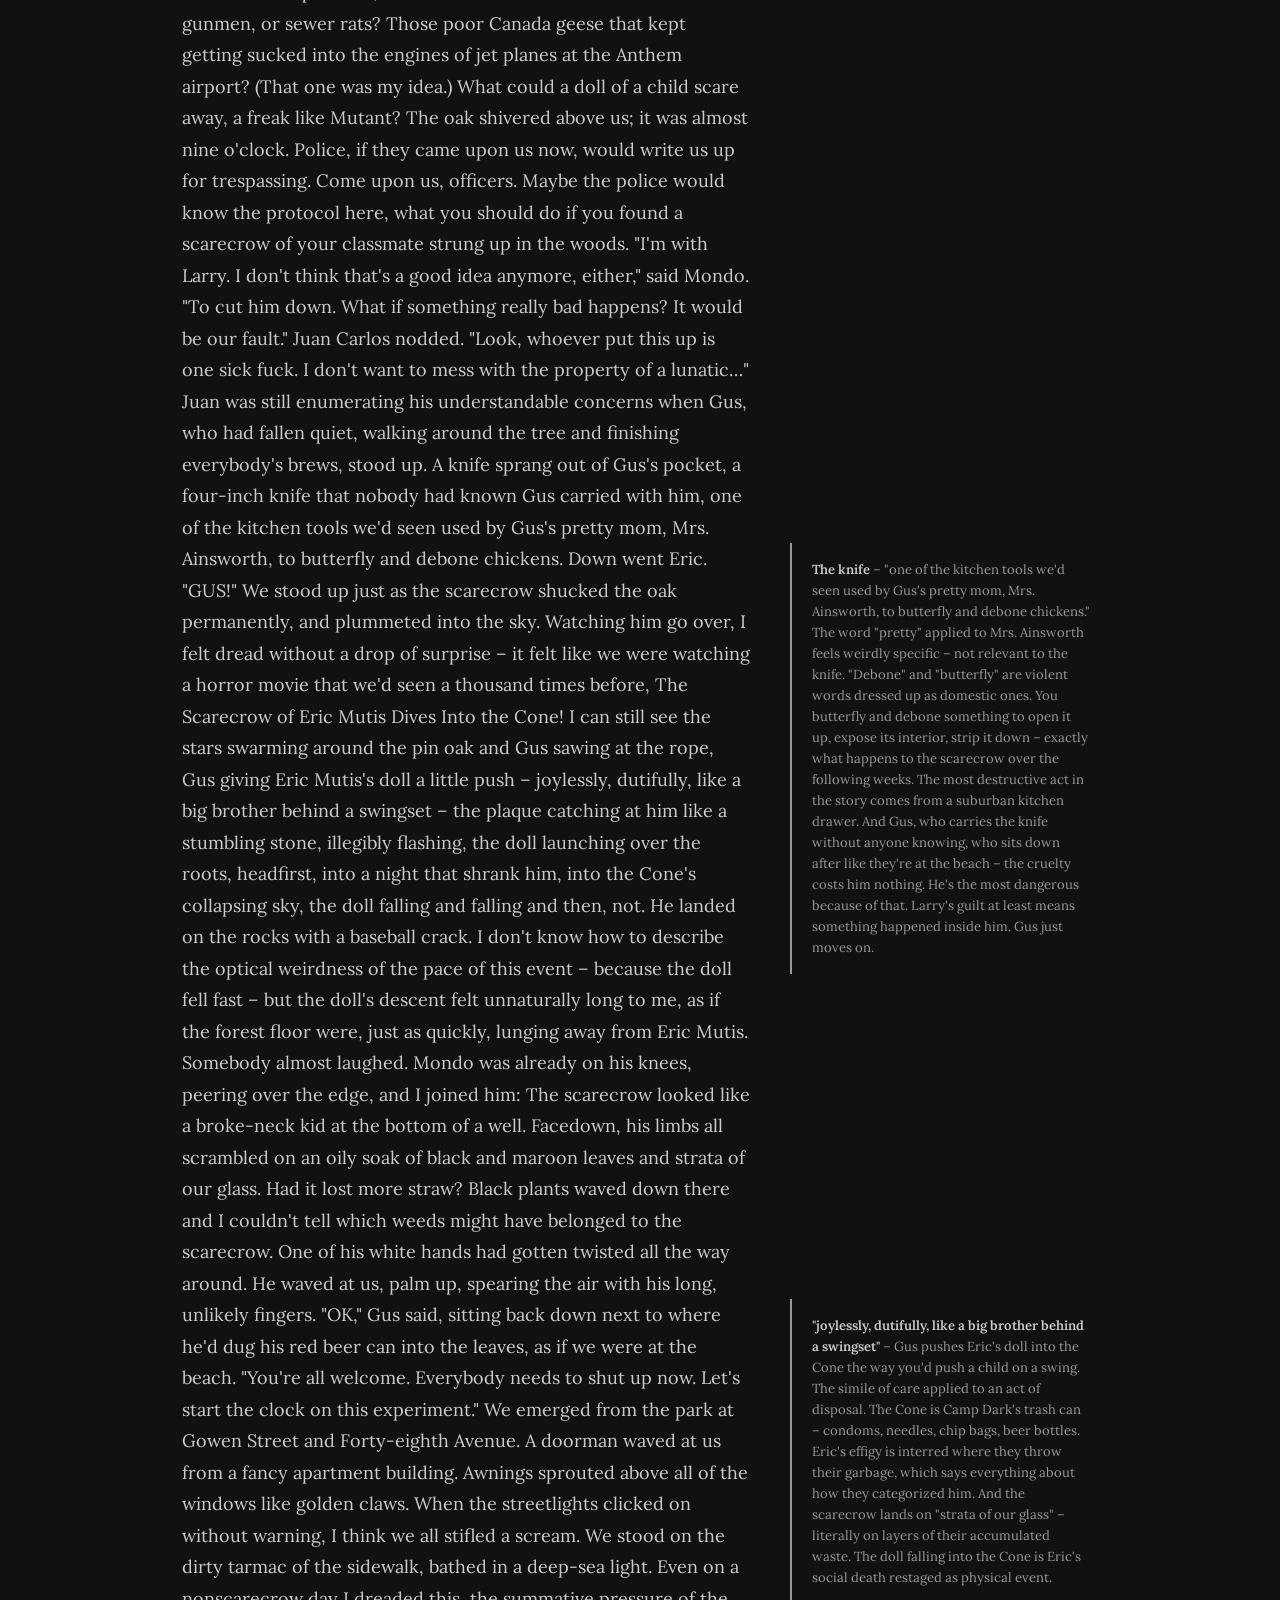
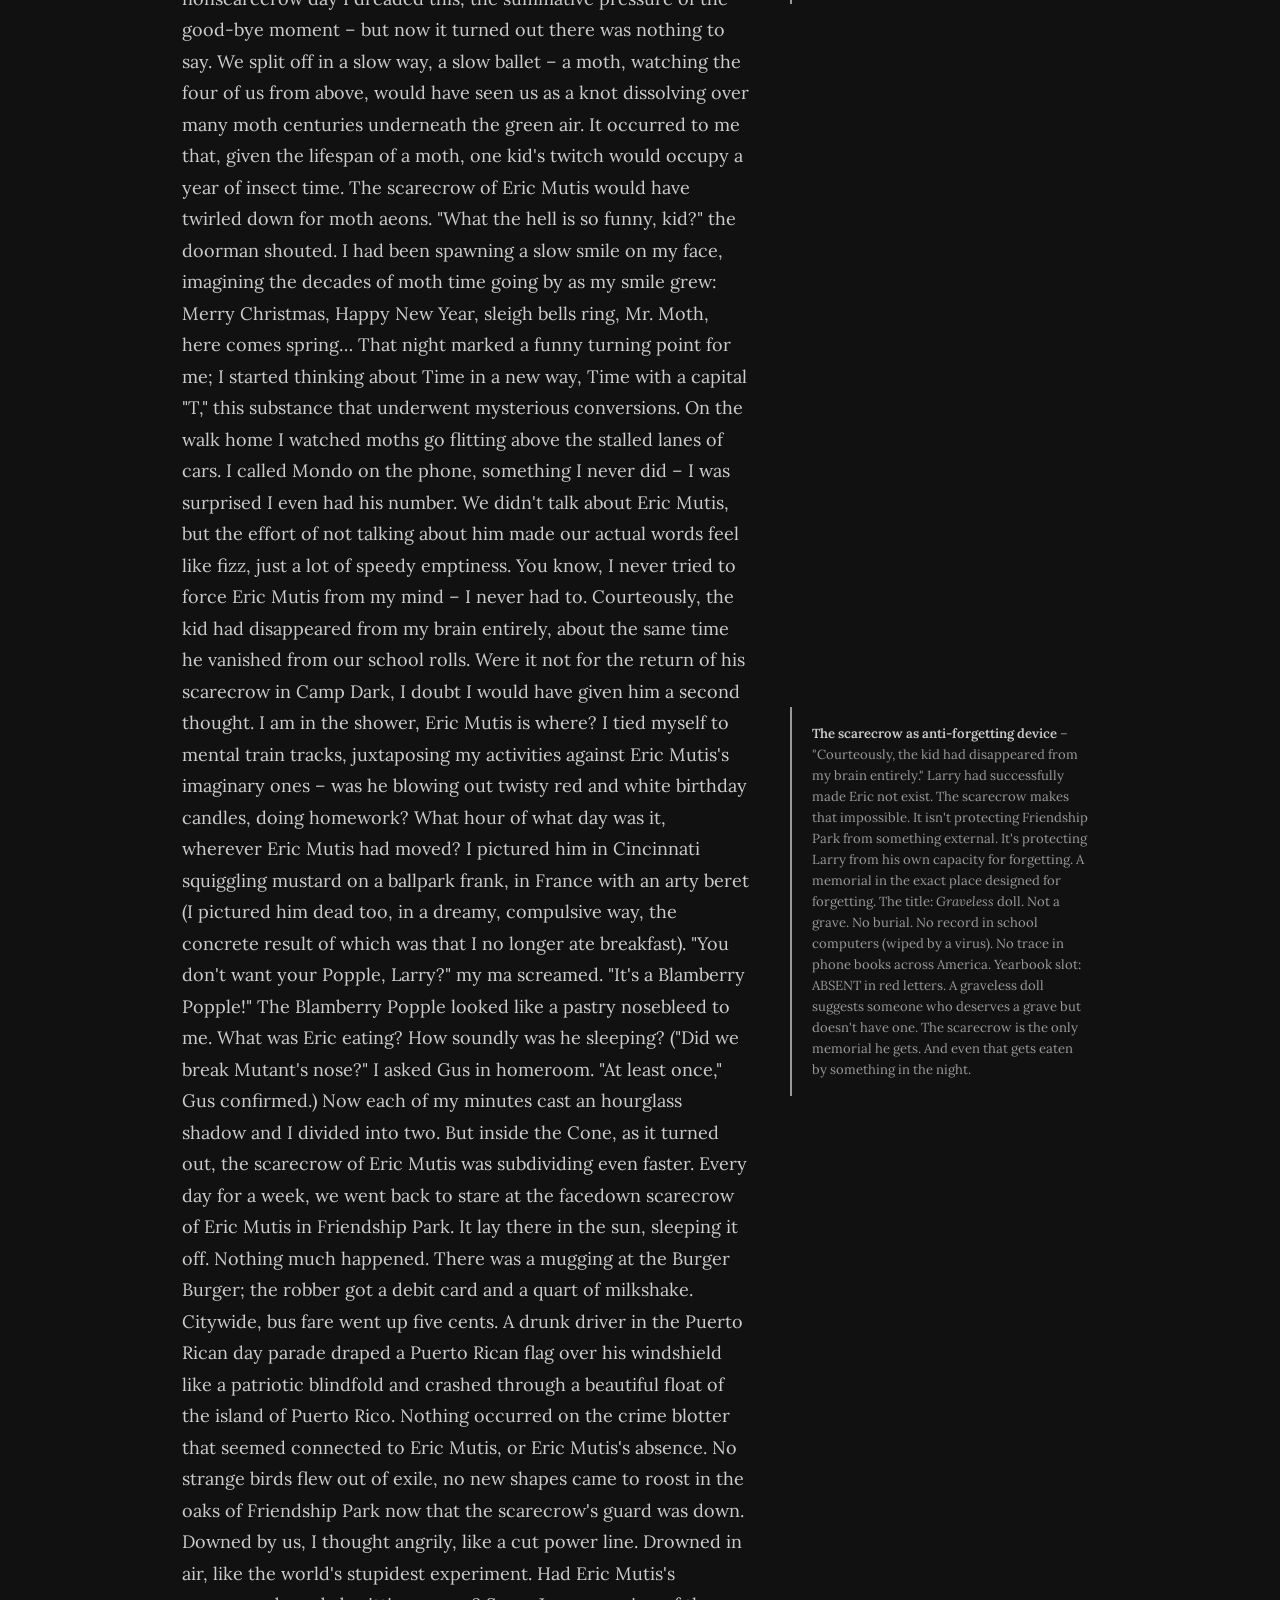
<file: eric-mutis/good.html>
<!DOCTYPE html>
<html lang="en">
<head>
<meta charset="UTF-8">
<meta name="viewport" content="width=device-width, initial-scale=1.0">
<title>The Graveless Doll of Eric Mutis – Close Reading</title>
<link rel="preconnect" href="https://fonts.googleapis.com">
<link rel="preconnect" href="https://fonts.gstatic.com" crossorigin>
<link href="https://fonts.googleapis.com/css2?family=Lora:ital,wght@0,400;0,600;1,400&family=Playfair+Display:wght@700&display=swap" rel="stylesheet">
<style>
  :root {
    --text: #ccc;
    --bg: #111;
    --margin-bg: #1a1a1a;
    --margin-border: #333;
    --margin-text: #999;
    --accent: #999;
  }

  * { margin: 0; padding: 0; box-sizing: border-box; }

  body {
    font-family: 'Lora', Georgia, serif;
    color: var(--text);
    background: var(--bg);
    line-height: 1.75;
    font-size: 18px;
  }

  .container {
    max-width: 900px;
    margin: 0 auto;
    padding: 3rem 2rem;
    position: relative;
  }

  h1 {
    font-family: 'Playfair Display', Georgia, serif;
    font-size: 2.2rem;
    font-weight: 700;
    margin-bottom: 0.25rem;
    letter-spacing: -0.5px;
  }

  .byline {
    font-style: italic;
    color: #777;
    margin-bottom: 2rem;
    font-size: 1.1rem;
  }

  hr {
    border: none;
    border-top: 1px solid var(--margin-border);
    margin: 2.5rem 0;
  }

  p {
    margin-bottom: 1.25rem;
    text-indent: 1.5em;
  }

  p:first-of-type { text-indent: 0; }

  .story-section p:first-child {
    text-indent: 0;
  }

  aside.marginalia {
    background: var(--margin-bg);
    border-left: 2px solid var(--margin-border);
    padding: 1rem 1.25rem;
    margin: 1.5rem 0 1.5rem 0;
    font-size: 0.85rem;
    line-height: 1.6;
    color: var(--margin-text);
    font-family: 'Lora', Georgia, serif;
    border-radius: 0;
  }

  aside.marginalia p {
    text-indent: 0;
    margin-bottom: 0.75rem;
  }

  aside.marginalia p:last-child {
    margin-bottom: 0;
  }

  aside.marginalia strong {
    color: var(--text);
    font-weight: 600;
  }

  /* Full analysis section */
  .analysis h1, .analysis h2 {
    font-family: 'Playfair Display', Georgia, serif;
    color: var(--text);
  }

  .analysis h1 {
    font-size: 1.8rem;
    margin-top: 3rem;
    margin-bottom: 1rem;
  }

  .analysis h2 {
    font-size: 1.1rem;
    font-weight: 700;
    margin-top: 2rem;
    margin-bottom: 0.75rem;
  }

  .analysis p {
    font-size: 0.95rem;
    line-height: 1.7;
    color: var(--margin-text);
    text-indent: 0;
  }

  .analysis blockquote {
    border-left: 2px solid var(--margin-border);
    padding-left: 1.25rem;
    margin: 1rem 0;
    font-style: italic;
    color: #777;
  }

  /* Wide screen: marginalia in the right margin */
  @media (min-width: 1100px) {
    .container {
      max-width: 600px;
      margin: 0 auto;
      padding-right: 380px;
      max-width: calc(600px + 380px);
    }

    aside.marginalia {
      float: right;
      clear: right;
      width: 320px;
      margin-right: -360px;
      margin-left: 1.5rem;
      margin-top: 0;
      margin-bottom: 1rem;
      border-left: 2px solid var(--accent);
      background: transparent;
      font-size: 0.82rem;
    }
  }
</style>
</head>
<body>
<div class="container">
<div class="story-section">

<h1>The Graveless Doll of Eric Mutis</h1>
<p class="byline">Karen Russell</p>

---

THE SCARECROW THAT WE FOUND lashed to the pin oak in Friendship Park, New Jersey, was thousands of miles away from the yellow atolls of corn where you might expect to find a farmer's doll. Scarecrow country was the actual country, everybody knew that. Scarecrows belonged to countrymen and women. They lived in hick states, the "I" states, exotic to us: Iowa, Indiana. Scarecrows made fools of the birds, and smiled with lifeless humor. Their smiles were fakes, threads. (This idea appealed to me – I was a quiet kid myself, branded "mean," and I liked the idea of a mouth that nobody expected anything from, a mouth that was just red sewing.) Scarecrows got planted into the same soil as their crops; they worked around the clock, like charms, to keep the hungry birds at bay. That was how it worked in TV movies, at least: horror-struck, the birds turned shrieking circles around the far-below peak of the scarecrow's hat, afraid to land. They haloed him. Underneath a hundred starving crows, the TV scarecrow seemed pretty sanguine, grinning his tickled, brainwashed grin at the camera. He was a sort of pitiable character, I thought, a jester in the corn, imitating the farmer – the real king. All day and all night, the scarecrow had to stand watch over his quilty hills of wheat and flax, of rye and barley and three other brown grains that I couldn't remember (my brain stole this image from the seven-grain Quilty Hills Muffins bag – at school I cheated shamelessly and I guess my imagination must have been a plagiarist too, copying its homework).

<aside class="marginalia" id="bookmark-1">

<strong>"a mouth that was just red sewing"</strong> – Larry identifies with the scarecrow before he knows it's Eric. A quiet kid branded mean, drawn to the idea of a mouth nobody expects anything from. This is the first signal that Larry and Eric share the same raw material – the same outsider identity, the same performed silence. The scarecrow is already his mirror before the face gets recognized.

</aside>

This mission had nothing to do with us or with our city of Anthem, New Jersey. Anthem had no crops, no silos, no crows – it had turquoise Port-o-Pottys and neon alleys, construction pits, dogs in purses, bag ladies with powerful smells and opinions, garbage dumps haunted by the wraith white pigeons; it had our school, the facade of which was currently covered with a glorious psychedelic phallus mosaic, a series of interlocking dicks spray painted to the scale of Picasso's Guernica by Anthem's tenth-grade graffiti kings; it had policemen, bus drivers, crossing guards; dolls were sold in stores.

And we were city boys. We lived in projects that were farm antonyms, these truly shitbox apartments. If flowers bloomed on our sooty sills, it must have been because of some plant Stockholm syndrome, a love our sun did not deserve. Our familiarity with the figure of the scarecrow came exclusively from watered-down L. Frank Baum cartoons, and from the corny yet frightening "Autumn's Bounty!" display in the Food Lion grocery store, where every year a scarecrow got propped a little awkwardly between a pilgrim, a cornucopia, and a scrotally wrinkled turkey. The Food Lion scarecrow looked like a broom in a Bermuda shirt, a broom with acne, ogling the ladies' butts as they bent to buy their diet yogurts – once I'd heard a bag boy joke that it was there to spook the divorcees. What we found in Friendship Park in no way resembled the Food Lion scarecrow. At first I was sure the thing tied to the oak was dead, or alive. Real, I mean.

"Hey, you guys," I swallowed. "Look – " And pointed to the pin oak, where a boy our age was belted to the trunk. Somebody in blue jeans and a T-shirt that had faded to the same earthworm color as his hair, a white boy, doubled over the rope. His hair clung tight as a cap to his scalp, as if painted on, and his face looked like a brick of sweating cheese.

Gus got to the kid first. "You retards." His voice was high with relief. "It's just a doll." He punched its stomach. "It's got straw inside it."

"It's a scarecrow!" shrieked Mondo.

And he kicked at a glistening bulb of what did appear to be straw beneath the doll's slumping face. A little hill. It regarded its own innards expressionlessly, its glass eyes twinkling. Mondo shrieked again.

I followed the scarecrow's gaze down to its lost straw: dark gold and chlorophyll green strands were blowing loose, like cut hair on a barbershop floor. Some of the straw had a jellied black look. How long had this stuff been outside of him, I wondered – how long had it been inside of him? I looked up, searching the boy scarecrow for a rip. A cold eel-like feeling was thrashing in my belly. That same morning, while eating my Popple breakfast tart, I'd seen a news shot of a U.S. soldier calmly watching blood spill from his head. Calm came pouring over him, at pace with the blood. In the next room, I could hear my ma getting ready for work, singing an old pop song, rattling hangers. On TV, one of the soldier's eyes was lost behind the sticky pink sheet. The camera closed in; a second later the footage switched to the trees of a new country under an ammonia blue sky. I couldn't understand this – where was the cameraman or the camerawoman? Who was letting his face dissolve into calm?

"Let's cut it down!" screamed Mondo. I nodded.

"Nah, we better not." Juan Carlos looked around the woods sharply; he looked up, as if there might be a sniper hidden in the pin oak. "What if this" – he pushed at the doll – "belongs to somebody? What if somebody is watching us, right now? Laughing at us…"

It was late September, a cool red season. The scarecrow was hung up on the sunless side of the oak. The tree was a shaggy pyramid, sixty or seventy feet tall, one of the "famous" landmarks of Friendship Park; it overlooked a ravine – a split in the seam of the bedrock, very narrow and deep – that we called "the Cone." Way down at the bottom you could see a wet blue dirt with radishy pink streaks along it, as exotic looking to us as a sea floor. Condoms and needles (not ours) and the silver shreds of Dodo Potato Chip bags and beer bottles (mostly ours) had turned the Cone into a sort of sylvan garbage can. The tree spread above it like a girl playing at suicide, quailing its many fiery leaves.

Years ago, before we started loitering here in a dedicated way, the pin oak had been planted to commemorate an Event – there was an opal plaque nestled in its roots. We knew this much but we didn't know more – some delinquent, teenaged forefather of ours had scratched out everything but the date, "1957."

The plaque looked like a lost little moon in the grip of the tree's arachnid roots. I always felt a little cheated by the plaque; it was a confusing kind of resentment; I didn't really care about the "why" of the tree at all but I didn't like how this plaque was an open secret either, a mystery that was always itching at us. It bothered me that we were so poorly informed about the oak's first purpose that we did not even have the option of forgetting it, using our patented June 1 method, whereby we expulsed a year of school facts from our brains in spasms of summer amnesia. (Harriet Tubman – did he invent something? The War of 1812 – why did we fight that one? For tea? Against Mexico or Sicily?) Forgetting was one of my favorite things to do at Camp Dark; I felt like a squid, sending jets of inky thoughts into the Cone. The plaque was illegible, but the oak's glossy trunk was covered in gougings that you could easily read: V hearts K; Death 2 Asshole Jimmy Dingo; Jesus Saves; I Wuz Here!!! We'd added ourselves:

MONDO + GUS + LARRY + J.C. = CAMP DARK

The "deep end" of Friendship Park we called Camp Dark. Camp Dark was Anthem's lame try at an urban arboretum, a sort of surprise woods bordered by gas and fire stations and a condemned pizza buffet. THE PIZZA PARTY IS CANCELED read a sign above a bulldozer. These central acres of Friendship Park were filled with young deciduous trees and naive-seeming bluish squirrels. They chittered some charming bullshit at you too, up on their hind legs begging for a handout. They lived in the trash cans and had the wide-eyed innocent look and threadbare fur of child junkies. Had they wised up, our squirrels might have mugged us and used our wallets to buy train tickets to the true woods, which were about an hour north of Anthem's depressed downtown, according to Juan Carlos – only Juan Carlos had been out there. ("There was a river with a purple fish shitting in it," was all we got out of him.)

Recently, the Anthem City Parks & Recreation had received a big grant, and now the playground looked like a madhouse. Padded swings, padded slides, padded gyms, padded seesaws and go-wheelies: All the once-fun equipment had gotten upholstered by the city in this red loony-bin foam. To absorb the risk of a lawsuit, said Juan Carlos; one night, at Juan Carlos's suggestion, we all took turns pissing hooch onto the harm-preventing pillows. Our park had a poopstrewn dog run and an orange baseball diamond; a creepy pond that, like certain towns in Florida, had at one time been a very popular winter destination for geese and ducks but which had for some reason fallen out of fashion in the waterfowl society; and a Conestoga-looking covered picnic area. Gus claimed to have had sex there last Valentine's Day, on the cement tables – "pussy sex," he said, authoritatively, horrifying us, "not just the mouth kind." Our feeling was, if Gus really had tricked a girl into coming to our park in late February, they most likely talked about noncontroversial subjects, like the coldness of snow and the excellence of Gus's weed, while wearing sex-thwarting parkas.

We'd started hanging at Friendship Park four years ago, when we were ten years old. Back then we played actual games. We hid and we sought. We did benign stuff in trees. We amassed a stupidly huge plastic weapons cache in the hollow of the pin oak, including a Sounds of Warfare Blazer that as I recall required something like sixteen triple-A batteries to make a noise like a female guinea pig putting a brave face on her tuberculosis. Those were innocent times. Then we got shunted into Anthem's combo middle-and-high school, and now we came here to drink beers and antagonize one another. Biweekly we shoplifted liquor and snacks, in a surprisingly orderly way, rotating this duty. ("We are Communists!" shrieked Mondo once, pumping a fistful of red-hot peanuts into the sky, and Juan Carlos, who did homework, snorted, "You are quite confused, my bro.")

Participation levels varied, but usually it was the core four of us at Camp Dark: Juan Carlos Diaz, Gus Ainsworth, Mondo Chu, and me, Larry Rubio. Pronounced "Rubby-oh" by me, like a rubber ducky toy, my own surname. My dad left when I turned two and I don't speak any Spanish unless you count the words that everybody knows, like "hablo" and "no." My ma came from a vast hick family in Pensacola, pontoon loads of uncle-brothers and red-haired aunts and firecrotch cousins from some nth degree of cousindom, hordes of blood kin whom she renounced, I guess, to marry and then divorce my dad. We never saw any of them. We were long alone, me and my ma.

Juan Carlos had tried to tutor me once: "Rooo-bio. Fucker, you have to coo the 'u'!"

My ma couldn't pronounce my last name either, making for some awkward times in Vice Principal Derry's office. She'd reverted to her maiden name, which sounded like an elf municipality: Dourif. "Why can't I be a Dourif, like you?" I asked her once when I was very small, and she poured her drink onto the carpet, shocking me – this was my own kindergarten trick to express a violent unhappiness. She left the room and my shock deepened when she didn't come back to clean up the mess. I watched the stain set on the carpet, the sun cutting through the curtain blades. Later, I wrote LARRY RUBIO on all of my folders. I answered to RUBIO, just like the stranger my father must be doing somewhere. What my ma seemed to want me to do – to hold onto the name without the man – felt very silly to me, like the cartoon where Wile E. Coyote holds on to the handle (just the handle) of an exploded suitcase. Latching into pure space.

<aside class="marginalia" id="bookmark-2">

<strong>"Latching into pure space"</strong> – Larry carrying his father's name without the man. A metaphor for inherited identity that means nothing. This quietly connects Larry to Eric – both boys holding onto handles with nothing attached. Larry can't say his own last name ("Rubby-oh"). Eric gets called Mutant, Mucus, the Mute. Both on the free lunch program, both in poverty, both with absent or damaged father figures. Camp Dark is the armor that separates them. Without it Larry might have been Eric.

</aside>

The scarecrow boy was my same height, five foot five. He had pale glass eyes and a molded wax or plastic face; under his faded brown shirt his "skin" was machine-sewn sackcloth, straw stuffed. So: He had a scarecrow's body but a boy's head. I took a step forward and punched his torso, which was solid as a bale of hay; I half expected a scream to roll out of his mouth. I looked down – I was standing on a snarl of his guts. Would a scarecrow's organs look like this? I wondered. Like birds' nests. A grass kidney, a flammable heart. Now I understood Mondo's earlier wail – when the scarecrow didn't cry out, I wanted to scream for him.

"Who stuck those on its face?" Mondo asked. "Those eyes?"

"Whoever put him here in the first place, jackass."

"Well, what weirdo does that? Puts eyes and clothes on a giant doll of a kid and ropes him to a tree?"

"A German, probably," said Gus knowingly. "Or a Japanese. One of those sicko sex freaks."

Mondo rolled his eyes. "Maybe you put it here then, Ainsworth."

"Maybe he's a theater prop? Like, from our school?"

"He's wearing some nasty clothes."

"Hey! He's got a belt like yours, Rubby!"

"Shut up."

"Wait – you're going to steal the scarecrow's belt? That ain't bad luck?"

"Oh my God! He's got on underwear!" Mondo snapped the elastic, giggling.

"He has a hole," Juan Carlos said quietly. He'd slid his hand between the doll's sagging shoulders and the tree. "Down here, in his back. Look. He's spilling straw."

Juan Carlos was jerking stuffing out of the scarecrow and then, in the same panicky motion, trying to cram it back inside the hole; all this he did with a sly, aghast look, as if he were a surgeon who had fatally bungled an operation and was now trying to disguise that fact from his staff. This straw, I recognized with a chill, was fresh and green.

<aside class="marginalia" id="bookmark-3">

<strong>"This straw, I recognized with a chill, was fresh and green."</strong> – Larry's body knowing before his mind does. On first read this is just unsettling texture. After the bedroom scene it detonates – he was standing in Eric's bedroom without knowing it, touching the evidence of the one thing Eric loved. The straw is Saturday's bedding: "Timothy, orchard, meadow." Russell plants the detail here and lets it accumulate meaning retroactively. The chill is recognition without understanding.

</aside>

"You got your 'oh shit!' face on, J.C.!" Gus laughed. I managed a laugh too, but I was scared, scared. The straw was scary to me, its pale colors and its smell. A terrible sweetness lifted out of the doll, that stench you are supposed to associate with innocent things – zoos and pet stores, pony rides. He was stuffed to the springs of his eyeballs. Put it all back, Juan, I thought hopefully, and we'll be OK.

"Uh. You dudes? Do scarecrows have fingers?" Mondo held the scarecrow's left hand, very formally, as if he were suddenly in a cummerbund accompanying the scarecrow to the world's scariest prom.

"I mean, usually," he added lamely, as if this were a normal topic to solicit our opinions on, the prevalence of scarecrow fingers.

"His body is soft." Gus demonstrated this for us, punching it. "But his face is, like, a wax? Not-straw. Some other shit. Plastic."

Only it wasn't generic, like a mall mannequin. Even the dark blue eye color looked particular, familiar. His features were weird and specific, like the face of a wax actress in a museum. Someone you were supposed to recognize.

"What the hell?" Gus whispered, twisting the scarecrow's face by its plastic chin. The chin was pocked with a fiery braille of blemishes and cuts, so convincingly nasty that you half expected them to ooze. The longer I stared at him, the less real I myself felt. Was I really the only one who remembered his name?

"Weird. His face is cold." Juan Carlos ran a long finger down the scarecrow's crooked nose.

"He's not wearing his glasses," I mumbled. Now that I knew who this was I was afraid to touch his face, as if the humid wand of my finger might bring him to life.

"His face is hard," Mondo confirmed, knocking on the scarecrow's forehead. "His eyes are…uh-oh. Oops."

Mondo turned to us, grinning.

"Oh shit!" Gus shook his head. "Put them back in."

"I can't. The little threads broke." Mondo held out the eyes: two grape-sized balls, an amethyst glass soaked blue by the last light of day. "Any of you bitches know how to sew?" Intense pinks were filtering through the autumn mesh of the oak. It was dusk, sunset; the park was now officially closed. "Seriously?" Mondo asked, sounding a little panicky now. "Anybody got glue or something?"

I stared at the sprigs of thread where the scarecrow's eyes had been. Now his face was putty white from the "T" of his nose to his forehead. A little firefly was lighting up the airless caves of the doll's nostrils, undetected by the doll. You're even blinder now, I thought, and a heavy feeling draped over me.

Then I heard the question I'd been dreading: "Don't we know this kid?"

Now Mondo stood on his toes and peered into the scarecrow's eyes with a shrewdness that you did not ordinarily expect from Mondo Chu – his mind was lost inside one of those baby-fat faces that he couldn't seem to age out of, with big slabby cheeks that squeezed his eyes into a narcoleptic squint, although outside of school Mondo could get pretty annoyingly energetic. There was some evidence that Mondo did not have the happiest home life. Mondo was half Chinese, half something. We'd all forgotten, assuming we'd ever known.

In fact, as a "we," Camp Dark was pretty fiercely uninterested in the details of its members' lives outside of school or beyond the fenced urban woods of Friendship Park. Silence policed the shady meeting point under our oak. I didn't know, for example, if Juan Carlos's big sister was pregnant or just getting large on Hershey's Kisses, or how Mondo got the yellowish bruises that covered his flabby upper arms. Inside of our "we," nobody would ask you about your ma's cancer or your alcoholic aunt, your moon-eyed half sister, your family's debts, nobody commented on the emotions that might fly across your face and raise your fists and nobody demanded a bullshit weather report from you either, a reason for your anger – not like the teachers, who were always demanding that sort of phony meteorology from us. We cracked jokes together in Camp Dark, but I think it was the silence, all those unasked questions, that bound us. At school we beat down kids as a foursome and this too we did in an animal silence. We'd drag a hysterical kid behind the red-brick Science Building – this march could look a little medieval, like some Gallows Day parade, each of us taking up an arm or a leg – and then we would hammer and piston our fists into his clawing, shrilling body until the kid went slack as rags. For us, this process was a necessary evil. We were like four factory guys, manufacturing the quiet, a calm that was not available to us naturally anywhere in Anthem. We'd kneel there, panting together, and let the good quiet bubble around our fists like glue.

<aside class="marginalia" id="bookmark-4">

<strong>"We were like four factory guys, manufacturing the quiet"</strong> – "Manufacturing" frames violence as industrial, collective, purposeful rather than personal or emotional. It removes individual moral agency by distributing it across the group. The thing being produced is "quiet" – which is what Eric actually becomes. They are literally producing his silence. Larry psychologically escapes accountability by recasting cruelty as labor, something the group produces mechanically. He can avoid owning it as a choice. This self-deception is exactly what the scarecrow forces him to confront – the thing they manufactured had a specific victim with a specific face.

The "we" is also what separates Larry from Eric. Without it, Larry's quietness and outsider energy might have become vulnerability rather than violence. Camp Dark absorbs the outsider and gives it armor. Eric had no such absorption. The silence polices the group – nobody asks about anyone's life outside the park. Cruelty is the shared activity that manufactures the calm none of them can access naturally.

</aside>

It was Mondo who cracked the mystery. He didn't solve it, I don't mean that – in fact he made the mystery much worse. That's what I pictured anyhow, when Mondo tapped the mystery with his little eureka! hammer – hairline cracks appearing in a round, solid shell. Yolk came oozing out of the mystery, covering all of our hands, so that we became involved.

"Oh!" Mondo fell back on his heels and let out a bee-stung cry. "It's Eric."

"Oh." I took a step away from the tree.

Juan Carlos paused with one hand lost in the doll's back, still wearing a doctor's distant, guileful expression.

"Who the fuck is Eric?" Gus snarled.

Then Mondo, grinning loonily like a Jeopardy! champ, grabbed the scarecrow's left arm by the wrist and made it shake hands with the cold air between us. "Don't you assholes remember him? Eric Mutis."

Sure, we remembered him now: Eric Mutis. Eric Mutant, Eric Mucus, Eric the Mute. Paler than a cauliflower, a friendless kid who had once or twice had seizures in our class. "Eric Mutis is an epileptic," our teacher had explained a little uncertainly, after Mutant got carried by Coach Leyshon from the room. Eric Mutis had joined our eighth-grade class in October of the previous year, a transfer kid. One day Mutant was sitting in the back row of our homeroom; the teacher never introduced him. Kids rarely moved to Anthem, New Jersey, and generally the teachers made the New Boy or the New Girl parade their strangeness for us; but Eric Mutis, who seemed genuinely otherworldly, much weirder even than the Guatemalan New Boy, Eric Mutis arrived in exile. He sank like a stone to the bottom of our homeroom. One day, several weeks before the official end of our school term, he vanished, and I honestly had not spoken his name since. Nobody had.

In the school halls, Eric Mutis had been as familiar as air; at the same time we never thought about him. Not unless he was right in front of our noses. Then you couldn't ignore him – there was something provocative about Eric Mutis's ugliness, something about his oblivion, his froggy lashes and his worse-than-dumb expression, that filled your eyes and closed your throat. He could metamorphose Jilly Lucio, the top of the cheer pyramid, a dog lover and the sweetest girl in our grade, into a harpy. "What smells?" she'd whisper, little unicorn-pendant Jilly, thrilling us with her acid tone, and only Eric Mutis would blink his large, bovine eyes at her and say, "I don't smell it, Jilly," in that voice like thin blue milk. Congenitally, he really did seem like a mutant, incapable of shame. Even then, at age twelve, before our glands made us all swell into monsters, I felt allergic to the kid. His ugliness panned into a weird calm, and this combination was like a bully allergen. A teacher's allergen, too – the poor get poorer, I guess, because many of our teachers were openly hostile to Eric Mutis; by December, Coach Leyshon was sneering, "Pick it up, Mutant!" on the courts.

<aside class="marginalia" id="bookmark-5">

<strong>Eric's non-resistance</strong> – "His ugliness panned into a weird calm, and this combination was like a bully allergen." Two readings are available here. First: Eric has been so conditioned by what's happening at home that school violence registers as more of the same – he's already somewhere beyond shame or resistance. Second: Eric's stillness is a form of dignity. He genuinely doesn't accept their framework of what makes someone shameful. He can't be taught to be ashamed of his Hoops because he doesn't agree they're shameful. This paradoxically enrages the bullies more than cowering would. The clothes are never actually the issue. What they can't tolerate is the calm. His refusal to be destabilized by their opinion destabilizes them instead. Every Monday he passively wins something. That's why it never stops.

</aside>

The courts, the grass behind them – that was where Camp Dark came to order. We did what you might call these "alterations" on the blacktop. At recess we'd descend on Eric Mutis like deranged tailors, trailing these little threads of Eric's spittle and Eric's blood. But his costume – the smoggy yellow cloud of his hair, his sickly bus-terminal complexion – it was his skin. We could not free him, we could not torch the costume off him. He wouldn't change, no matter how often we encouraged him to do so with our insults and the instruction of our "pranks" and fists. We stole his Hoops sneakers, hung them up on the flagpole, we smashed his gray Medicaid glasses three times that year, his hideous glasses, with frames the width of my TV set; and then he'd come to school in a new pair of the same eyesore frames, the same nine-dollar Hoops sneakers, fresh from the Starmart box. How many pairs of Hoops did we force him to buy – or, most likely, since Eric Mutis queued up with us for the free lunch program, to steal?

"Why are you so stubborn, Mutant?" I hissed at him once, when his face was inches away from mine, lying prone on the blacktop – closer to my face than any girl's had ever been. Closer than I'd let my ma's face get to me, now that I'd turned thirteen. I could smell his blue bubblegum, and what we called "Anthem cologne" – like my own clothes, Mutant's rags stunk of diesel and fried doughnut grease and the sweet, fecal waft off manhole covers.

"Why don't you learn?" And I Goliath crushed the Medicaid glasses in my hand, feeling sick.

"Your palms, Larry." Eric the Mute had shocked me that time, calling me by name. "They're bleeding."

"Are you retarded?" I marveled. "You are the one bleeding! This is your blood!" It was our blood actually, but his voice and his monotone blue eyes made me furious. "WAKE UP!" I backed away to give Gus space to deliver an encore kick. "Listen, Mutant: DO…NOT…WEAR THAT UGLY SHIT TO SCHOOL!"

<aside class="marginalia" id="bookmark-6">

<strong>"It was our blood actually"</strong> – The possessive shift from "your" to "our" collapses the boundary between perpetrator and victim. Russell uses it to suggest that in hurting Eric, Larry wounds something in himself. Larry even calls himself "Goliath" – and Goliath loses. The cuts on his palms reappear Monday morning: "I hid the cuts on my palms in two fists." He's still carrying the wound of what he did. This connects to Larry's parallel deterioration as the scarecrow decays – stops eating, vomits orange Gatorade (described as "all liquid," confirming days of not eating), confesses random private things to friends (his mother's name, that he can't say his own last name). The scarecrow loses limbs; Larry loses composure.

</aside>

And Monday came, and guess what Mutant wore?

Was he wearing this stuff out of rebellion? A kind of nerd insurrection? I didn't think so; that might have relieved us a little bit, if the kid had the spine and the mind to rebel. But Eric Mutant seemed terribly oblivious of his own appearance – that was the problem – he wore that stuff witlessly, shamelessly. We couldn't teach him how to be ashamed of it. ("Who did this? Who did this?" our upstairs neighbor, Miss Zeke from 3C, used to holler, grinding her cross-eyed dachshund's nose into a lake of urine on the stairwell, while the dog, a true lost cause, jetted another weak stream onto the floor.) When we took Eric Mutis around behind the red-brick Science Building, he never seemed to understand what his crime had been, or what was happening, or even – his blue eyes drifting, unplugged – that it was happening to him.

In fact, I think Eric Mutis would have been hard-pressed to identify himself in a police lineup. In the school bathroom he always avoided mirrors. The school bathroom was tiled, naval blue for boys, which made the act of pissing into a bowl feel weirdly perilous, as if at any moment you might get plowed under by an Atlantic City wave. Teachers used a separate faculty john; I'd cracked younger kids' skulls on those tiles before. Eric the Mute knew this much about me – that was the one lesson he took.

"Well, hallo there, Mutant," I'd whistle at him.

More than once I watched him drop his dick and zip up and sprint past the bank of sinks when I entered the bathroom, his homely face pursuing him blurrily and hopelessly in the mirrors. This used to make me happy, when kids like Eric Mucus were afraid of me. (Really, I don't know who I could have been then either.)

<aside class="marginalia" id="bookmark-7">

<strong>The mirror motif</strong> – Eric runs from his own reflection: "his homely face pursuing him blurrily and hopelessly in the mirrors." Larry later also avoids mirrors: "following Mutant's example and avoiding our faces in the mirror." Two boys who can't look at themselves. The scarecrow is the mirror they're eventually forced to face. And Larry's parenthetical – "Really, I don't know who I could have been then either" – is the closest he comes to admitting what the whole story argues: that the distance between them was circumstantial, not essential.

</aside>

"Well," Gus sighed, dragging down his dark earlobes, which was his baseball signal to the rest of us that he'd lost it, his patience with our dithering voices, his faith in debate fertilizing an action. "We could do an experiment, like. Seems pretty simple. One way to find out what old Eric Mutant here – "

"The scarecrow," Mondo hissed, as if he regretted ever naming it.

Gus rolled his eyes. "What the scarecrow is doing in the park? One way to learn what he is supposedly protecting us from? Would be to cut him down."

"But, Gus." I swallowed. "What if something does come to Anthem?"

"Well, Rubby…" Gus shrugged. "Then we'll have some fascinating new information about this scarecrow, won't we?"

We had been riffing on this: What threat, exactly, was this scarecrow keeping away from Friendship Park? Not crows, that was for sure; but what was the Anthem equivalent, the urban crow? Rabid cats? A flock of mob gunmen, or sewer rats? Those poor Canada geese that kept getting sucked into the engines of jet planes at the Anthem airport? (That one was my idea.) What could a doll of a child scare away, a freak like Mutant?

The oak shivered above us; it was almost nine o'clock. Police, if they came upon us now, would write us up for trespassing. Come upon us, officers. Maybe the police would know the protocol here, what you should do if you found a scarecrow of your classmate strung up in the woods.

"I'm with Larry. I don't think that's a good idea anymore, either," said Mondo. "To cut him down. What if something really bad happens? It would be our fault."

Juan Carlos nodded. "Look, whoever put this up is one sick fuck. I don't want to mess with the property of a lunatic…"

Juan was still enumerating his understandable concerns when Gus, who had fallen quiet, walking around the tree and finishing everybody's brews, stood up. A knife sprang out of Gus's pocket, a four-inch knife that nobody had known Gus carried with him, one of the kitchen tools we'd seen used by Gus's pretty mom, Mrs. Ainsworth, to butterfly and debone chickens. Down went Eric.

<aside class="marginalia" id="bookmark-8">

<strong>The knife</strong> – "one of the kitchen tools we'd seen used by Gus's pretty mom, Mrs. Ainsworth, to butterfly and debone chickens." The word "pretty" applied to Mrs. Ainsworth feels weirdly specific – not relevant to the knife. "Debone" and "butterfly" are violent words dressed up as domestic ones. You butterfly and debone something to open it up, expose its interior, strip it down – exactly what happens to the scarecrow over the following weeks. The most destructive act in the story comes from a suburban kitchen drawer. And Gus, who carries the knife without anyone knowing, who sits down after like they're at the beach – the cruelty costs him nothing. He's the most dangerous because of that. Larry's guilt at least means something happened inside him. Gus just moves on.

</aside>

"GUS!"

We stood up just as the scarecrow shucked the oak permanently, and plummeted into the sky. Watching him go over, I felt dread without a drop of surprise – it felt like we were watching a horror movie that we'd seen a thousand times before, The Scarecrow of Eric Mutis Dives Into the Cone! I can still see the stars swarming around the pin oak and Gus sawing at the rope, Gus giving Eric Mutis's doll a little push – joylessly, dutifully, like a big brother behind a swingset – the plaque catching at him like a stumbling stone, illegibly flashing, the doll launching over the roots, headfirst, into a night that shrank him, into the Cone's collapsing sky, the doll falling and falling and then, not. He landed on the rocks with a baseball crack. I don't know how to describe the optical weirdness of the pace of this event – because the doll fell fast – but the doll's descent felt unnaturally long to me, as if the forest floor were, just as quickly, lunging away from Eric Mutis. Somebody almost laughed. Mondo was already on his knees, peering over the edge, and I joined him: The scarecrow looked like a broke-neck kid at the bottom of a well. Facedown, his limbs all scrambled on an oily soak of black and maroon leaves and strata of our glass. Had it lost more straw? Black plants waved down there and I couldn't tell which weeds might have belonged to the scarecrow. One of his white hands had gotten twisted all the way around. He waved at us, palm up, spearing the air with his long, unlikely fingers.

<aside class="marginalia" id="bookmark-9">

<strong>"joylessly, dutifully, like a big brother behind a swingset"</strong> – Gus pushes Eric's doll into the Cone the way you'd push a child on a swing. The simile of care applied to an act of disposal. The Cone is Camp Dark's trash can – condoms, needles, chip bags, beer bottles. Eric's effigy is interred where they throw their garbage, which says everything about how they categorized him. And the scarecrow lands on "strata of our glass" – literally on layers of their accumulated waste. The doll falling into the Cone is Eric's social death restaged as physical event.

</aside>

"OK," Gus said, sitting back down next to where he'd dug his red beer can into the leaves, as if we were at the beach. "You're all welcome. Everybody needs to shut up now. Let's start the clock on this experiment."

We emerged from the park at Gowen Street and Forty-eighth Avenue. A doorman waved at us from a fancy apartment building. Awnings sprouted above all of the windows like golden claws. When the streetlights clicked on without warning, I think we all stifled a scream. We stood on the dirty tarmac of the sidewalk, bathed in a deep-sea light. Even on a nonscarecrow day I dreaded this, the summative pressure of the good-bye moment – but now it turned out there was nothing to say. We split off in a slow way, a slow ballet – a moth, watching the four of us from above, would have seen us as a knot dissolving over many moth centuries underneath the green air. It occurred to me that, given the lifespan of a moth, one kid's twitch would occupy a year of insect time. The scarecrow of Eric Mutis would have twirled down for moth aeons.

"What the hell is so funny, kid?" the doorman shouted. I had been spawning a slow smile on my face, imagining the decades of moth time going by as my smile grew: Merry Christmas, Happy New Year, sleigh bells ring, Mr. Moth, here comes spring…

That night marked a funny turning point for me; I started thinking about Time in a new way, Time with a capital "T," this substance that underwent mysterious conversions. On the walk home I watched moths go flitting above the stalled lanes of cars. I called Mondo on the phone, something I never did – I was surprised I even had his number. We didn't talk about Eric Mutis, but the effort of not talking about him made our actual words feel like fizz, just a lot of speedy emptiness. You know, I never tried to force Eric Mutis from my mind – I never had to. Courteously, the kid had disappeared from my brain entirely, about the same time he vanished from our school rolls. Were it not for the return of his scarecrow in Camp Dark, I doubt I would have given him a second thought.

<aside class="marginalia" id="bookmark-10">

<strong>The scarecrow as anti-forgetting device</strong> – "Courteously, the kid had disappeared from my brain entirely." Larry had successfully made Eric not exist. The scarecrow makes that impossible. It isn't protecting Friendship Park from something external. It's protecting Larry from his own capacity for forgetting. A memorial in the exact place designed for forgetting. The title: <em>Graveless</em> doll. Not a grave. No burial. No record in school computers (wiped by a virus). No trace in phone books across America. Yearbook slot: ABSENT in red letters. A graveless doll suggests someone who deserves a grave but doesn't have one. The scarecrow is the only memorial he gets. And even that gets eaten by something in the night.

</aside>

I am in the shower, Eric Mutis is where? I tied myself to mental train tracks, juxtaposing my activities against Eric Mutis's imaginary ones – was he blowing out twisty red and white birthday candles, doing homework? What hour of what day was it, wherever Eric Mutis had moved? I pictured him in Cincinnati squiggling mustard on a ballpark frank, in France with an arty beret (I pictured him dead too, in a dreamy, compulsive way, the concrete result of which was that I no longer ate breakfast). "You don't want your Popple, Larry?" my ma screamed. "It's a Blamberry Popple!" The Blamberry Popple looked like a pastry nosebleed to me. What was Eric eating? How soundly was he sleeping? ("Did we break Mutant's nose?" I asked Gus in homeroom. "At least once," Gus confirmed.) Now each of my minutes cast an hourglass shadow and I divided into two.

But inside the Cone, as it turned out, the scarecrow of Eric Mutis was subdividing even faster.

Every day for a week, we went back to stare at the facedown scarecrow of Eric Mutis in Friendship Park. It lay there in the sun, sleeping it off. Nothing much happened. There was a mugging at the Burger Burger; the robber got a debit card and a quart of milkshake. Citywide, bus fare went up five cents. A drunk driver in the Puerto Rican day parade draped a Puerto Rican flag over his windshield like a patriotic blindfold and crashed through a beautiful float of the island of Puerto Rico. Nothing occurred on the crime blotter that seemed connected to Eric Mutis, or Eric Mutis's absence. No strange birds flew out of exile, no new shapes came to roost in the oaks of Friendship Park now that the scarecrow's guard was down. Downed by us, I thought angrily, like a cut power line. Drowned in air, like the world's stupidest experiment.

Had Eric Mutis's scarecrow been babysitting a crop? Some Jersey version of the Amish seven grains? Years of city trash and plastic guns, that was Camp Dark's harvest. I thought of the slippery weeds crushed underneath his face, the rocks and cans glowing like blind fish in the ravine.

"Did Eric have a dad? A mom?"

"Wasn't he a foster kid?"

"Where did he move to again?"

"Old Mucusoid never said – did he? He just disappeared."

At school, the new guidance counselor could not help us find our "little pal" – the district computers, she said, had been wiped by a virus. Mutis, Eric: no record. His yearbook slot was an empty navy egg between the school-mandated grimaces of Omar Mowad and Valerie Night. ABSENT, it read in red letters. We consulted with Coach Leyshon, whom we found face deep in a vending-machine cheeseburger behind the dugout.

"Mutant?" he barked. "That dipshit didn't come back?" We broke into Vice Principal Derry's file cabinet and made depressing, irrelevant discoveries about the psychology of Vice Principal Derry – his top drawer contained about five million pointless green pencils, a Note to Moi! memo, in pen, that read BUY PENCIL SHARPENER, and a radiant mélange of glues.

Next we consulted the yellow pages at the city library, Ma Bell's anthology of false alarms – we thought we found Mutant in Lebanon Valley, Pennsylvania. Voloun River, Tennessee. Jump City, Oregon. Jix, Alaska, a place that sounded like a breakfast cereal or an attack dog, had four Mutis families listed. We called. Many dozens of Mutises across America hung up on us, after apologizing for their households' dearth of Erics. America felt vast and void of him.

Gus whammed the phone into its receiver, disgusted. "It's like that kid hatched out of an egg. What I want to know is: Who made him into a scarecrow?"

Again the yellow pages got consulted. This time we weren't even sure what sort of listing to scout for. Who made a doll of a boy – some modern Mary Shelley? An artist, a child taxidermist? We looked for ridiculous things: SCARECROW REPAIR, WAX KIDS.

I found an address for a puppeteer who had a workshop in Anthem's garment district. Gus biked out there and did reconnaissance, weaving around the bankers' spires of downtown Anthem and risking the shortcut under the overpass, where large, insane men brayed at you and haunted shopping carts rolled windlessly forward. He spent an hour circling the puppeteer's studio, trying to catch him in the act of Dark Arts – because what if he was making scarecrows of us? But the puppeteer turned out to be a small, bald man in a daffodil print shirt; the puppet on his table was a hippopotamus, or perhaps some kind of lion. This Gus learned on his twentieth revolution around the workshop, at which time the puppeteer lifted the window, gave a friendly wave, and told Gus that he had just telephoned the police.

"Great," sighed Juan Carlos. "So we still have no clue who made that doll."

"But how the fuck you going to confuse a hippo and a lion, bro!" Mondo grumbled. Often Mondo's reactions would miss the mark entirely and slam into a non sequitur, as if his rage were a fierce and stupid bird that kept landing on the wrong tree, whole woods away from the rest of us.

"Chu, you have a brain defect." Gus stared at him. "Something that cannot be helped."

"Maybe Mutant did it," I said, almost hopefully. I wanted Eric to be safe and alive. "Did he know that we hang out in the park? Maybe he roped the scarecrow there to screw with us."

"Maybe it was Vice Principal Derry," said Juan Carlos. "One time, I'm walking to the bus, and I see Mutant in Vice Principal Derry's office. Through that window that faces the parking lot, right? And I sort of thought, 'Oh, good, he's getting some help.' But then Derry catches me looking, right? And he stands up, he's fucking pissed, he shuts the blinds. It was so weird. And I saw the Mute's mug – " I could see it too, Mutant's leech white face behind the glass, I had seen it framed in Derry's office window, Eric Mutis swallowed in Derry's leather chair, wearing his queer gray glasses. "And he looked…bad," he finished. "Like, scared? Worse than he did when we messed with him."

<aside class="marginalia" id="bookmark-11">

<strong>"Scared? Worse than he did when we messed with him."</strong> – That comparative <em>worse</em> is crucial. The school beatings are violent and sustained. For that to register as <em>lesser</em> suggests what's being discussed in Derry's office is categorically different. Derry slams the blinds when he notices Juan Carlos watching. Russell never explains what happened there. She doesn't have to.

</aside>

"Why was he in Derry's office?" I asked, but nobody knew.

"I saw him get picked up from school," Mondo volunteered. "After second period, you know, cause he had one of his twitch fests? The, uh, the seizures? And this dude in the car looked so old! I was like, Mutant, is Darth Vader there your dad?"

This too was something we all suddenly remembered seeing: a cadaverous man, a liver-spotted hand on the steering wheel of a snouty green Cadillac, tapping a cigar, and then Mutant climbing into the backseat, the rear window as foggy as aquarium glass and the Mute's head now etched dimly behind it. He always climbed into the backseat, never used the passenger door, we agreed on that. We all remembered the cigar.

<aside class="marginalia" id="bookmark-12">

<strong>The Cadillac driver</strong> – Old, cadaverous, liver-spotted, smoking a cigar. Almost kills Larry with his car and keeps driving. Eric goes bright red and won't identify him under any category Larry offers – father, grandfather, uncle, mom's boyfriend. Always the backseat, never the passenger seat. The backseat detail implies Eric is cargo rather than companion. No agency in that car. Russell calls the driver "a hunched shape" later – deliberately dehumanized, fluid and predatory rather than solid. The school violence is public, witnessed, finite. It ends. It leaves marks Larry can see. What's happening at home has no witnesses, no endpoint, and Eric can't even name it when directly asked. The school violence is survivable and external. The home situation has colonized everything including his silence.

</aside>

Gus hadn't stopped frowning – it had been days since he'd told a truly funny joke. "Where did Mutis live in Anthem? Does anybody remember him saying?"

"East Olmsted," said Mondo. "Right? With a crazy aunt." Mondo's eyes widened, as if his memory were coming into focus. "I think the aunt was black!"

"Chu," Juan Carlos sighed. "That is not your memory. You are thinking of a Whoopi Goldberg movie. Nah, Mutant's parents were rich."

"Oh my God!" Mondo clapped a hand to his face. "You're right! That was a great movie!"

Juan Carlos directed his appeal to Gus and me. "Kid was loaded. I just remembered. I'm, like, ninety percent sure. That's why the Mute pissed us off so bad…wasn't it? Dressing like he was on welfare and shit. I think they lived in the Pagoda. Serious."

I almost laughed at that – the Pagoda was an antislum, a castle of light. Eric Mutis had never lived in the Pagoda's zip code. In fact, I had visited the house where Eric lived. Just one time. This knowledge was like a wild thumper of a rabbit inside me. I was amazed that no one else could hear it.

Wednesday morning, I went to Friendship Park on an empty stomach, alone. The sun came with me; I was already an hour late for songs with Miss Verazain in Music I, a class that I was certainly failing, since I stood in the back with Gus and made a Clint Eastwood seam with my lips and sang only in my mind. It was the class I loved.

That day we were set to sing some classical stuff, words floating uselessly on the surge of one of those "B" or "C" composers, Bach or maybe Chopin, these dead men whose songs sawed through time with violins and uncorked a forest to let a soft green light flood out, and into the voices of my friends – back then I would have said that Music I calmed me down better than pot and I didn't like to miss it. But I had my own business with the scarecrow of Eric Mutis. I'd been having dreams about both Erics, the real one and the doll. I twisted on my pillow and imagined it loaded with straw. In one dream, I got Coach Leyshon's permission to sub myself in for him, lashing my body to the pin oak and eating horsey fistfuls of a bloodred straw; in another, I watched the doll of Eric Mutis go plunging into the Cone again, only this time when his scarecrow hit the rocks, a thousand rabbits came bursting out of it. Baby rabbits: squeamish, furless thumbs of pink in the night, racing lemming quick under the oaks of Camp Dark.

"Eric?" I called softly, well in advance of the oak. And then, almost inaudibly: "Honey?" in a voice that was not unlike my own ma's when she opened my bedroom door at night and called my name but clearly didn't want to wake me, wanted instead who-knows-what? A squirrel watched me with an aggravating fearlessness as I entered Camp Dark, scratching its chest fur like a man in a soiled little shirt. I kicked it away and got on my knees and held on to the oak's roots like my bike's handlebars, peering down into the Cone.

"Oh my God."

Whatever had attacked the scarecrow in the night had been big enough to tear his arm off at the root. Green and beige straw spewed out of the hole. You're next, you're next, you're next, my heart screamed. I straightened and ran and I didn't slow down until I passed under the stone arch of Friendship Park and saw the violet-gray speck at the bottom of the hill that became the glass umbrella of the #22 bus stop. I did not stop until I burst into Music I, where all of my friends were doing their do re mi work. I pushed in next to Gus and collapsed against our wall.

"You're very late, Señor Rubio," said Miss Verazain disgustedly, and I nodded hard, my eyes still stinging from the cold. "You're too late to be assigned a role."

"I am," I agreed with her, hugging my arm.

There was one day last December, right before the Christmas break, where we got him behind the Science Building for a game that Mondo had named Freeze Tag. The game was pretty short and unsophisticated – we made a kid "It," the way you'd identify an animal as a trophy kill, if you were a hunter, or declare a red spot "the bull's eye," so that you could shoot it:

"Not it!"

"Not it!"

"Not it!"

"Not it!"

We'd grinned and our four bodies in our white gym shirts made a grin too, where we'd gathered in the witchy grass of the back-lot ball field. We were up to our knees in the grass, advancing. Two halves of a circle. We didn't corner the kid, Mutis, we made actual lips around him. From above we would have looked like a mouth, closing. The rules were simple and yet Eric Mutis stared at us with his opaque blue eyes, staked to the field, and gave no sign of understanding it.

"You're it," I'd explained to Eric.

Everybody followed me toward Camp Dark in a line.

"Here comes the army!" cackled a bum with whom we sometimes shared beers, one of a rotating cast of lost men whom Gus called the Bench Goblins. He had a long stirrup-shaped face that grinned and grinned at us when we told him about the scarecrow of Eric Mutis. Long fingers brushed at the oatmeal of wet newspapers that covered his cheeks.

"No," he said, "I don't see nobody come this way with no doll."

"One week ago," I prodded, but you could tell that this unit didn't mean much to the guy. He had amassed a slippery skin of newspapers on his legs with headlines from early August.

All last night it had rained; the leaves were shining, the red playground foam looked like a giant's dental equipment. We marched forward. I wasn't the oldest or the tallest but I was the leader now, and why? Just because I knew the bad scene waiting for us behind the treeline. And, in fact, I knew a little more about the real Eric Mutis than I was letting on. I had some brewing theories, nothing I was ready to voice, about why the scarecrow had arrived in our city. It is a very good thing that we elect our presidents in America, I thought, because this had to be the wrong basis for picking a leader – if I was at this particular moment the best informed about the danger we were heading toward, I was also the worst scared.

"So what do you think did it, Rubby?" Gus asked.

"Yeah. An animal, like?" Mondo's eyes were gleeful. "Is it all clawed up?"

"You'll see. I dunno, guys," I mumbled. "I dunno. I dunno." Each word crawled like a gray mouse up the bars of my ribs to my throat. Mice dug their pink claws into my belly and my heart. (Could mice have done that to the scarecrow of Eric Mutis? Chewed off and carried away a whole arm? Could ants? Maybe the threat was multiple, pestilential, and smaller than I'd thought.)

Hypothesis 1: A human is doing this.

Hypothesis 2: An animal, or several animals, are doing this. Smart animals. Surgical animals. Animals with claws. Scavengers – opossums or something, the waddlesome undertakers of the park.

Hypothesis 3: This is being done by…Something Else.

But when we reached the Cone and they peered over the edge – I hung back, leaning on the oak – everybody started to laugh. Hysterically, a belly-clutching laugh, like three hyenas, Gus first and then the other two.

"Good one, Rubby!" they called.

I was shocked. "Why are you laughing?"

"Oh, shit, that is a good one, Rubby-oh. This is a classic."

"This is your best yet," Juan Carlos confirmed with a gloomy jealousy.

"Dang! Larry. You're like a goddamn acrobat! How did you get down there?"

Eyes were rolling at me in a semicircle. I found myself thinking of Eric the Mute, Eric the Mutant, and what we must have looked like to him.

"Wait – " I rolled my wet eyes back at them. "You think I did that?" Everybody nodded at me with a strange solemnity, so that for a disorienting second I wondered if they might be right. How did they think I had managed the amputation? I tried to see myself as they must be imagining me: swinging down into the Cone on a stolen phys ed rope, a knife in my back jeans pocket, the moon hanging over Anthem in a crescent, its light washing over the Cone's rock walls and making the place feel even more like an unlidded casket; I watched myself approach the doll in the reeds, the doll that had been waiting for my attack with a patience rivaled only by the real Eric Mutis's; I heard the doll's right arm ripping away as I grunted the knife into the fabric, the moon shining on, the world watching us out of one slit eye, like a cat, a cracked Anthem stray. And then what? Did my friends think I'd swung the arm back to the surface, à la Tarzan? Carried the arm out of the park in my book bag?

"I didn't do it!" I gasped. "This is not a joke, you assholes…"

<aside class="marginalia" id="bookmark-13">

<strong>"I didn't do it"</strong> – Larry keeps saying this, and he's technically right about the physical limbs. But he is the one who actually dismembered Eric, piece by piece: the glasses multiple times, the rabbit, the one moment of real connection which he then walked away from Monday morning. His friends are right for the wrong reasons. He can't defend himself because any defense would require admitting the truth. Larry saying "I didn't do it" over and over while knowing he actually did – that's Eric's real revenge. Not violence. Just mirrors. The accusation scenes are far more loaded than they appear on the surface.

And the dismemberment itself follows a specific grammar: Hoops sneakers taken first (just like the boys took Eric's Hoops), then hands, then arms. If Eric built the scarecrow and is removing the limbs, he's restaging his own victimization on his own effigy in the place where the people who hurt him will have to watch it happen without being able to stop it or explain it.

</aside>

I got up and vomited orange Gatorade into the bushes. It was all liquid – I hadn't been eating. Days of emptiness rose in me and I dry retched again, listening to my friends' peals of laughter echo around Camp Dark. Then I surprised myself by laughing with them, so uncontrollably and with such relief that it felt like a continuation of the retching – like disgorging my claims of innocence and crawling on my hands and knees back inside our "we." My lungs filled with and expelled this relief, which I knew would only last as long as we could loft the joke. After a while the laughter didn't sound connected to any of us. It was like a thunderhead, a stampede – sound poured all over us. We blinked at each other, under the laughter, our mouths open.

"And the Oscar for puking goes to…Larry Rubio!" said Juan Carlos, still doubled over.

A bird floated softly over the park. Somewhere just beyond the treeline, city buses were wheezing a cargoload of citizens to and from work. Some of these were our parents. I felt a little stab, picturing my ma eating her yellow apple on the train and reading some self improvement book, on a two-hour commute to her job at a day nursery for rich infants in Anthem's far richer sister county. I realized that I had zero clue what my ma did there; I pictured her rolling a big striped ball, at extremely slow speeds, toward babies in little sultan hats and fat, bejeweled diapers.

"My ma's name is Jessica," I heard myself say. I could not stop talking now, it was like chattering teeth. "Jessica Dourif. Gus, you met her once, you remember." I glared at Gus and dared him to say he'd forgotten her.

"Rubio? Why… ," Juan Carlos said slowly, picking around my body like an Inquisitor, "…the hell…are you telling us this?"

I was staring down at the scarecrow's shredded body. A gash down his back had hemorrhaged a dirty-looking straw. A golden bird was hopping around down there, pecking and pecking. Now YOU need a scarecrow, I thought, watching the bird savagely tease out straw from the old hole.

"I've never met my father," I blurted. "I can't even say my own fucking last name."

"Larry," Juan Carlos said sternly, standing over me. "Nobody cares. Now you pull yourself together."

<aside class="marginalia" id="bookmark-14">

<strong>Larry's confession / Juan Carlos's refusal</strong> – The scarecrow's decay triggers Larry's parallel disintegration. He stops eating. Vomits. Confesses random private things: his mother's name, that he can't say his own last name. These are the details the Camp Dark silence was built to suppress. The scarecrow is forcing them out. Juan Carlos saying "Nobody cares. Now you pull yourself together" – that's the group's immune system responding. The pragmatist. He represents the part of the group that intellectualizes everything to avoid feeling it. His clarity is a defense mechanism. And Mondo, whose smile trembles when Larry says he didn't do it – he knows. He's complicity that knows itself. Not innocent but reachable.

</aside>

What followed over the course of the next eight days progressed with the logic of a frightening nursery rhyme:

On Tuesday morning, the scarecrow's hands were gone. Both of them. I pictured the white fingers crawling through the park, hailing a cab, starting a new and incognito life somewhere, perhaps with a family of unwitting tarantulas in New Mexico. Eric Mutis, the real Eric, he too could be living in a painted desert now, with a new father or a new guardian. Or in a mountain town, maybe. Living at a ludicrous altitude, his body half eaten by the charcoal clouds of Aspen. By the sea. In Salamanca, Spain. In a cold cottage on the moon.

By Wednesday, the scarecrow was missing both coruscating Hoops sneakers and both feet. Everybody but me snickered about that one. We'd stolen Eric Mutis's Hoops maybe a dozen times last year, we stole Hoops from any kid stupid enough to wear them – Hoops were imitation Nikes, glittered with an insulting ersatz gold, and just the sight of a pair enraged me. The "H" logo was a flamboyant way to announce to your class: Hey, I'm poor! Once Gus and I had gotten a three-day suspension for jerking off the Mute's Hoops sneakers and his crusty socks and holding an "America the Great" sparkler to his bare feet – just to mess with him.

"Larry!" Gus said, clapping my back. "How did you get out of the Cone with two shoes in your hands? This is some Cirque du Soleil bullshit! You got to try out for the Olympics." He checked the backs of my arms for fresh nets of scrapes. "What, are you flying down there?"

"I am not doing this," I said quietly. I was getting hoarse from saying that. I realized with a grim shock that I was leaning against the oak in exactly the spot where we'd found Mutis's scarecrow.

"Maybe," I said in a whisper, "we can fish him up…? Hook him out? Maybe we can get down there and, and bury it."

"Are you crying, bro?"

Everybody complimented me on my "acting." But they were the actors – believing their easy suspicion, pretending that I was the guy to blame. Only Mondo would let me see his smile tremble, and I felt a little better, thinking hard at him: Mondo, whatever's happening down there, I am not behind it, OK?

On Thursday, his second arm was gone. Ripped whole, presumably, from the cloth shoulder, so that you got an unsettling glimpse of the gray straw coiled inside the scarecrow. Not-it, not-it, not-it, I'd been thinking all week, a thorny little crown of thoughts.

"What's next, Rubby? You going to carry a guillotine down there?"

Not it! I worried I was about to ralph again.

"You bet," I said. "How well you all know me. Next up, I'm going to climb down there and behead Eric Mutis with an ax."

"Right." Gus grinned. "We should follow you home. We're gonna find Mutant's arm under your pillow. The fake one, and probably the real one too, you psycho."

And they did. Follow me home. On a Saturday, after we discovered that the doll's legs had disappeared – the scarecrow was starting to look like a disintegrating jack-o-lantern, pulpy and crushed, with a sallow vegetable pallor. I was "It." I was the only suspect. Under a dreary sky we left the scarecrow where it was, everybody but me laughing about how they'd been fucked with, faked out, punked, and gotten.

"You rotten, Rubby-Oh," grinned Gus.

"Something's rotten," agreed Mondo, catching my eye.

Afterward we walked very slowly across the park toward my ma's apartment on First and Stuckey, where we lived in ear-splitting proximity to the hospital; from my bedroom window I could see the red and white carnival lights of the ambulances. Awake, I was totally inured to the sirens, a whine that we'd been hearing throughout Anthem since birth – that urgent song drilled into us until our own heartbeats must have synced with it, which made it an easy howl to ignore; but I had dreams where the vehicular screams in the URGENT CARE parking lot became the cries of a gigantic, abandoned baby behind my apartment. All I wanted to do in these dreams was sleep but this baby wouldn't shut up! Now I think this must be a special kind of poverty, low-rent city sleep, where even in your dreams you are an insomniac and your unconscious is shrill and starless.

When we got to my place, the apartment was dark and there was no obvious sustenance waiting for us – my ma was not one to prepare a meal. Some deep-fridge spelunking produced a pack of spicy jerky and Velveeta slices. This was beau food, suitor food, a relic from my ma's last live-in boyfriend – was it Curtis Black? Manny Somebody? Which one had been the jerky lover? As the son, I got to be on a first name basis with all of these adult men, all of her boyfriends, but I never knew them well enough to hate them in a personal way. We folded thirty-two cheese slices into cold taco shells and ate them in front of the TV. Later I'd remember this event as a sort of wake for the scarecrow of Eric Mutis, although I had never in my life been to a funeral.

They searched my apartment, found nothing. No white hands clapping in my closet or anything. No legs propped next to the brooms in the kitchen.

"He's clean," shrugged Gus, talking over me. "He probably buried the evidence."

"I do think we need to go down into the Cone," I started babbling again, "and bury him. What's left of him. Please, you guys. I really, really think we need to do that."

"No way. We are not falling for that," said Juan Carlos quickly, as if wary of falling into the Cone himself.

Accusing me, I saw, served a real utility for the group – suddenly nobody was interested in researching scarecrows at the library with me, or trying to figure out where the real Eric Mutis had gone, or deciphering who was behind his doppelgänger doll. They already had a good answer: I was behind it. This satisfied some scarecrow logic for my friends. They slept, they didn't wonder anymore. That's where my friends had staked me: behind the doll.

"Let's go there one night, and just see who comes to shred and tear at him like that. We'll be the scarecrow's scarecrow, haha… ," I gulped, staring at them. "And then we'll know exactly…"

<aside class="marginalia" id="bookmark-15">

<strong>"the scarecrow's scarecrow"</strong> – Almost a thesis statement for the whole story buried in its middle. A scarecrow exists to ward off threat through imitation of human presence. A scarecrow's scarecrow would be a real human imitating a scarecrow imitating a human. A recursive loop where the copy of the copy has more reality than the original. Which is exactly what's happening with Eric – the doll version is more present, more demanding, more morally weighted than the real Eric ever was when alive. The boys paid more attention to the scarecrow than they ever paid to Eric Mutis living. Larry proposing to become the scarecrow's scarecrow means proposing to take Eric's position, be lashed to the tree, stand watch, be the thing that protects rather than destroys. This connects to his dream where he literally subs himself in for Eric on the oak. His friends refuse. That refusal is partly why Larry ends up going down into the Cone alone.

</aside>

Mondo winced and snapped the TV on.

"Nice try, Rubby!" Gus crunched through a taco shell. The pepper specks that covered the yellow shell looked exactly like the blackheads on Gus's broad nose. "Oh, I bet you'd love that. Nighttime. Phase Two of your prank. Get us all good in Camp Dark. I can't wait to see how this all turns out, kid – what sort of Friday the Thirteenth ending you got planned for us. But we are not just going to walk into it, Rubby."

It felt like we sat there for hours before somebody asked: "What the hell are we watching?" Nobody had noticed or commented when the station switched to pure static. My ma had an ancient, crappy RCA TV, with oven dials for controls and little rabbit ears; I always thought it looked more authentically futuristic to me than my friends' modern Toshiba sets. Spazzy rainbows moved up and down, imbuing the screen with an insectoid life of its own. Here was the secret mind of the machine, I thought with a sudden ache, what you couldn't see when the news anchors were staring soulfully at their teleprompters and the sitcom comedy families were making eggs and jokes in their fake houses.

Eric's face – the face of scarecrow Eric – swam up in my mind. I realized that the random, relentless lightning inside the TV screen was how I pictured the interior of the doll – void, yet also, in a way that I did not understand and found I could not even think about head-on, much less explain to my friends, alive. My apartment was as silent as the rainbowed screen; with the TV on mute you could hear a hard clock tick.

<aside class="marginalia" id="bookmark-16">

<strong>The television static</strong> – The static is what you see when nothing is being broadcast. The signal underneath, before the programming covers it. Larry is seeing Eric's interior life – the thing that was always there under the surface they couldn't penetrate with their fists. "Void, yet also...alive." This is the closest Larry comes to articulating what made Eric uncanny to them: an interiority they couldn't access or destroy. The TV with "little rabbit ears" – a quiet echo of Saturday, of the bedroom, of everything Eric kept hidden. The secret mind of the machine is Eric's sealed self.

</aside>

"Hey! Rubio! What the fuck we watching?"

"Nothing," I snapped back; a wise lie, I thought. "Obviously."

For three days, little pieces of the doll of Eric Mutis continued to disappear. Once the major appendages were gone, the increments of Eric's scarecrow that went missing became more difficult to track. Patches of hair vanished. Bites and chews of his shoulders. By Monday, two weeks after we'd found it, over half of the scarecrow was gone; with a sickening lurch I understood that it was too late now, that we were never going to tell anyone about him. Nobody who saw the wreck in the Cone would believe that it had been a doll of Eric Mutis.

"Well, that's that," said Juan Carlos in a funny voice, gazing down at the quartered scarecrow. In the Cone, his light spring-and-autumn straw was blowing everywhere now. All that bodiless straw gave me a nervous feeling, like watching a thought that I couldn't collect. His naked head was still attached to the sack of his torso, both of these elements of Eric Mutis intact and ghoulishly white.

"That's all, folks," echoed Gus. "Going once, going twice! Nice work, Rubby."

I shook my head, feeling nauseated. I'm still not sure how that silence overtook us. How did we know that we'd missed our window to tell an outsider about the scarecrow? Why didn't we at least discuss it – bringing the police to Friendship Park, or even V.P. Derry? This might have been an option last week but now, as mysteriously as the parts themselves had disappeared, it wasn't; we all felt it; we hadn't acted, and now the secret was returning to the ground. Eric Mutis was escaping us again in this terrible, original way.

That Friday, the scarecrow's head was gone. Now I thought I detected a little ripple of open fear in the others' eyes. It was me, I realized, that they were afraid of. All of the laughter at my "prank" had fizzled out. I was afraid of my friends – terrified that they might actually be onto something.

"Where did you put it?" Mondo whispered.

"When are you going to stop?" said Juan Carlos.

"Larry," Gus said sincerely, "that is really sick."

Hypothesis 4.

I think this knowledge sat on the top of my mind for days and days. But it must have been unswallowed, undigested, like a little white bolus of food on a tongue – because I didn't exactly know it. Not yet.

"I think we made him," I told Mondo that night on the phone. I don't know how, I don't mean that we, like, stitched him up or anything, but I think that we must be the reason…"

"Quit acting nuts. I know you're faking, Larry. Gus says you probably made him. My dinner's ready – " He hung up.

About the static – sometimes that was all you could see in Eric Mutis's eyes. Just a random light tracking your fists back and forth, two blue-alive-voids. When we laid him flat in the weeds behind the Science Building, it was that emptiness that made us wild. The overriding feeling I had at these times was that I couldn't stop hitting him – OK, I shouldn't be hitting him at all, I'd think, but if I stop I'll make things worse. The right light would return to his eyes and he would know what I had been doing. Stopping the punishing rhythm, without any warning, I'd risk waking him from a dream. Me too, I'd wake up breathless. Somehow I swear it really did feel like that, like I had to keep right on hitting him, to protect him, and me, from what was happening. Out of the red corner of one eye I could see my own wet fist flying. The slickness on it was our snot and our blood.

<aside class="marginalia" id="bookmark-17">

<strong>"Now we could credibly asseverate"</strong> – This word appears earlier in the story but its weight belongs here, in the accumulated context of the violence. "Asseverate" means to declare something solemnly and formally as if true. A legal word. Completely out of register with how Larry talks everywhere else. The tonal rupture is the point. Larry is twelve years old wiping blood on his sleeve in a schoolyard and reaches for stiff formal vocabulary. Creates distance between himself and the act. Bureaucratizes violence into procedure, turns assault into paperwork. "Credibly asseverate" together is almost worse – <em>credibly</em> meaning they could make it believable, <em>asseverate</em> meaning they'd state it with conviction. He's describing the construction of a lie with the vocabulary of legal testimony. The language itself is performing the cover-up. Also reveals Larry's intelligence – he's clearly smart, capable of sophisticated thought. Which makes everything he does to Eric more damning rather than less. He knows exactly what he's doing and has the vocabulary to describe it with precision while doing it.

</aside>

Only one time did anybody stop us. "Leave him alone," said a voice approaching from the awning of the Science Building. We all turned. Eric Mutant, breathing quietly in the weeds below us, rolled his eyes toward the voice.

"You heard me," the voice repeated, and, miraculously, we had. We stopped. The four of us followed Mutis's example, and froze. This voice belonged to our librarian, Mrs. Kauder, a woman whose red lipped face and white hair made her shockingly attractive to us. Here she came like a leopardess, flaunting all her bones.

Somebody wiped Eric's blood onto his own sleeve, a decoy swipe. Now we could credibly asseverate, to the librarian or to Coach Leyshon or to Vice Principal Derry, that our assault on Eric Mutis had been a fight. The librarian fixed her green eyes on each one of us – every one of us except for Eric she had known in elementary school.

"Now you go back to your homerooms," she said, in this funny rehearsed way, as if she were reading our lives to us from a book. "Now you go to Math, Gus Ainsworth – " She pronounced our real names so gently, as if she were breaking a spell. "Now you go to Computers, Larry Rubio…" Her voice was as nasally as Eric's but with an old person's polished tremble. It was a terribly embarrassing voice – a weak white grasshopper species that we would have tried to kill, had it belonged to a fellow child.

"Remember, boys," the librarian called after us. "That is a no-no! We do not treat each other that way…" She finished with a liquidy rattle, so that you could almost see the half-sunk moon of her optimism bobbing up and down inside the sentence (this librarian was a forty-year veteran of her carrels and I think that light was going out).

"Now you, Eric Mutis," the librarian said softly. "You come with me."

<aside class="marginalia" id="bookmark-18">

<strong>The librarian</strong> – She intervenes once. Stops it. Says "that is a no-no." Calls them by their real names gently, "as if she were breaking a spell." Sends Eric away with her. And then it just continues. One intervention without follow-through changes nothing. The parenthetical – "this librarian was a forty-year veteran of her carrels and I think that light was going out" – Russell quietly devastating. The person who saw it most clearly is also the one whose optimism is failing. She represents the single adult who noticed – and what one noticing without sustained action actually accomplishes. Larry says they needed the librarian to keep reading them "her story of our lives, her good script of who we were" for every minute of every day – "but of course she couldn't do this, and we did get lost."

</aside>

And here's the thing: That was just a Wednesday. That was nowhere near the worst of what we did to this kid, Mutis. I think we needed the librarian to keep reading us her story of our lives, her good script of who we were and our activities, for every minute of every day – but of course she couldn't do this, and we did get lost.

"Do you think Eric is alive?" I asked Mondo. We were alone in Camp Dark; Juan Carlos had improbably gotten a job as a Food Lion bag boy and Gus was out with some chick.

Mondo looked up from his Choco-Slurpo, shocked. Even the junior size of the Choco-Slurpo contained a swimming pool of pudding. The junior was like the idiot adult son of the gargantuan "jumbo."

"Of course he is! He changed schools, Rubby – he's not dead." He sucked furiously at chocolate sludge, his eyes goggling out.

"Well, what if he died? What if he was dying all last year? What if he got kidnapped, or ran away? How would we know?"

"Maybe he still lives right around the corner! Maybe he helped you to put the scarecrow up! Is that it, Larry?" he asked, offering me the fudgy backwaters of the Choco-Slurpo. When Gus wasn't around, Mondo became smarter, kinder, and more afraid. "Are you guys doing this together? You and Eric?"

"No," I said sadly. "Mutant, he moved. I checked his old house."

"Huh? You what?" Out of habit, Mondo heaved up to chuck the junior cup into the Cone, our trash can of yore, momentarily forgetting that the Cone was now a sort of open grave for Eric Mutis; with the freakishness of blind coincidence, Mondo happened to look up and notice an inscription on the sunless side of the oak; not new, judging from its scarred and etiolated look, but new to us:

ERIC MUTIS

SATURDAY

The letters oozed beneath an apple green sap and were childishly shaped; the kid had pierced the heart with a little arrow. When I saw this epitaph – because that is how they always read to me, this type of love graffiti on trees and urinals, as epitaphs for ancient couples – my throat tightened and my heart raced in such a way that my own death seemed a likely possibility. Mayday, God! O God, I prayed: Please, if I am going to die, may it happen before Mondo Chu attempts CPR.

<aside class="marginalia" id="bookmark-19">

<strong>ERIC MUTIS / SATURDAY</strong> – The inscription confirms Eric knew Camp Dark, had been there privately, probably with Saturday. The heart with the arrow – love graffiti for a boy and his rabbit. If Eric built the scarecrow, this is part of the evidence: he knew the place, he had private access to it, and the scarecrow is stuffed with Saturday's straw. He carved this on the sunless side of the oak – the same side where the scarecrow was hung. His secret memorial in the place that belonged to the boys who hurt him.

</aside>

"Look!" Mondo was screaming. For a moment he'd forgotten that I was supposed to be the culprit, the engineer of this psychotic joke. "Mutant was here! Mutant had a girlfriend!"

So then I filled in some blanks for Mondo. I offered Mondo the parts of Eric Mutis that I had indeed been hoarding.

Something was alive in the corner. That was the first thing I noticed when I set foot in Mutant's bedroom: a stripe of motion in the brown shadows near the shuttered window. It was a rabbit. A pet, you could tell from the water bottle wired to its cage bars. A pet was not just some animal, it was yours, it was loved and fed by you. Everybody knows this, of course, but for some reason the plastic water bottle looked shockingly bright to me; the clean good smell of the straw was an exotic perfume in the Mute's bedroom. "You think this will fit you, Larry?" Eric held out a shrunken, wrinkled sweater that I recognized. "Uh-huh."

"You better now, Larry?"

"Terrific. Extra super." I was, in fact, almost out of my mind with embarrassment – I had been riding my bicycle on the suburban side of Anthem, on my way to see a West Olmsted kid who owed me money, when I felt a fierce pain in my side and I went flying over the handlebars – I landed a little way from my bicycle, where I sat in the street watching the front bicycle tire spinning maniacally with a pebble in my fist that turned out to be my tooth. I knew the car – it was the green Cadillac. It was that gargoyle from the school parking lot who had almost killed me. I was still sitting in the road, hypnotized by the blue sea glare on the asphalt, when I watched a pair of Hoops sneakers come jogging toward me.

"Hi, Larry," he'd said. "You all right? Sorry. He didn't see you there."

I had been planning to say: "Is that maniac your dad? Mr. Hit and Run? Your caretaker or whatever? Because I could sue, you know."

Instead I watched my hand slide inside of Mutant's hand and form a complicated red-and-white mitt. It was a slippery handshake, my palm bleeding into it, my bike stigmata – I waited for Mutant to say something about that time I smashed his specs. But his ugly, big-eared face lowered to me and then I was on my feet, following him through a scarred wooden door, number 52, the knocker of which was a brass pineapple with filth-encrusted tropical checkers. Tackiness and incoherence, that's what awaited me in Casa Mutis, as augured by that fruity knocker – the living room was a zombie zone of grime and confusion. Chaos. The furniture was arranged in a way that made it look like a family of illegal squatters, the plaid sofa rearing on its side, even the appliances crouched. Mutant made no apologies but hustled me into a bedroom, his, I guessed; here he was, going through drawers, looking for a change of clothes to lend me. If I went home covered in blood and toting the twisted blue octopus of my bicycle, I explained, my ma, terrified by how close I'd swerved toward death, would murder me. I pulled Mutis's sweater on. I knew I should thank him.

<aside class="marginalia" id="bookmark-20">

<strong>The house</strong> – "A zombie zone of grime and confusion." Furniture "rearing on its side," appliances "crouched." Eric has fortified his bedroom with rabbit supplies to an irrational degree – fifty-pound bags in every corner. A child building a sanctuary inside an unsafe house. The bedroom is the one clean, loved space. The water bottle "shockingly bright," the straw "an exotic perfume." Everything outside the bedroom door is chaos; everything inside it is Saturday. The contrast between the living room and the bedroom is the contrast between what's happening to Eric and what Eric has managed to protect.

</aside>

"That's a rabbit?" I asked like some idiot.

"Yeah." Now Eric Mutis smiled with a brilliance that I had never seen before. "That's my rabbit."

I crossed the room, in Eric Mutis's boat-striped sweater, to acquaint myself with Eric Mutis's caged pet, feeling my afternoon curve weirdly. It was sitting on a little mountain of food, the rabbit. It had piled that food so high that its tall ears had pushed flat against its skull, which I thought made this rabbit look like a European swimmer.

"I think you are spoiling that rabbit, dude."

Big fifty-pound bags of straw and food pellets filled all the corners of the room, sharing space with less bucolic stuff: a shitty purple tape deck and a vat of roach-zapping spray, grimy cartoon-print pajama pants and underwear that looked like free-range laundry to me, no hamper in sight. Mutis had stocked this place for the apocalypse, turned his room into a bunny stronghold. (Where did Mutis get his rabbit funds from? I wondered. He got the free lunch at school and dressed like a hobo.) Pine straw. Timothy, orchard, meadow. Alfalfa – plus calcium! said one bag below a humongous Swiss cheese–colored rabbit with what must have been, for a rabbit, a bodybuilder's physique. The rabbit smiled gloatingly at me, flexing muscles you would never suspect a rabbit possessed.

<aside class="marginalia" id="bookmark-21">

<strong>The straw detonates</strong> – "Pine straw. Timothy, orchard, meadow. Alfalfa – plus calcium!" The same botanical inventory that was inside the scarecrow. The straw Larry touched with a chill in the park – "fresh and green" – was this straw. Saturday's bedding. He was standing in Eric's bedroom without knowing it, touching the evidence of the one thing Eric loved. When the scarecrow starts decaying Larry will look at the straw and think: "rabbit bedding, I thought. Timothy, meadow, orchard. Pine straw." Almost identical language. Russell connecting the two scenes deliberately through diction. The meaning is retroactive. It was always there. You just didn't know what you were looking at.

</aside>

"My Christ, do they put steroids in that alfalfa?" I peeled off the price sticker, feeling like a city bumpkin. "Twenty bucks! You got ripped off!" I grinned. "You need to buy your grass from Jamaica, dude."

But he had turned away from me, bending to whisper something to the trembling rabbit. Seeing this made me uncomfortable; his whisper was already a million times too loud. I felt a flare-up of my school-day rage – for a second I hated Eric Mutant again, and I hated the oblivious rabbit even more, so smugly itself inside the cage, sucking like an infant at its water nozzle. Did Mutant know what kind of ammo he was giving me? Did he honestly believe that I was going to keep his lovenest a secret from my friends?

I strummed my fingernails along the tiny cage bars. They felt like petrified guitar strings. "What's his name?"

"Her name is Saturday," said Eric happily, and suddenly I wanted to cry. Who knows why? Because Eric Mutis had a girl's pet; because Eric Mutis had named his dingy rabbit after the best day of the week? I'd never seen Eric Mutis say one word to a human girl, I'd never thought of Eric Mutis as a lover before. But he was kicking game to this rabbit like an old pro. Just whispering a love music to her, calling down to her, "Saturday, Saturday." Behind the cage bars his whole face was changing. Mutant kept changing until he wasn't ugly anymore. What had we found so repulsive about him in the first place? His finger was making the gentlest circle between the rabbit's crushed ears, a spot that looked really soft to me, like a baby's head. The rabbit's irises were fiery and dust dry, I noted, swiping hard at my own with Eric's sleeve.

<aside class="marginalia" id="bookmark-22">

<strong>Saturday</strong> – Named after the best day of the week. The one day with no obligations, no performance required. Saturday the rabbit is completely unbothered, unmoved. She doesn't perform anything for anyone. She represents Eric's private interior life that nothing at school can touch or humiliate. She exists in his bedroom, hidden, unknown to anyone. The scene of Eric whispering to her: Larry can't hear what he's saying. It's a private language that exists completely outside everything that happens to Eric in the world. School, the beatings, the shape in the hallway – none of that exists in whatever he's saying to Saturday. "Behind the cage bars his whole face was changing. Mutant kept changing until he wasn't ugly anymore." The ugly was never in his face. It was in how they looked at him.

</aside>

Inside the cage, the rabbit twitched phlegmatically, breathing underneath waves of Eric Mutis's love. The rabbit didn't change at all. Not one whisker trembled. This struck me as pretty rude behavior, on the part of the rabbit. I was just a bystander to their little feeding here, and I could feel my heartbeat getting steadily faster. Behind the bars, Saturday was wrinkling her nose into a joyless, princessy expression, as if breathing air were an onerous obligation that she wished she could give up. What was the big attraction here? I wondered. This pet rabbit had all the charm and verve of a pillow with eyes.

"Want to pet her?" Mutant asked, not looking at me.

"No."

But then I realized that I could do this; nobody was watching me but Mutant and his voiceless rabbit. Some hard pressure flew away from me like air out of a zigzagging balloon. I let Mutant guide my hand through the door of the cage and brushed the green straw off her fur. Still I thought this pet was pretty stupid, until I petted her hide in the same direction that Mutant was going and felt actually electrified – under my palm, a cache of white life hummed.

<aside class="marginalia" id="bookmark-23">

<strong>"Some hard pressure flew away from me like air out of a zigzagging balloon"</strong> – That's real. Something genuinely cracks open in Larry. "Nobody was watching me but Mutant and his voiceless rabbit." The Camp Dark identity requires an audience. Without it, Larry can be someone else. "Under my palm, a cache of white life hummed" – Larry feeling something he doesn't have language for. The rabbit petting scene is the single most tender moment in the story. Two boys touching the same animal in the same direction. For thirty seconds the entire architecture of their relationship dissolves.

</aside>

"Can I tell you a secret?"

"Whatever. Sure." At that moment, it was my belief that he safely could.

Eric Mutis opened a drawer; there was so much dust on the bureau that his elbow left a big tiger stripe on the wood. There was so much dust everywhere in that room that the clean gleam of Saturday's cage made it look like Incan treasure.

"Here." The poster he thrust at me read LOST: MY PET BUNNY, MISS MOLLY MOUSE. PLEASE CALL ###-####! The albino rabbit in the photograph was unmistakably Saturday, wearing a sparkly Barbie top hat someone had bobby-pinned to her ear, the owner's joking reference, I guessed, to the usual, magical algorithm of rabbits coming out of hats – a joke that was apparently lost on Saturday, whose red eyes bored into the camera with all the warmth and personality of the planet Mars. Even "found," hugged inside the photograph, the creature was escaping its owner. The owner's name, according to this poster, was Sara Jo. "I am nine," the poster declared plaintively. The date on the poster said "Lost on August 22." The address listed was 49 Delmar, just around the corner.

"I never returned her." His voice seemed to tremble at the exact same tempo as the rabbit's shuddering haunches. "I saw these posters everywhere." He paused. "I pulled them all down." He stepped aside to show me the bureau drawer, which was filled with every color of the Miss Molly poster. "I saw the girl who put them up. She has red hair. Two of those, what are they called …" He frowned. "Pigtails!"

"OK." I grinned. "That's bad."

Suddenly we were laughing, hard, even Saturday, with her rumpshaking tremors, appeared to be laughing along with us.

Eric stopped first. Before I heard the hinge squeak, Eric was on his feet, hustling across the room on ballerina toes to shut the bedroom door. Just before it closed I watched a hunched shape flow past and enter the maple cavity of their bathroom. It was the same old guy who had almost mowed me down in the snouty green Cadillac on Delmar Street not thirty minutes ago. Relationship to Eric: unclear.

<aside class="marginalia" id="bookmark-24">

<strong>"a hunched shape"</strong> – Not a man. Russell deliberately dehumanizes the Cadillac driver, makes him fluid and predatory rather than solid. He "flows past." Eric is on his feet instantly, on "ballerina toes," closing the door before Larry can see more. The speed of that reaction – the practiced, silent urgency – says everything Russell never states directly.

</aside>

"Is that your father?"

Eric's face was bright red.

"Your, ah, your grandfather? Your uncle? Your mom's boyfriend?"

Eric Mutis, whom we could not embarrass at school, did not answer me now or meet my eyes.

"That's fine, whatever," I said. "You don't have to tell me shit about your situation. Honey, I can't even say my own last name."

I barked with laughter, because what the hell? Where the hell had that come from, my calling him "honey"?

Eric smiled. "Peaches," he said, "that's just fine."

<aside class="marginalia" id="bookmark-25">

<strong>"Honey" / "Peaches"</strong> – Larry says "honey" completely involuntarily, notes himself: "where the hell had that come from." The word is maternal, tenderly domestic. Off script – no Gus, no Mondo, no performance of meanness required. Something genuine surfaces. Eric's "peaches" back: shows Eric has a whole interior life, a capacity for warmth and play, that the school version of him never got to show. He's been flattened into Mutant and Mucus and for thirty seconds two words created a completely different version of what their relationship could have been. It's the first and last joke Eric makes in the story. Then Monday came.

</aside>

For a second we stared at each other. Then we roared. It was the first and last joke I ever heard him try to make. We clutched our stomachs and stumbled around, knocking into one another.

"Shh!" Eric said between gasps, pointing wildly at the bedroom door. "Shhh, Larry!"

And then we got quiet, me and Eric Mutis. The rabbit stood on her haunches and drank water, making a white comma between us; the whole world got quieter and quieter, until that kissy sound of a mouth getting water was all you could hear. For a minute or two, catching our breath, we got to be humans together.

I never returned Mutant's sweater, and the following Monday I did not speak to him. I hid the cuts on my palms in two fists. It took me another week to find a poster for Saturday. I figured they'd all be long gone – Eric said he'd torn them all down – but I found one on the Food Lion message board, buried under a thousand kitty calendars and yoga and LEARN TO BONGO! fliers: a very poorly reproduced Saturday glaring out at me under the Barbie hat and the words LOST! MY PET BUNNY. I dialed the number. Sure enough, a girl's voice answered, all pipsqueaky and polite.

<aside class="marginalia" id="bookmark-26">

<strong>"I never returned Mutant's sweater, and the following Monday I did not speak to him."</strong> – The hinge of the entire story. Not dramatized. Just stated flatly. The bedroom scene is the one moment where something genuinely different was possible. Eric opened every door: took Larry in after the bike accident with no acknowledgment of what Larry has done to him, lent him a sweater, showed him Saturday, shared the stolen rabbit secret, made a joke, guided Larry's hand into the cage. Larry went back through the school entrance Monday and closed them all. Russell doesn't give you the scene. The flatness is the point – the withdrawal is so ordinary it doesn't even get described. Shortly after, Eric disappears. The saddest moment in the story is not what was done to Eric. It's the moment when something else was completely possible and didn't happen.

</aside>

"I have news that might be of some interest to you."

She knew right away.

"Molly Mouse! You found her!" Which, what an identity crisis for a rabbit. What kind of name is that? Worse than Rubby-oh. Kids should be stopped from naming anything, I thought angrily, they are too dumb to guess the true and correct names for things. Parents too.

"Yes. That is correct. Something has come to light, ma'am."

I swayed a little with the phone in my hand, feeling powerful and evil. For some reason I was putting on my one-hundred-year-old voice, the gruff one I used when I ordered pizzas on the phone and requested the Golden Years senior discount. I heard myself reciting in this false, ancient voice the address of the house where Saturday and Eric slept.

<aside class="marginalia" id="bookmark-27">

<strong>Larry calling Sara Jo</strong> – Using his fake elderly voice, performing power he doesn't have. "Feeling powerful and evil." He follows through completely, calls twice to confirm she got Saturday back. In one phone call he reaches into the one sealed space Eric had and empties it. The fake voice is the Camp Dark identity reasserting itself – the version of Larry that performs control over others. He couldn't sustain the version of himself that existed in Eric's bedroom. The Camp Dark identity and the bedroom identity are incompatible. He destroys the bridge before anyone can see he crossed it. The hospitality makes it worse. If Eric had been hostile Larry could have justified it. But Eric just kept being Eric and Larry still couldn't protect that.

</aside>

At school, I breathed easier – I had extricated myself from a tight spot. I had been in real danger, but the moment had passed. Eric Mutis was not ever going to be my friend. Twice I called Sara Jo to ask how Molly Mouse was doing; her dad had gone to the Mutis house and via some exchange of threats or dollars gotten her back. "Oh," the girl squealed, "she's doing beautiful, she loves being home!"

Eric Mutis's eyes, locked inside the gray corrals of his Medicaid frames, now became a second, dewless glass. Whenever anybody called him Mucus or Mutant, and also when our teacher called him, simply, "Eric M.," his face showed the pruny strain of a weight lifter, puckering inward and then collapsing, as if he were too weak to hoist up his own name off the mat. When we hit him behind the Science Building, his eyes were true blanks. When we finished with him they had looked like a doll's eyes – open, staring, but packed solid with frost, like the blue Antarctic. Permafrost around each pupil. Two telescopes fixed on a lifeless planet. Nobody had understood Eric Mutis when he arrived late in October and then by springtime my friends and I had made him much less scrutable.

<aside class="marginalia" id="bookmark-28">

<strong>"Permafrost around each pupil"</strong> – After Saturday is taken, Eric's eyes go frozen. The story is essentially over for Eric at this point even though he's physically present for a few more weeks. The word "permafrost" – permanent frost, ice that never thaws. Something has closed in him that won't reopen. Saturday was the last thing keeping him present. The rabbit was his private interior life made physical, the one sealed space nothing at school could touch. Larry reached in and emptied it.

</aside>

"Larry – ," he started to say to me once in the bathroom, several weeks after they'd come for Saturday, but I wrung my hands in the sink disgustedly and walked out, following Mutant's example and avoiding our faces in the mirror. We never looked at each other again, and then one day he was gone.

Mondo and I crossed the playground in a slow processional. "Jesus H., are we graduating from something?" I grumbled. "Mondo, are we getting married? Dude, let's pick up the pace. Mondo?"

Mondo had stopped walking in the middle of the playground. One of the few pieces of playground equipment that had survived the city pogrom and the red foaming were the zoo pogos, the little giraffe and the donkey on a stick. Mondo sat on it; the pogo groaned beneath his weight. He turned and looked at me with the world's most miserable face.

"I am not going."

I said nothing.

"I am changing my mind," he said, the little pogo donkey listing east and west beneath him. He leaned a fat hand on its head and broke its left ear off. "Goddamn it!" He stood up, as if some switch inside him had broken off. I was glad that I wouldn't have to convince him of anything. I was glad, even, that he was afraid – I hadn't known that you could feel so grateful to a friend, for living in fear with you. Fear was otherwise a very lonely place. We kept walking toward the scarecrow.

<aside class="marginalia" id="bookmark-29">

<strong>Mondo</strong> – The most interesting of the four after Larry. Bruises on his arms mentioned once, never again. Home life implied unhappy. The one whose smile trembles when Larry says he didn't dismantle the scarecrow – he knows. Goes with Larry to the Cone at the end even though terrified. Represents complicity that knows itself. Not innocent but reachable. His fear at the end is genuine. "When Gus wasn't around, Mondo became smarter, kinder, and more afraid." That sentence is the anatomy of how group cruelty sustains itself in miniature.

</aside>

"This is stupid," he mumbled. "This is crazy. No way did we make the scarecrow."

"Let's just get this done."

An idea had come to me last night, after telling Mondo the story of Saturday. An offering to make, a way to satisfy whatever force was feeding on the doll of Eric. It wasn't a good one, but the other option was to leave the scarecrow untouched down there until it disappeared.

"Get what done?" Mondo was muttering. "You won't even tell me why you're going down there…"

"Do you want to go home? Do you want to wait until he's totally gone?"

Mondo shook his head. His chubby face looked tumescent and red, not unlike the playground foam, as if his cheeks were swelling preemptively to protect him. Far away a plane roared over Anthem, dismissing our whole city in twenty seconds.

"Shut up, Larry!" Mondo yelped near the duck pond, when a car backfired and I jumped and brushed the flabby skin of his arm. "Watch where you're going!"

Our flashlight beams crossed and blinded one another. After this we did not talk. Night had fallen hours ago – I didn't want to be interrupted by anyone. Nobody was around, not even the regular bums, but the traffic on I-12 roared reassuringly just behind the treeline, a constant reminder of the asphalt rivers and the lattice of lights and signs that led to our homes. Friendship Park looked one hundred percent different than it did in daylight. Now the clouds were blue and silver, and where the full moon shone, new colors seemed to float up around us everywhere – the rusty weeds on the duck pond looked tangerine, the pin oak bulged with purple veins.

"How's it going tonight, Mutant?" Mondo asked in a nervous voice when we reached the oak. He chucked something into the Cone – the plaster donkey's ear. It landed squarely on Eric's back. This was all that was left of the doll of Eric Mutis, his last solid part. Something had drawn its delicate claws down the scarecrow's back, and now there was no mistaking what the straw inside it actually was, where it had come from – it was rabbit bedding, I thought. Timothy, meadow, orchard. Pine straw. The same golden stuff I'd seen bagged that day in the Mute's dark bedroom. I took a big breath; I wished that I could imitate the scarecrow and leap into the Cone, swim down to him, instead of crawling along the rock wall like a bug.

<aside class="marginalia" id="bookmark-30">

<strong>The straw returns</strong> – "It was rabbit bedding, I thought. Timothy, meadow, orchard. Pine straw." Almost identical language to the bedroom scene. The recognition completes the circuit planted at the very beginning of the story – "This straw, I recognized with a chill, was fresh and green." Larry now knows what that chill was. He was always standing in Eric's bedroom. The scarecrow was always built from what Eric loved most. Russell connecting these three moments – first encounter, bedroom, final descent – through identical diction is the structural spine of the whole story. The meaning was retroactive. It was always there. You just didn't know what you were looking at.

</aside>

"It's moving!" Mondo screamed. "It's getting away."

I almost screamed too, thinking he meant the doll. But he was pointing at my black knapsack, which I'd slouched against the oak: a little tumor bubble was percolating inside the canvas, pushing outward at the fabric. As we watched, the bag fell onto its side and began to slide away, inch by inch, the zipper twinkling in the moonlight as the pouch pushed over the roots.

"Oh, shit!" I grabbed the bag and slung it over my shoulders. "Don't worry about that. I'll explain later. You just hold the rope, bro. Please, Mondo?"

So Mondo, staring at me with real fear as if we'd never met, as if I'd only been impersonating his good friend Larry Rubio for all these years, helped me to tie the eighteen-meter phys ed rope to the oak and loop one end around my waist. It took almost forty minutes to lower myself into the Cone, but in fact my friends' suspicions had prepared me for this descent – I had already imagined myself backing into the ravine. I stumbled once and let go of the rock wall, swinging out, but Mondo called down that it was OK, I was OK (and I don't think it's possible to overstate the love I felt in that moment for Mondo Chu) – and then I was crouching, miraculously, on the mineral blue bottom of the Cone. The view above me I will never forget: the great oak sprawling over the ravine, fireflies dotting the lacunae between its frozen roots like tiny underworld lights. Much farther away, in the real sky, snakes of clouds wound ball round and came loose.

<aside class="marginalia" id="bookmark-31">

<strong>The descent</strong> – The Cone becomes an underworld. "Fireflies dotting the lacunae between its frozen roots like tiny underworld lights." The place where they threw their trash – condoms, needles, chip bags – becomes the place where Eric's effigy is interred. Larry descends into it willingly. The phys ed rope, the forty-minute climb, Mondo holding the line from above – this is the inverse of everything that happened to Eric. Where Eric was pushed down, Larry lowers himself. Where Eric was alone, Larry has Mondo. The love he feels for Mondo in that moment is real – "I don't think it's possible to overstate" it. Fear shared is survivable. Eric never had that.

</aside>

I crouched over the scarecrow's torso, which at this moment could not have looked less like a scarecrow's anything – if you didn't notice the seam of straw, you might have thought it was a battered sofa cushion. Featureless and beige. I plucked up a green straw and felt a lurching sadness. Anybody with a mirror in his house knows the strangeness of meeting himself, his flaws, in light. This doll was almost gone, the boy original, Eric Mutis, was nowhere we could discover, and somehow this made me feel as if I had broken a mirror, missed my one chance to really know myself. I tried to resurrect Eric Mutis in my mind's eye – the first Eric, the kid we'd almost killed – and failed. A face started to stutter together, shattered whitely away.

"You made it, Rubby!" Mondo called. But I hadn't, yet. I unzipped my backpack. A little nose peeked out, a starburst of whiskers, followed by a white face, a white body. I dumped it sort of less ceremoniously than I had intended onto the relic of the scarecrow, where she landed and bounced with her front legs out. It wasn't Saturday – I couldn't steal Saturday back, I'd figured that would appease or solve nothing, but then this doll wasn't the real Eric Mutis either. I'd bought this nameless dwarf rabbit for nineteen bucks at the mall pet store, where the Dijon-vested clerk had ogled me with true horror – "You do not want to buy a hutch for the animal, sir?" Many of the products that this pet store clerk sold seemed pretty antiliberation, cages and syringes, so I did not mention to him that I was going to free the rabbit.

<aside class="marginalia" id="bookmark-32">

<strong>The rabbit in the Cone</strong> – Larry buys a nameless dwarf rabbit for $19 at the mall. Not Saturday – he knows returning Saturday would "appease or solve nothing." He acknowledges the logic is imperfect but does it anyway. The word "appease" implies something that needs to be placated, some force he believes is actually consuming the scarecrow. The rabbit is Larry's only available language for apology. He can't find Eric, can't return Saturday, can't undo the beating or the glasses or the Monday morning silence. It's the only gesture he has. And Russell is honest that it's not enough without being cruel about it.

</aside>

Mondo was screaming something at me from the near sky, but I did not turn – I didn't want to let my guard down now. I kept my feet planted but sometimes I'd move my arms crazily, as if in imitation of the huge oak dancing its branches far above me. When I thought a bird was coming our way, I hollered it away. Shapes caught at the corner of my eye. Would the thing that had carried off the doll of Eric Mutis come for me now? I wondered. But I wasn't afraid. I felt ready, strangely, for whatever was coming. The substitute rabbit, I saw with wonderment, was rooting its little head into the pale fibers sprouting out of the scarecrow; it went swimming into the straw, a reversal of its birth from my black book bag – first went with its furry ears, its bunching back, the big, velour skis of its feet. I was there, so no birds dove for it or anything. I was standing right there the whole time. I stood with my arms stretched wide and trembling and I felt as if the black sky was my body and I felt as if the white moon, far above me, unwrinkled and shining, was my mind.

<aside class="marginalia" id="bookmark-33">

<strong>"the black sky was my body...the white moon...was my mind"</strong> – Weirdly transcendent and weirdly empty simultaneously. Larry standing with arms outstretched – the posture of the scarecrow on the oak, the posture of crucifixion, the scarecrow's scarecrow finally realized. He stands there. The story ends. That counts for something and also for nothing. The rabbit roots into the straw and disappears – a new life entering the relic of the old one. It doesn't fix Eric. It doesn't undo anything. It doesn't clearly stop the decay. But Larry is there, and he stays.

</aside>

"La-arry!" I was aware of Mondo calling me faintly from the twinkling roots of the oak, lit up all wild by the underworld flies, but I knew I couldn't turn or come up yet. Owls, I worried, city hawks. The rabbit bubbled serenely through the straw at my feet. Somewhere I think I must still be standing, just like that.

<aside class="marginalia" id="bookmark-34">

<strong>"Somewhere I think I must still be standing, just like that."</strong> – The final line. Larry frozen in the posture of protection, unable to leave. The present tense – "I must still be standing" – collapses time. He's not remembering; he's still there. The scarecrow stood watch over nothing that could be saved. Now Larry stands watch over nothing that can be undone. The story ends without resolution because Larry never tried to find out when it mattered. The not-knowing is part of his punishment. Whether Eric is alive or dead, somewhere completely alone and untraceable, carrying everything that happened with nobody who knows his name – that's its own kind of death. And Larry stands in the Cone with his arms out, forever.

</aside>

<hr>

</div><!-- end story-section -->
<div class="analysis">

<h1>Full Analysis: The Graveless Doll of Eric Mutis</h1>

<h2>The Central Argument</h2>

<p>Published criticism of this story lands on bullying, guilt, atonement. "A story about childhood and acceptance." This is reductive. The story operates at the level of specific sentences. The meaning lives in details criticism hasn't touched: the Monday morning sentence, the straw, the rabbit, the backseat, the blood on the palms. The themes emerge from those details rather than being stated separately from them.</p>

<p>The central argument available in the text: <strong>Larry and Eric share the same raw material – the same outsider identity, the same poverty, the same absent or damaged paternal figure, the same quietness – and the violence Larry enacts on Eric is therefore simultaneously self-destructive.</strong> Camp Dark is the armor that separates them. Without it Larry might have been Eric. The scarecrow makes that impossible to ignore.</p>

<h2>The Monday Morning Sentence</h2>

<blockquote>
<em>"I never returned Mutant's sweater, and the following Monday I did not speak to him."</em>
</blockquote>

<p>The hinge of the entire story. Not dramatized. Just stated flatly.</p>

<p>The bedroom scene is the one moment where something genuinely different was possible. Eric opened every door available: took Larry in after the bike accident with no acknowledgment of what Larry has done to him, lent him a sweater, showed him Saturday, shared the stolen rabbit secret (the Miss Molly posters in the drawer), made a joke, guided Larry's hand into the cage.</p>

<p>Russell doesn't give you the Monday scene. The flatness is the point – the withdrawal is so ordinary it doesn't even get described. Shortly after, Eric disappears. The saddest moment in the story is not what was done to Eric. It's the moment when something else was completely possible and didn't happen.</p>

<h2>Larry and Eric as Mirrors</h2>

<p>Larry describes himself as "a quiet kid, branded mean" – the same profile as Eric. Larry can't say his own last name ("Rubby-oh" – the same alienation from identity as Eric who is called Mutant, Mucus, the Mute). Both have absent or damaged father figures (Larry's dad left at age two; Eric has the Cadillac driver). Both on the free lunch program, both in poverty. Larry loves Music I "better than pot" but performs not caring – Eric has Saturday, hidden. Larry is the most morally conscious of the four by significant margin – keeps wanting to bury the scarecrow, can't stop thinking about Eric, goes to the park alone.</p>

<p>The Wile E. Coyote line – "like the cartoon where Wile E. Coyote holds on to the handle (just the handle) of an exploded suitcase. Latching into pure space" – is about carrying his father's name without the man. A metaphor for inherited identity that means nothing. It quietly connects Larry to Eric: both boys holding onto handles with nothing attached.</p>

<p>But Eric is not exactly Larry's mirror. Eric seems genuinely unbothered in a way Larry never is. Larry is always watching himself, sick with himself. Eric just is. That's what enrages the bullies. They're not pure reflections – Eric has something Larry doesn't, which is the capacity to not accept the framework of shame.</p>

<h2>"Our Blood" – the Shared Wound</h2>

<blockquote>
<em>"Your palms, Larry. They're bleeding."</em>
<em>"This is YOUR blood!"</em>
<em>(internally) "It was our blood actually."</em>
</blockquote>

<p>The possessive shift from "your" to "our" collapses the boundary between perpetrator and victim. In hurting Eric, Larry wounds something in himself. The cuts on his palms reappear Monday morning – "I hid the cuts on my palms in two fists." He's still carrying the wound of what he did. Larry even calls himself "Goliath" – and Goliath loses.</p>

<p>This connects to Larry's parallel deterioration as the scarecrow decays: stops eating, vomits, confesses random private things to friends. The scarecrow loses limbs; Larry loses composure.</p>

<h2>Saturday – the Sealed Interior Life</h2>

<p>Eric's rabbit. Named after the best day of the week – the one day with no obligations, no performance required. Saturday is completely unbothered, unmoved. She represents Eric's private interior life that nothing at school can touch or humiliate.</p>

<p>Larry calling Sara Jo – using his fake elderly voice, performing power he doesn't have – reaches into the one sealed space Eric had and empties it. After Saturday is taken, Eric's eyes go "permafrost around each pupil." The story is essentially over for Eric at that point. The rabbit was his private interior life made physical. Larry reached in and emptied it.</p>

<h2>The Straw – Retroactive Meaning</h2>

<blockquote>
<em>"This straw, I recognized with a chill, was fresh and green."</em>
</blockquote>

<p>First encounter with the scarecrow. The chill is Larry's body knowing before his mind does. Only fully means something after the bedroom scene – he was standing in Eric's bedroom without knowing it, touching the evidence of the one thing Eric loved. The meaning is retroactive. The story works this way on the reader, planting details that detonate later.</p>

<p>The straw appears three times in nearly identical language – at the scarecrow, in the bedroom ("Pine straw. Timothy, orchard, meadow"), and at the final descent ("rabbit bedding, I thought. Timothy, meadow, orchard. Pine straw"). Russell connecting these three moments through diction is the structural spine of the whole story.</p>

<h2>The Scarecrow – What it is and What it Protects</h2>

<p>The boys keep asking literally: what urban threat is it warding off? They never get an answer because they're asking the wrong question.</p>

<p>The scarecrow isn't protecting Friendship Park from something external. It's protecting Larry from his own capacity for forgetting. He says explicitly that Eric had "disappeared from my brain entirely, about the same time he vanished from our school rolls." Larry had successfully made Eric not exist. The scarecrow makes that impossible.</p>

<p>It is Eric's absence made physically present and impossible to ignore – a memorial in the exact place designed for forgetting.</p>

<h2>"The Scarecrow's Scarecrow"</h2>

<p>Larry suggests they become "the scarecrow's scarecrow" – staking themselves in Camp Dark to watch over it and catch whatever is dismembering it. The phrase itself: a scarecrow exists to ward off threat through imitation of human presence. A scarecrow's scarecrow would be a real human imitating a scarecrow imitating a human. A recursive loop where the copy of the copy has more reality than the original.</p>

<p>Which is exactly what's happening with Eric – the doll version is more present, more demanding, more morally weighted than the real Eric ever was when alive. The boys paid more attention to the scarecrow than they ever paid to Eric Mutis living.</p>

<p>Larry proposing to become the scarecrow's scarecrow means proposing to take Eric's position, be lashed to the tree, stand watch, be the thing that protects rather than destroys. The phrase is almost a thesis statement for the whole story buried in its middle.</p>

<h2>The Cadillac Driver – Implied Abuse</h2>

<p>Old, cadaverous, liver-spotted, smoking a cigar. Almost kills Larry with his car and keeps driving. Eric goes bright red and won't identify him under any category Larry offers. Always the backseat, never the passenger seat. The backseat detail implies Eric is cargo rather than companion.</p>

<p>Juan Carlos sees Eric in Derry's office looking "scared, worse than he did when we messed with him." That comparative <em>worse</em> is crucial – the school beatings are violent and sustained, and for that to register as lesser suggests what's being discussed is categorically different. Derry slams the blinds when he notices Juan Carlos watching.</p>

<p>The house: "a zombie zone of grime and confusion," furniture "rearing on its side," appliances "crouched." Eric has fortified his bedroom with rabbit supplies to an irrational degree. A child building a sanctuary inside an unsafe house.</p>

<h2>The Limb Removal – Eric's Possible Authorship</h2>

<p>The scarecrow is stuffed with rabbit straw from Eric's bedroom. Eric knew Camp Dark – the inscription on the tree confirms he'd been there privately, probably with Saturday.</p>

<p>If Eric built the scarecrow and is removing the limbs, he's physically present and alive during this period, returning to Camp Dark at night. The dismemberment follows the specific grammar of what was done to him – Hoops sneakers taken first (just like the boys took his Hoops), then hands, then arms. He's restaging his own victimization on his own effigy in the place where the people who hurt him will have to watch it happen without being able to stop it or explain it.</p>

<p>The irony of the accusation: Camp Dark blames Larry for removing the limbs. Larry keeps saying "I didn't do it" – and he's technically right about the physical limbs. But he is the one who actually dismembered Eric, piece by piece: the glasses, the rabbit, the one moment of real connection which he then walked away from. His friends are right for the wrong reasons.</p>

<p>The ambiguity is preserved deliberately. If Eric is removing limbs he has to be alive. But the animal damage sounds large. Russell never specifies. Both readings are valid and losing either loses something. Eric was never allowed a clear legible existence while present. Why should his absence be any cleaner.</p>

<h2>The Insufficient Gesture</h2>

<p>Larry buys a nameless dwarf rabbit for $19 at the mall. Not Saturday – he knows returning Saturday would "appease or solve nothing." The rabbit is Larry's only available language for apology. He can't find Eric, can't return Saturday, can't undo the beating or the glasses or the Monday morning silence.</p>

<p>The rabbit roots into the straw and disappears. Doesn't fix Eric. Doesn't undo anything. Larry stands there with his arms outstretched. "I felt as if the black sky was my body and I felt as if the white moon, far above me, unwrinkled and shining, was my mind."</p>

<p>Weirdly transcendent and weirdly empty simultaneously. He stands there. The story ends. That counts for something and also for nothing. Russell is honest that it's not enough without being cruel about it.</p>

<h2>What Happened to Eric – the Unresolved Question</h2>

<p>The story deliberately withholds. Both main possibilities are bleak differently:</p>

<p>He's dead. The scarecrow appearing after his disappearance. "Graveless" in the title. Larry compulsively imagining him dead. The Cadillac driver, the office visit, Derry slamming the blinds, the chaos of the house. Without Saturday he was already gone in the way that mattered.</p>

<p>He was removed or ran. Somewhere completely alone and untraceable, carrying everything that happened with nobody who knows his name. Its own kind of death.</p>

<p>Either way: nobody would know. The not-knowing is part of Larry's punishment. The story ends without resolution because Larry never tried to find out when it mattered.</p>

<h2>What Published Criticism Missed</h2>

<p>The main critical readings: regret and atonement, victims who are also perpetrators, masculine cruelty as social structure, "karmic scarecrow," "a story about childhood and acceptance." None of the published criticism engages with: the "our blood" line, Saturday's specific function, the Cadillac driver as implied abuse, Eric's non-resistance as dignity, the factory guys diction, the scarecrow as anti-forgetting device, Eric potentially authoring his own dismemberment, the Monday morning sentence as the actual hinge, the straw as retroactive meaning, the honey and peaches exchange.</p>

<p>Published criticism reads this story at the level of theme. The meaning lives at the level of the sentences.</p>

</div><!-- end analysis -->
</div><!-- end container -->
</body>
</html>
</file>
<file: eric-mutis/style.css>
:root {
  --text: #ccc;
  --bg: #111;
  --margin-bg: #1a1a1a;
  --margin-border: #333;
  --margin-text: #999;
  --accent: #999;
}

* { margin: 0; padding: 0; box-sizing: border-box; }

body {
  font-family: 'EB Garamond', Garamond, 'Times New Roman', serif;
  color: var(--text);
  background: var(--bg);
  line-height: 1.75;
  font-size: 18px;
}

.container {
  max-width: 900px;
  margin: 0 auto;
  padding: 3rem 2rem;
  position: relative;
}

h1 {
  font-family: 'EB Garamond', Garamond, 'Times New Roman', serif;
  font-size: 2.2rem;
  font-weight: 700;
  margin-bottom: 0.25rem;
  letter-spacing: -0.5px;
}

.byline {
  font-style: italic;
  color: #777;
  margin-bottom: 2rem;
  font-size: 1.1rem;
}

hr {
  border: none;
  border-top: 1px solid var(--margin-border);
  margin: 2.5rem 0;
}

p {
  margin-bottom: 1.25rem;
  text-indent: 1.5em;
}

p:first-of-type { text-indent: 0; }

.story-section p:first-child {
  text-indent: 0;
}

aside.marginalia {
  background: var(--margin-bg);
  border: 2px solid transparent;
  padding: 0.75rem 1rem;
  margin: 1.5rem 0;
  font-size: 0.85rem;
  line-height: 1.6;
  color: var(--margin-text);
  font-family: 'EB Garamond', Garamond, 'Times New Roman', serif;
  transition: border-color 0.2s;
}

aside.marginalia:hover {
  border-color: rgba(232, 144, 32, 0.5);
}

aside.marginalia p {
  text-indent: 0;
  margin-bottom: 0.75rem;
}

aside.marginalia p:last-child {
  margin-bottom: 0;
}

aside.marginalia strong {
  color: var(--text);
  font-weight: 600;
}

.ref {
  border-bottom: 1px dotted var(--margin-border);
  padding-bottom: 1px;
  transition: background 0.2s, border-color 0.2s;
}

.ref.highlight {
  background: rgba(255, 140, 0, 0.25);
  border-bottom-color: rgba(255, 140, 0, 0.6);
}

::selection {
  background: rgba(255, 140, 0, 0.35);
  color: inherit;
}

/* Full analysis section */
.analysis {
  margin-top: 4rem;
  padding-top: 3rem;
  border-top: 3px solid rgba(232, 144, 32, 0.5);
}

.analysis h1, .analysis h2 {
  font-family: 'EB Garamond', Garamond, 'Times New Roman', serif;
  color: var(--text);
}

.analysis h1 {
  font-size: 1.8rem;
  margin-top: 0;
  margin-bottom: 1rem;
}

.analysis h2 {
  font-size: 1.1rem;
  font-weight: 700;
  margin-top: 2rem;
  margin-bottom: 0.75rem;
}

.analysis p {
  font-size: 0.95rem;
  line-height: 1.7;
  color: var(--margin-text);
  text-indent: 0;
}

.analysis blockquote {
  border-left: 2px solid var(--margin-border);
  padding-left: 1.25rem;
  margin: 1rem 0;
  font-style: italic;
  color: #777;
}

/* Wide screen: position marginalia in margins */
@media (min-width: 1300px) {
  .story-section {
    position: relative;
  }

  .container {
    max-width: 600px;
    margin: 0 auto;
  }

  aside.marginalia {
    position: absolute;
    width: 280px;
    background: transparent;
    font-size: 0.82rem;
    margin: 0;
    border: 2px solid transparent;
    padding: 0.5rem 0.75rem;
  }

  /* Odd: right side */
  aside.marginalia:nth-of-type(odd) {
    left: calc(100% + 40px);
  }

  /* Even: left side */
  aside.marginalia:nth-of-type(even) {
    right: calc(100% + 40px);
    left: auto;
    text-align: right;
  }
}

.tick {
  position: absolute;
  width: 24px;
  height: 0;
  border-top: 1px solid rgba(232, 144, 32, 0.3);
  pointer-events: none;
  transition: border-color 0.2s;
}

.tick.active {
  border-top-color: rgba(232, 144, 32, 0.8);
}
</file>
